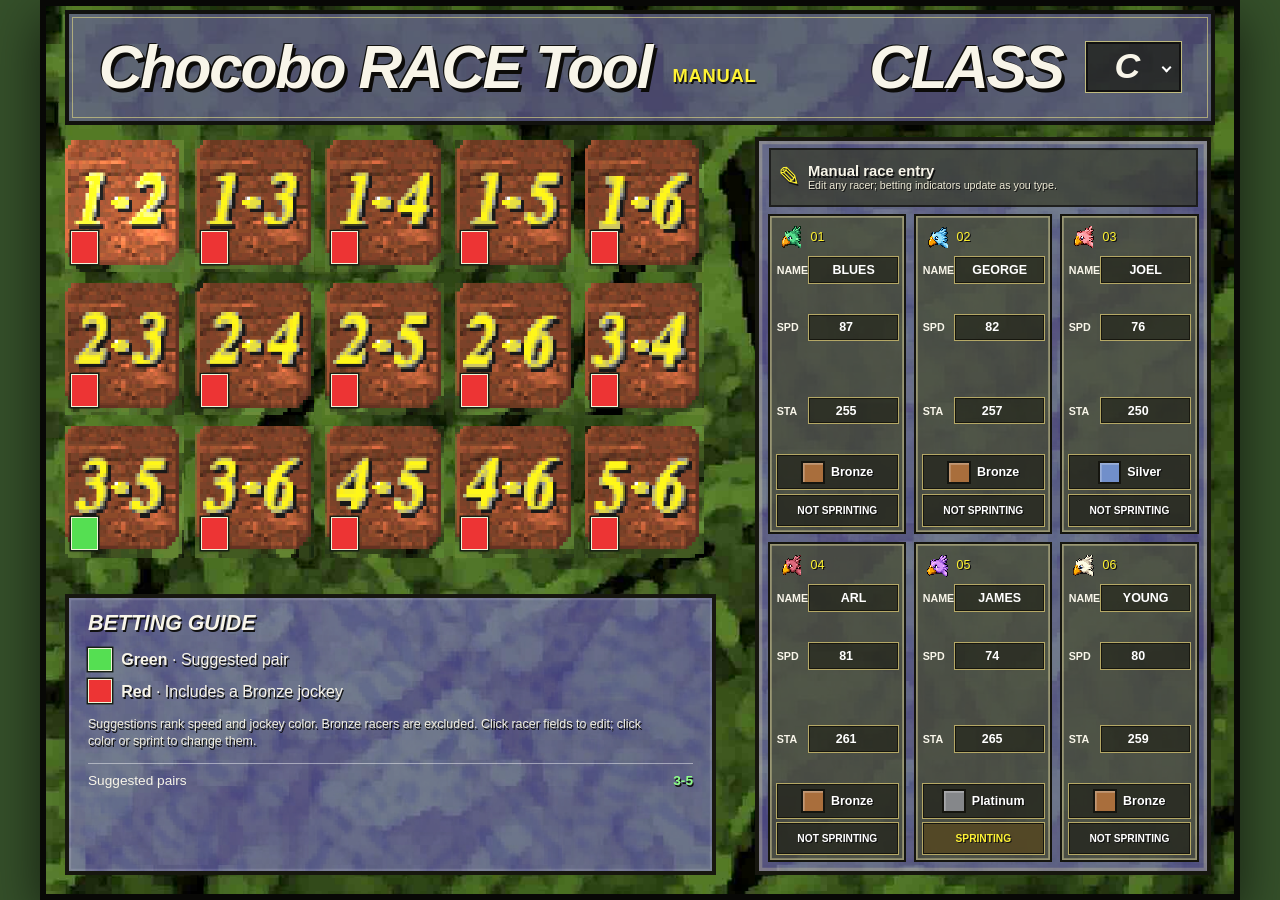
<file: manual/index.html>
<!doctype html>
<html lang="en">
  <head>
    <meta charset="utf-8" />
    <meta name="viewport" content="width=device-width, initial-scale=1" />
    <meta name="theme-color" content="#101512" />
    <title>Chocobo RACE Manual</title>
    <link rel="stylesheet" href="styles.css" />
  </head>
  <body data-rank="C">
    <main class="game-screen" id="top">
      <header class="game-title">
        <span>Chocobo RACE Tool <small>MANUAL</small></span>
        <label class="class-title">CLASS
          <span class="class-select-wrap">
            <select id="class-select" aria-label="Race class">
              <option value="C" selected>C</option><option value="B">B</option><option value="A">A</option><option value="S">S</option>
            </select><span aria-hidden="true"></span>
          </span>
        </label>
      </header>

      <section class="bet-board" aria-label="Betting pair grid">
        <div id="bet-grid" class="bet-grid"></div>
      </section>

      <section class="bet-guide" aria-live="polite">
        <h2>BETTING GUIDE</h2>
        <div class="guide-line"><span class="guide-square guide-square--green"></span><span><b>Green</b> · Suggested pair</span></div>
        <div class="guide-line"><span class="guide-square guide-square--red"></span><span><b>Red</b> · Includes a Bronze jockey</span></div>
        <p>Suggestions rank speed and jockey color. Bronze racers are excluded. Click racer fields to edit; click color or sprint to change them.</p>
        <div class="suggestion-line"><span>Suggested pairs</span><strong id="suggested-pairs">—</strong></div>
      </section>

      <section class="field-window" aria-label="Manual racer details">
        <div class="result-banner"><span class="banner-mark">✎</span><div><strong>Manual race entry</strong><span id="entry-status">Edit any racer; betting indicators update as you type.</span></div></div>
        <div class="race-list" id="race-list"></div>
      </section>
    </main>
    <script src="app.js"></script>
  </body>
</html>
</file>
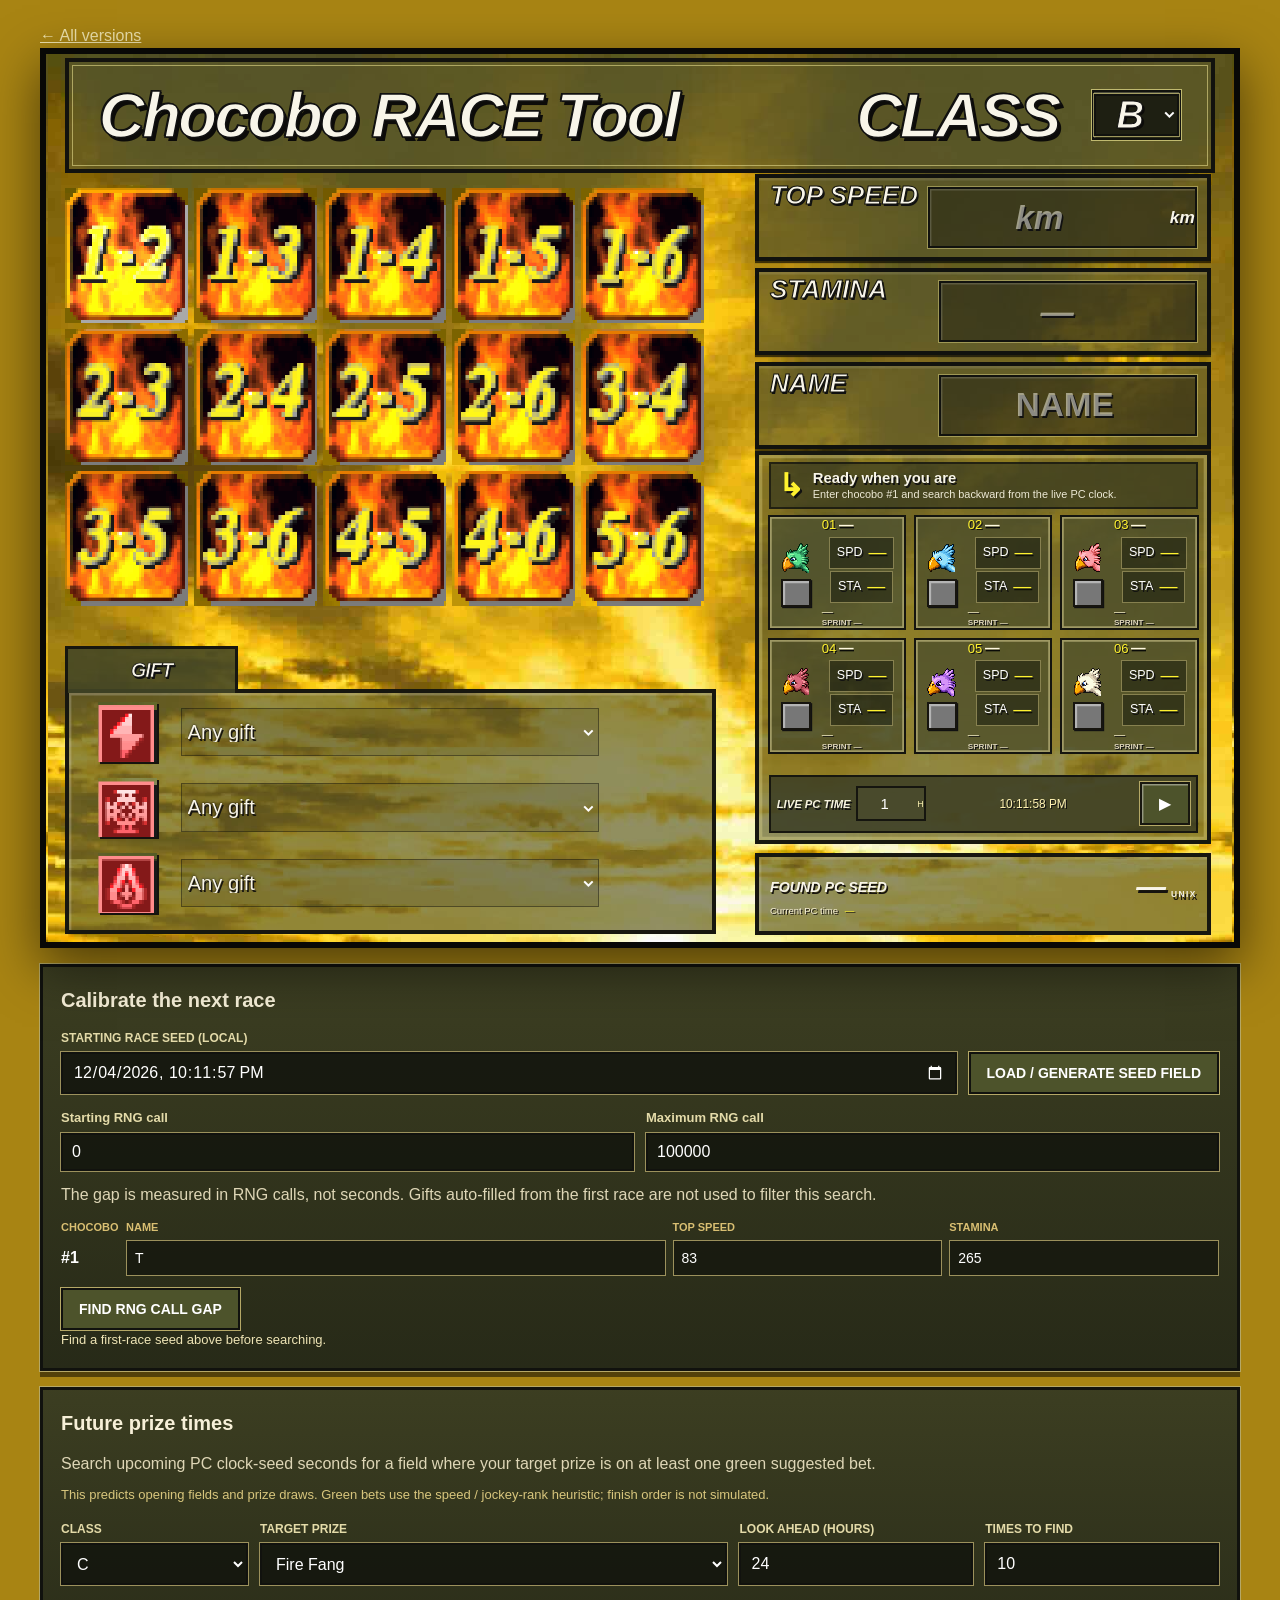
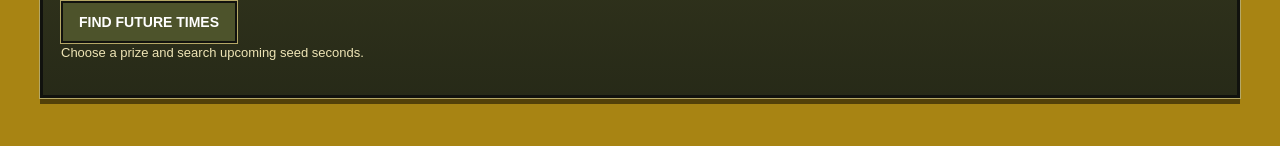
<file: pc/index.html>
<!doctype html>
<html lang="en">
  <head>
    <meta charset="utf-8" />
    <meta name="viewport" content="width=device-width, initial-scale=1" />
    <meta name="theme-color" content="#252b1b" />
    <title>Chocobo Race · PC Predictor</title>
    <link rel="stylesheet" href="psx-theme.css" />
    <link rel="stylesheet" href="styles.css" />
  </head>
  <body data-rank="B">
    <div class="app-shell">
      <main id="top" class="pc-app">
        <a class="back-link" href="../">← All versions</a>

        <section class="game-screen pc-game-screen" aria-label="PC Chocobo race seed finder">
          <header class="game-title">
            <span>Chocobo RACE Tool</span>
            <label class="class-title">Class <span class="class-select-wrap"><select id="rank" name="rank" aria-label="Race class"><option value="C">C</option><option value="B" selected>B</option><option value="A">A</option><option value="S">S</option></select><span aria-hidden="true">⌄</span></span></label>
          </header>

          <section class="bet-board" aria-label="Bet pairs with prediction markers and prize badges">
            <div id="pc-main-bet-grid" class="bet-grid"></div>
          </section>

          <section class="stats-board pc-observed-stats" aria-label="First chocobo data to find">
            <label class="stat-line"><span>Top Speed</span><span class="select-wrap"><input id="pc-seed-racer-speed" type="number" min="0" max="255" placeholder="km" aria-label="First chocobo top speed" /><span class="speed-unit">km</span></span></label>
            <label class="stat-line"><span>Stamina</span><span class="select-wrap"><input id="pc-seed-racer-stamina" type="number" min="0" max="999" placeholder="—" aria-label="First chocobo stamina" /></span></label>
            <label class="stat-line name-line"><span>Name</span><span class="select-wrap"><input id="pc-seed-racer-name" type="text" maxlength="8" placeholder="Name" aria-label="First chocobo name" /></span></label>
          </section>

          <section class="gift-board pc-gift-board" aria-label="Observed prizes to verify the seed">
            <h2 class="gift-tab">GIFT</h2>
            <div class="gift-fields">
              <label class="gift-field"><img src="assets/class-b/item-icons/one.png" alt="" /><span class="sr-only">Observed gift one</span><span class="select-wrap"><select data-observed-gift="1"><option value="">Any gift</option></select><span class="select-arrow">⌄</span></span><span class="gift-gp" data-predicted-gift="1"></span></label>
              <label class="gift-field"><img src="assets/class-b/item-icons/two.png" alt="" /><span class="sr-only">Observed gift two</span><span class="select-wrap"><select data-observed-gift="2"><option value="">Any gift</option></select><span class="select-arrow">⌄</span></span><span class="gift-gp" data-predicted-gift="2"></span></label>
              <label class="gift-field"><img src="assets/class-b/item-icons/three.png" alt="" /><span class="sr-only">Observed gift three</span><span class="select-wrap"><select data-observed-gift="3"><option value="">Any gift</option></select><span class="select-arrow">⌄</span></span><span class="gift-gp" data-predicted-gift="3"></span></label>
            </div>
            <div id="pc-predict-prizes" class="sr-only" aria-label="Predicted gifts"></div>
          </section>

          <section class="field-window" aria-label="Predicted race field">
            <div class="result-banner" id="pc-result-banner" aria-live="polite">
              <span class="banner-mark" id="pc-banner-mark">↳</span>
              <div><strong id="pc-seed-search-status">Ready when you are</strong><span id="pc-seed-search-detail">Enter chocobo #1 and search backward from the live PC clock.</span></div>
              <button id="pc-seed-search-cancel" class="keep-searching-button" type="button" hidden>STOP</button>
            </div>
            <div class="race-list" id="pc-race-list" aria-live="polite">
              <div class="empty-state"><strong>Six in the field</strong><span>Names · speed · stamina · jockey color</span></div>
            </div>
            <div class="time-fields pc-live-search-controls">
              <span class="time-caption">LIVE PC TIME</span>
              <label class="pc-lookback-label"><input id="pc-seed-lookback" type="number" min="1" max="1" value="1" aria-label="Search backward one hour" /><span>H</span></label>
              <span class="pc-live-clock" id="pc-live-clock"></span>
              <button id="pc-seed-search" class="search-button" type="button" aria-label="Search for the seed from current PC time">▶</button>
            </div>
          </section>

          <section class="frame-card pc-seed-card" aria-label="Found PC seed">
            <span class="frame-label">FOUND PC SEED</span>
            <span class="frame-value" id="pc-found-seed">—<small>UNIX</small></span>
            <span class="frame-time" id="pc-found-seed-time">Current PC time <span>—</span></span>
          </section>
        </section>

        <details id="pc-seed-search-list" class="seed-candidate-list" hidden>
          <summary>Other seed matches</summary>
          <div id="pc-seed-search-results" class="seed-results"></div>
        </details>

        <section class="panel calibration" aria-labelledby="calibration-title">
          <h2 id="calibration-title">Calibrate the next race</h2>
          <div class="calibration-seed-row">
            <label>Starting race seed (local)<input id="pc-seed-time" type="datetime-local" step="1" /></label>
            <button id="pc-predict-button" type="button">LOAD / GENERATE SEED FIELD</button>
          </div>
          <div class="gap-limit-row">
            <label for="pc-gap-start">Starting RNG call<input id="pc-gap-start" type="number" min="0" max="1000000" step="1" value="0" /></label>
            <label for="pc-gap-limit">Maximum RNG call<input id="pc-gap-limit" type="number" min="0" max="1000000" step="1000" value="100000" /></label>
          </div>
          <p class="help-text">The gap is measured in RNG calls, not seconds. Gifts auto-filled from the first race are not used to filter this search.</p>
          <div class="observed-race-table" role="group" aria-label="Observed next race first chocobo">
            <div class="observed-race-heading"><span>Chocobo</span><span>Name</span><span>Top speed</span><span>Stamina</span></div>
            <div class="observed-race-row"><strong>#1</strong><input data-racer="1" data-key="name" aria-label="Next race chocobo 1 name" value="T" placeholder="Name" /><input data-racer="1" data-key="speed" aria-label="Next race chocobo 1 top speed" type="number" value="83" placeholder="km" /><input data-racer="1" data-key="stamina" aria-label="Next race chocobo 1 stamina" type="number" value="265" placeholder="Stamina" /></div>
          </div>
          <div class="calibration-actions"><button id="pc-gap-search" type="button">FIND RNG CALL GAP</button><button id="pc-gap-cancel" type="button" hidden>STOP SEARCH</button></div>
          <div id="pc-gap-status" class="status" aria-live="polite">Find a first-race seed above before searching.</div>
          <div id="pc-gap-result" class="gap-result" hidden>
            <h3>Next race match</h3>
            <div id="pc-gap-result-details" class="status"></div>
            <label class="candidate-picker" for="pc-gap-candidate" hidden>Candidate gap<select id="pc-gap-candidate"></select></label>
            <ol id="pc-gap-field" class="gap-field pc-racer-strip"></ol>
            <div id="pc-gap-prizes" class="prize-list"></div>
            <button id="pc-gap-populate" type="button">POPULATE ABOVE</button>
          </div>
        </section>

        <section class="panel future-prize" aria-labelledby="future-prize-title">
          <h2 id="future-prize-title">Future prize times</h2>
          <p>Search upcoming PC clock-seed seconds for a field where your target prize is on at least one green suggested bet.</p>
          <p class="calibration-note">This predicts opening fields and prize draws. Green bets use the speed / jockey-rank heuristic; finish order is not simulated.</p>
          <div class="future-prize-controls">
            <label>Class<select id="pc-future-rank"><option>C</option><option>B</option><option>A</option><option>S</option></select></label>
            <label>Target prize<select id="pc-future-prize"></select></label>
            <label>Look ahead (hours)<input id="pc-future-hours" type="number" min="1" max="168" value="24" /></label>
            <label>Times to find<input id="pc-future-count" type="number" min="1" max="50" value="10" /></label>
          </div>
          <div class="calibration-actions"><button id="pc-future-search" type="button">FIND FUTURE TIMES</button><button id="pc-future-cancel" type="button" hidden>STOP SEARCH</button></div>
          <div id="pc-future-status" class="status" aria-live="polite">Choose a prize and search upcoming seed seconds.</div>
          <div id="pc-future-results" class="future-results"></div>
        </section>
      </main>
    </div>
    <script src="pc-race-model.js?v=pc-prize-sort-1"></script>
    <script src="pc-predictor-ui.js"></script>
  </body>
</html>
</file>
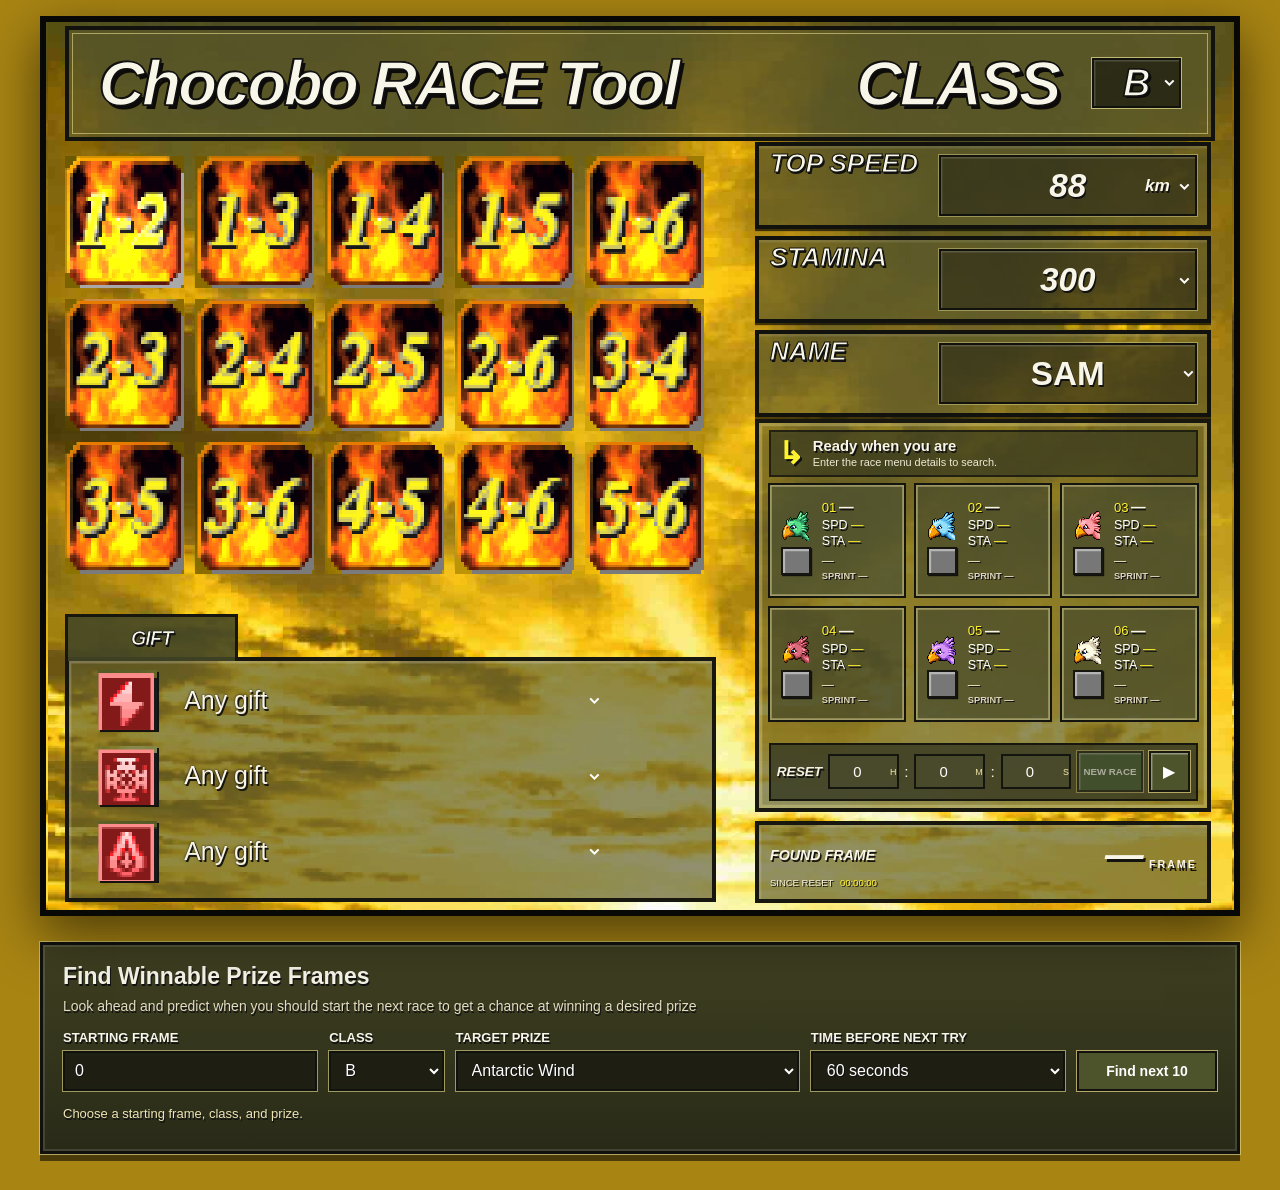
<file: psx/index.html>
<!doctype html>
<html lang="en">
  <head>
    <meta charset="utf-8" />
    <meta name="viewport" content="width=device-width, initial-scale=1" />
    <meta name="theme-color" content="#101512" />
    <title>Chocobo Race Finder</title>
    <link rel="stylesheet" href="styles.css" />
  </head>
  <body>
    <div class="app-shell">
      <main id="top">
        <form id="search-form" class="game-screen">
          <header class="game-title">
            <span>Chocobo RACE Tool</span>
            <label class="class-title">Class <span class="class-select-wrap"><select id="rank" name="rank" aria-label="Race class"><option value="C">C</option><option value="B" selected>B</option><option value="A">A</option><option value="S">S</option></select><span aria-hidden="true">⌄</span></span></label>
          </header>

          <section class="bet-board" aria-label="All fifteen chocobo pair tiles">
            <div id="bet-grid" class="bet-grid"></div>
          </section>

          <section class="stats-board" aria-label="First chocobo details">
            <label class="stat-line speed-line"><span>Top Speed</span><span class="speed-control"><span class="select-wrap"><select id="speed" name="speed" aria-label="Top speed"></select><span class="speed-unit" aria-hidden="true">km</span><span class="select-arrow">⌄</span></span></span></label>
            <label class="stat-line"><span>Stamina</span><span class="select-wrap"><select id="stamina" name="stamina" aria-label="Stamina"></select><span class="select-arrow">⌄</span></span></label>
            <label class="stat-line name-line"><span>Name</span><span class="select-wrap"><select id="name" name="name" aria-label="First chocobo name"></select><span class="select-arrow">⌄</span></span></label>
          </section>

          <section class="gift-board" aria-label="Race prizes">
            <h2 class="gift-tab">GIFT</h2>
            <div class="gift-fields">
              <label class="gift-field"><img src="assets/class-b/item-icons/one.png" alt="" /><span class="sr-only">Prize one</span><span class="select-wrap"><select id="prize-0"></select><span class="select-arrow">⌄</span></span><span class="gift-gp" aria-live="polite"></span></label>
              <label class="gift-field"><img src="assets/class-b/item-icons/two.png" alt="" /><span class="sr-only">Prize two</span><span class="select-wrap"><select id="prize-1"></select><span class="select-arrow">⌄</span></span><span class="gift-gp" aria-live="polite"></span></label>
              <label class="gift-field"><img src="assets/class-b/item-icons/three.png" alt="" /><span class="sr-only">Prize three</span><span class="select-wrap"><select id="prize-2"></select><span class="select-arrow">⌄</span></span><span class="gift-gp" aria-live="polite"></span></label>
            </div>
          </section>

          <section class="field-window" aria-label="Six generated chocobos">
            <div class="result-banner" id="result-banner" aria-live="polite">
              <span class="banner-mark" id="banner-mark">↳</span>
              <div><strong id="result-status">Ready when you are</strong><span id="result-detail">Enter the race menu details to search.</span></div>
              <button class="keep-searching-button" id="keep-searching-button" type="button" hidden>KEEP SEARCHING</button>
            </div>
            <div class="race-list" id="race-list" aria-live="polite">
              <div class="empty-state"><strong>Six in the field</strong><span>Names · speed · stamina · AI</span></div>
            </div>
            <div class="time-fields">
              <span class="time-caption">RESET</span>
              <label><input id="hours" type="number" min="0" max="999999" value="0" inputmode="numeric" aria-label="Hours since power reset" /><span>H</span></label>
              <i>:</i>
              <label><input id="minutes" type="number" min="0" max="59" value="0" inputmode="numeric" aria-label="Minutes since power reset" /><span>M</span></label>
              <i>:</i>
              <label><input id="seconds" type="number" min="0" max="59" step="any" value="0" inputmode="numeric" aria-label="Seconds since power reset" /><span>S</span></label>
              <button class="new-race-button" id="new-race-button" type="button" disabled>NEW RACE</button>
              <button class="search-button" id="search-button" type="submit" aria-label="Find matching frame">▶</button>
              <button class="cancel-button" id="cancel-button" type="button" hidden>STOP</button>
            </div>
          </section>

          <section class="frame-card" id="frame-card" aria-label="Found frame">
            <span class="frame-label">FOUND FRAME</span>
            <span class="frame-value" id="frame-value">—<small>FRAME</small></span>
            <span class="frame-time" id="frame-time">Time since reset <span>00:00:00</span></span>
          </section>
        </form>

        <section class="prize-hunt" aria-labelledby="prize-hunt-title">
          <h2 id="prize-hunt-title">Find Winnable Prize Frames</h2>
          <p>Look ahead and predict when you should start the next race to get a chance at winning a desired prize</p>
          <div class="prize-hunt-controls">
            <label>Starting frame<input id="hunt-frame" type="number" min="0" max="4194303" step="1" value="0" /></label>
            <label>Class<select id="hunt-rank"><option value="C">C</option><option value="B" selected>B</option><option value="A">A</option><option value="S">S</option></select></label>
            <label>Target prize<select id="hunt-prize"></select></label>
            <label>Time before next try<select id="hunt-step"><option value="30">30 seconds</option><option value="45">45 seconds</option><option value="60" selected>60 seconds</option><option value="90">90 seconds</option><option value="120">120 seconds</option></select></label>
            <button id="hunt-button" type="button">Find next 10</button>
          </div>
          <div id="hunt-status" class="hunt-status" aria-live="polite">Choose a starting frame, class, and prize.</div>
          <ol id="hunt-results" class="hunt-results" aria-live="polite"></ol>
        </section>
      </main>
    </div>
    <script src="app.js"></script>
  </body>
</html>
</file>
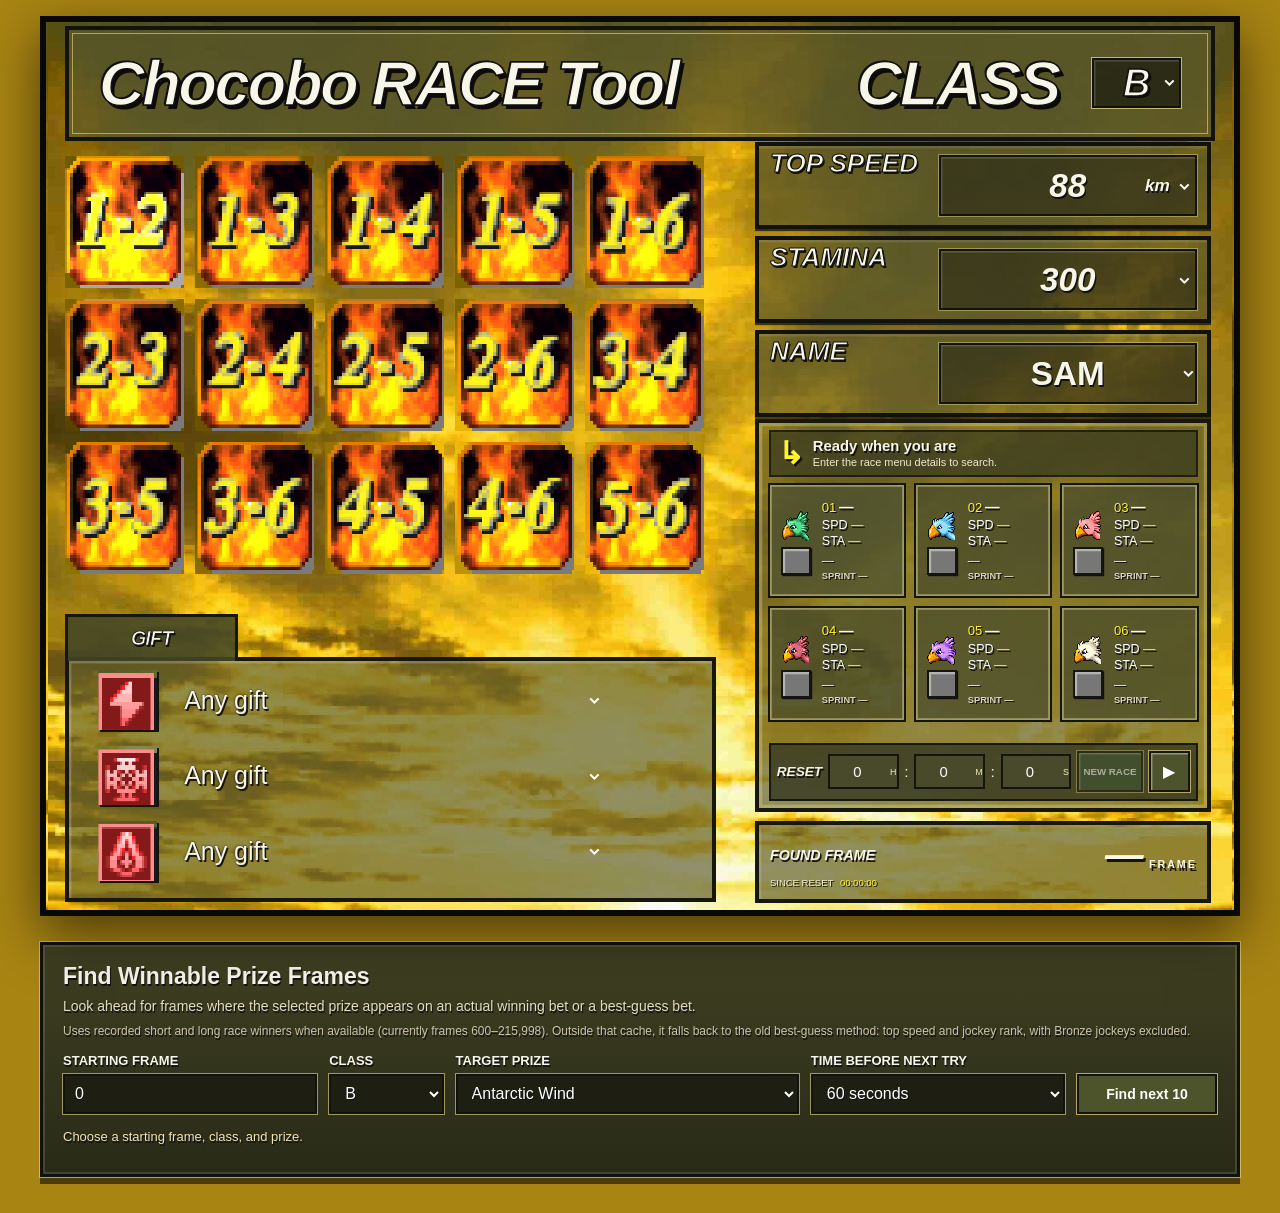
<file: psxcomputed/index.html>
<!doctype html>
<html lang="en">
  <head>
    <meta charset="utf-8" />
    <meta http-equiv="refresh" content="0; url=webapp/" />
    <meta name="viewport" content="width=device-width, initial-scale=1" />
    <title>PSX Computed Winner Lookup</title>
  </head>
  <body>
    <p><a href="webapp/">Open the PSX Computed Winner Lookup</a></p>
  </body>
</html>
</file>
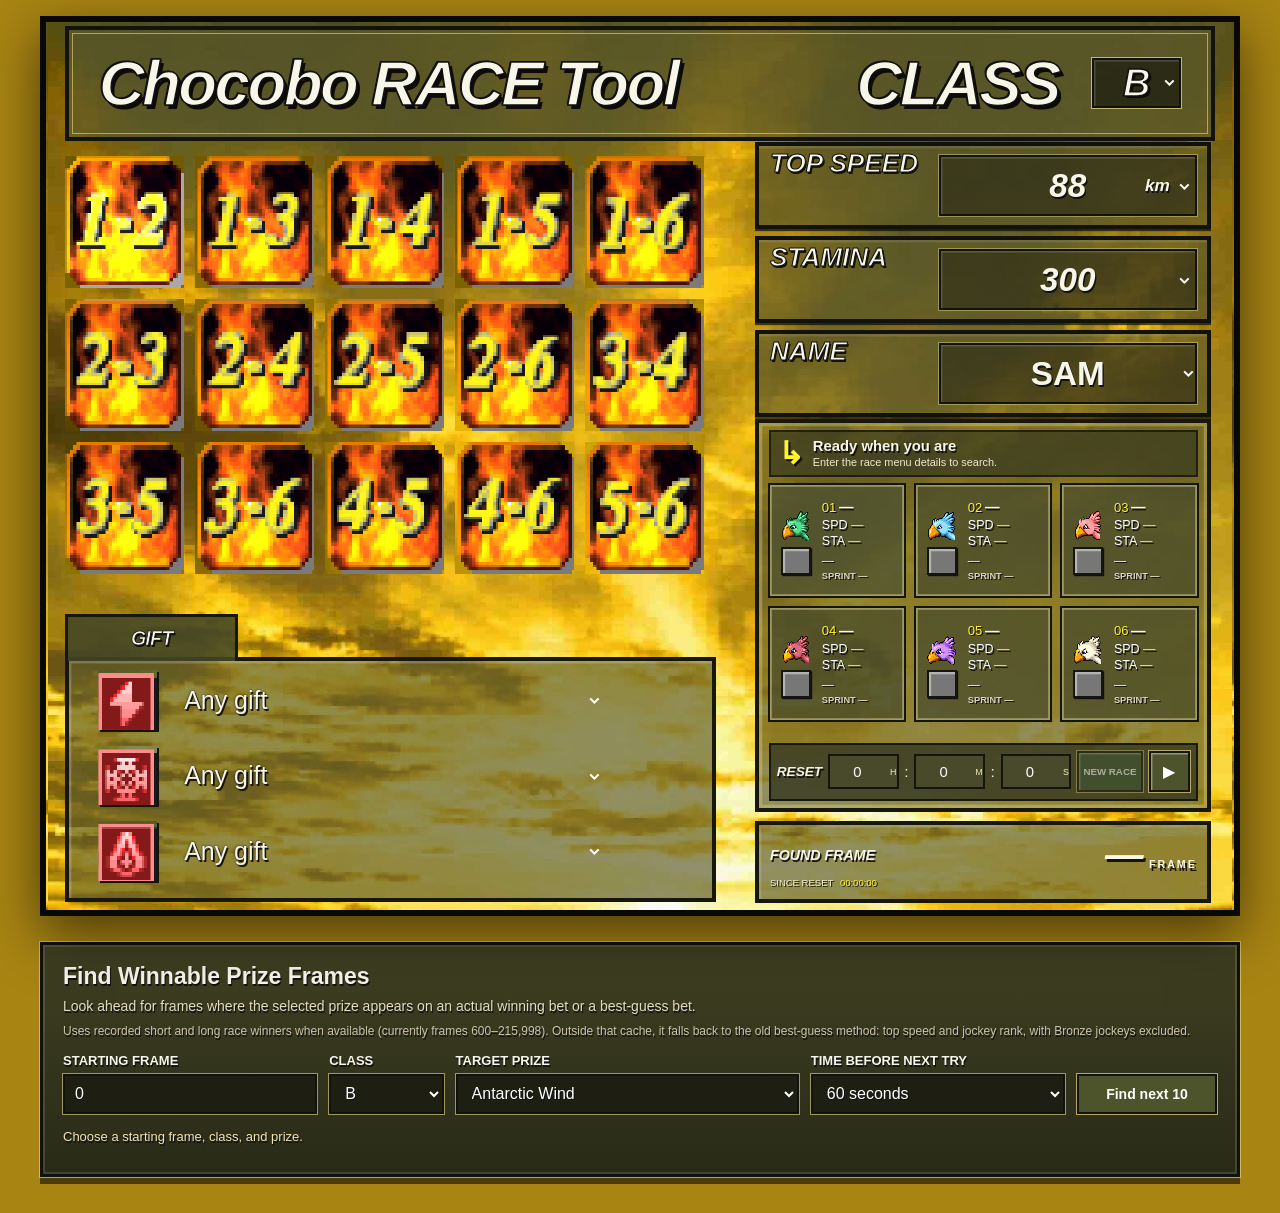
<file: psxcomputed/webapp/index.html>
<!doctype html>
<html lang="en">
  <head>
    <meta charset="utf-8" />
    <meta name="viewport" content="width=device-width, initial-scale=1" />
    <meta name="theme-color" content="#101512" />
    <title>Chocobo Race Finder</title>
    <link rel="stylesheet" href="styles.css" />
  </head>
  <body>
    <div class="app-shell">
      <main id="top">
        <form id="search-form" class="game-screen">
          <header class="game-title">
            <span>Chocobo RACE Tool</span>
            <label class="class-title">Class <span class="class-select-wrap"><select id="rank" name="rank" aria-label="Race class"><option value="C">C</option><option value="B" selected>B</option><option value="A">A</option><option value="S">S</option></select><span aria-hidden="true">⌄</span></span></label>
          </header>

          <section class="bet-board" aria-label="All fifteen chocobo pair tiles">
            <div id="bet-grid" class="bet-grid"></div>
          </section>

          <section class="stats-board" aria-label="First chocobo details">
            <label class="stat-line speed-line"><span>Top Speed</span><span class="speed-control"><span class="select-wrap"><select id="speed" name="speed" aria-label="Top speed"></select><span class="speed-unit" aria-hidden="true">km</span><span class="select-arrow">⌄</span></span></span></label>
            <label class="stat-line"><span>Stamina</span><span class="select-wrap"><select id="stamina" name="stamina" aria-label="Stamina"></select><span class="select-arrow">⌄</span></span></label>
            <label class="stat-line name-line"><span>Name</span><span class="select-wrap"><select id="name" name="name" aria-label="First chocobo name"></select><span class="select-arrow">⌄</span></span></label>
          </section>

          <section class="gift-board" aria-label="Race prizes">
            <h2 class="gift-tab">GIFT</h2>
            <div class="gift-fields">
              <label class="gift-field"><img src="assets/class-b/item-icons/one.png" alt="" /><span class="sr-only">Prize one</span><span class="select-wrap"><select id="prize-0"></select><span class="select-arrow">⌄</span></span><span class="gift-gp" aria-live="polite"></span></label>
              <label class="gift-field"><img src="assets/class-b/item-icons/two.png" alt="" /><span class="sr-only">Prize two</span><span class="select-wrap"><select id="prize-1"></select><span class="select-arrow">⌄</span></span><span class="gift-gp" aria-live="polite"></span></label>
              <label class="gift-field"><img src="assets/class-b/item-icons/three.png" alt="" /><span class="sr-only">Prize three</span><span class="select-wrap"><select id="prize-2"></select><span class="select-arrow">⌄</span></span><span class="gift-gp" aria-live="polite"></span></label>
            </div>
          </section>

          <section class="field-window" aria-label="Six generated chocobos">
            <div class="result-banner" id="result-banner" aria-live="polite">
              <span class="banner-mark" id="banner-mark">↳</span>
              <div><strong id="result-status">Ready when you are</strong><span id="result-detail">Enter the race menu details to search.</span></div>
              <button class="keep-searching-button" id="keep-searching-button" type="button" hidden>KEEP SEARCHING</button>
            </div>
            <div class="race-list" id="race-list" aria-live="polite">
              <div class="empty-state"><strong>Six in the field</strong><span>Names · speed · stamina · AI</span></div>
            </div>
            <div class="time-fields">
              <span class="time-caption">RESET</span>
              <label><input id="hours" type="number" min="0" max="999999" value="0" inputmode="numeric" aria-label="Hours since power reset" /><span>H</span></label>
              <i>:</i>
              <label><input id="minutes" type="number" min="0" max="59" value="0" inputmode="numeric" aria-label="Minutes since power reset" /><span>M</span></label>
              <i>:</i>
              <label><input id="seconds" type="number" min="0" max="59" step="any" value="0" inputmode="numeric" aria-label="Seconds since power reset" /><span>S</span></label>
              <button class="new-race-button" id="new-race-button" type="button" disabled>NEW RACE</button>
              <button class="search-button" id="search-button" type="submit" aria-label="Find matching frame">▶</button>
              <button class="cancel-button" id="cancel-button" type="button" hidden>STOP</button>
            </div>
          </section>

          <section class="frame-card" id="frame-card" aria-label="Found frame">
            <span class="frame-label">FOUND FRAME</span>
            <span class="frame-value" id="frame-value">—<small>FRAME</small></span>
            <span class="frame-time" id="frame-time">Time since reset <span>00:00:00</span></span>
          </section>
        </form>

        <section class="prize-hunt" aria-labelledby="prize-hunt-title">
          <h2 id="prize-hunt-title">Find Winnable Prize Frames</h2>
          <p>Look ahead for frames where the selected prize appears on an actual winning bet or a best-guess bet.</p>
          <p class="database-coverage">Uses recorded short and long race winners when available (currently frames 600–215,998). Outside that cache, it falls back to the old best-guess method: top speed and jockey rank, with Bronze jockeys excluded.</p>
          <div class="prize-hunt-controls">
            <label>Starting frame<input id="hunt-frame" type="number" min="0" max="4294967295" step="1" value="0" /></label>
            <label>Class<select id="hunt-rank"><option value="C">C</option><option value="B" selected>B</option><option value="A">A</option><option value="S">S</option></select></label>
            <label>Target prize<select id="hunt-prize"></select></label>
            <label>Time before next try<select id="hunt-step"><option value="30">30 seconds</option><option value="45">45 seconds</option><option value="60" selected>60 seconds</option><option value="90">90 seconds</option><option value="120">120 seconds</option></select></label>
            <button id="hunt-button" type="button">Find next 10</button>
          </div>
          <div id="hunt-status" class="hunt-status" aria-live="polite">Choose a starting frame, class, and prize.</div>
          <ol id="hunt-results" class="hunt-results" aria-live="polite"></ol>
        </section>
      </main>
    </div>
    <script src="vendor/jszip.min.js"></script>
    <script src="app.js"></script>
  </body>
</html>
</file>
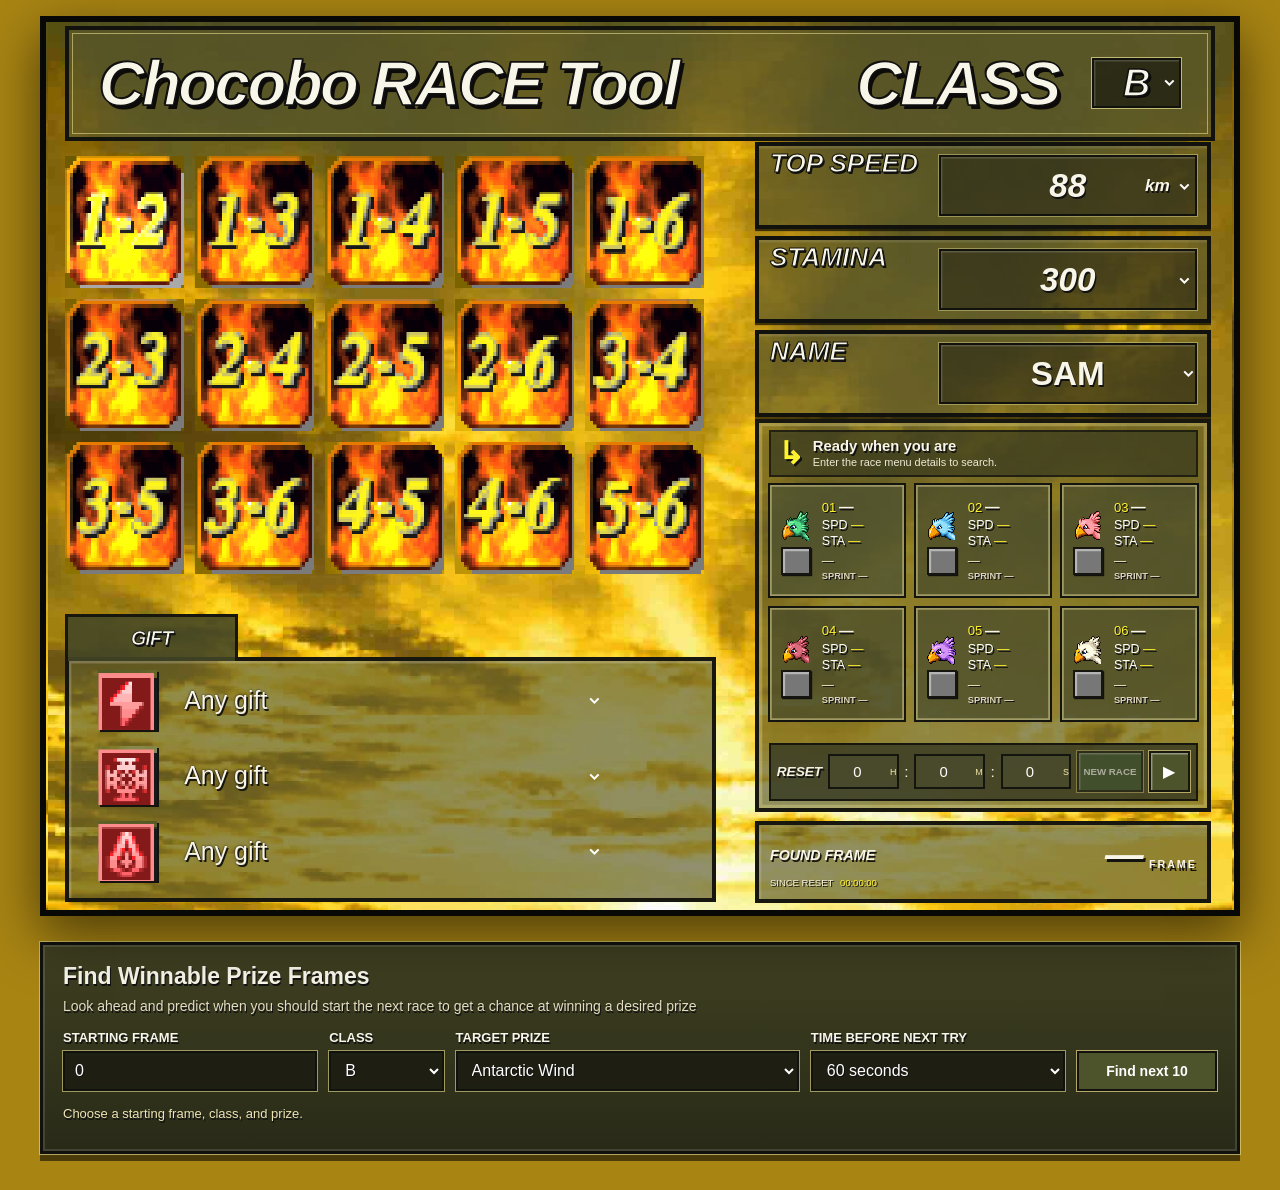
<file: psxracer/webapp/index.html>
<!doctype html>
<html lang="en">
  <head>
    <meta charset="utf-8" />
    <meta name="viewport" content="width=device-width, initial-scale=1" />
    <meta name="theme-color" content="#101512" />
    <title>Chocobo Race Finder</title>
    <link rel="stylesheet" href="styles.css" />
  </head>
  <body>
    <div class="app-shell">
      <main id="top">
        <form id="search-form" class="game-screen">
          <header class="game-title">
            <span>Chocobo RACE Tool</span>
            <label class="class-title">Class <span class="class-select-wrap"><select id="rank" name="rank" aria-label="Race class"><option value="C">C</option><option value="B" selected>B</option><option value="A">A</option><option value="S">S</option></select><span aria-hidden="true">⌄</span></span></label>
          </header>

          <section class="bet-board" aria-label="All fifteen chocobo pair tiles">
            <div id="bet-grid" class="bet-grid"></div>
          </section>

          <section class="stats-board" aria-label="First chocobo details">
            <label class="stat-line speed-line"><span>Top Speed</span><span class="speed-control"><span class="select-wrap"><select id="speed" name="speed" aria-label="Top speed"></select><span class="speed-unit" aria-hidden="true">km</span><span class="select-arrow">⌄</span></span></span></label>
            <label class="stat-line"><span>Stamina</span><span class="select-wrap"><select id="stamina" name="stamina" aria-label="Stamina"></select><span class="select-arrow">⌄</span></span></label>
            <label class="stat-line name-line"><span>Name</span><span class="select-wrap"><select id="name" name="name" aria-label="First chocobo name"></select><span class="select-arrow">⌄</span></span></label>
          </section>

          <section class="gift-board" aria-label="Race prizes">
            <h2 class="gift-tab">GIFT</h2>
            <div class="gift-fields">
              <label class="gift-field"><img src="assets/class-b/item-icons/one.png" alt="" /><span class="sr-only">Prize one</span><span class="select-wrap"><select id="prize-0"></select><span class="select-arrow">⌄</span></span><span class="gift-gp" aria-live="polite"></span></label>
              <label class="gift-field"><img src="assets/class-b/item-icons/two.png" alt="" /><span class="sr-only">Prize two</span><span class="select-wrap"><select id="prize-1"></select><span class="select-arrow">⌄</span></span><span class="gift-gp" aria-live="polite"></span></label>
              <label class="gift-field"><img src="assets/class-b/item-icons/three.png" alt="" /><span class="sr-only">Prize three</span><span class="select-wrap"><select id="prize-2"></select><span class="select-arrow">⌄</span></span><span class="gift-gp" aria-live="polite"></span></label>
            </div>
          </section>

          <section class="field-window" aria-label="Six generated chocobos">
            <div class="result-banner" id="result-banner" aria-live="polite">
              <span class="banner-mark" id="banner-mark">↳</span>
              <div><strong id="result-status">Ready when you are</strong><span id="result-detail">Enter the race menu details to search.</span></div>
              <button class="keep-searching-button" id="keep-searching-button" type="button" hidden>KEEP SEARCHING</button>
            </div>
            <div class="race-list" id="race-list" aria-live="polite">
              <div class="empty-state"><strong>Six in the field</strong><span>Names · speed · stamina · AI</span></div>
            </div>
            <div class="time-fields">
              <span class="time-caption">RESET</span>
              <label><input id="hours" type="number" min="0" max="999999" value="0" inputmode="numeric" aria-label="Hours since power reset" /><span>H</span></label>
              <i>:</i>
              <label><input id="minutes" type="number" min="0" max="59" value="0" inputmode="numeric" aria-label="Minutes since power reset" /><span>M</span></label>
              <i>:</i>
              <label><input id="seconds" type="number" min="0" max="59" step="any" value="0" inputmode="numeric" aria-label="Seconds since power reset" /><span>S</span></label>
              <button class="new-race-button" id="new-race-button" type="button" disabled>NEW RACE</button>
              <button class="search-button" id="search-button" type="submit" aria-label="Find matching frame">▶</button>
              <button class="cancel-button" id="cancel-button" type="button" hidden>STOP</button>
            </div>
          </section>

          <section class="frame-card" id="frame-card" aria-label="Found frame">
            <span class="frame-label">FOUND FRAME</span>
            <span class="frame-value" id="frame-value">—<small>FRAME</small></span>
            <span class="frame-time" id="frame-time">Time since reset <span>00:00:00</span></span>
          </section>
        </form>

        <section class="prize-hunt" aria-labelledby="prize-hunt-title">
          <h2 id="prize-hunt-title">Find Winnable Prize Frames</h2>
          <p>Look ahead and predict when you should start the next race to get a chance at winning a desired prize</p>
          <div class="prize-hunt-controls">
            <label>Starting frame<input id="hunt-frame" type="number" min="0" max="4294967295" step="1" value="0" /></label>
            <label>Class<select id="hunt-rank"><option value="C">C</option><option value="B" selected>B</option><option value="A">A</option><option value="S">S</option></select></label>
            <label>Target prize<select id="hunt-prize"></select></label>
            <label>Time before next try<select id="hunt-step"><option value="30">30 seconds</option><option value="45">45 seconds</option><option value="60" selected>60 seconds</option><option value="90">90 seconds</option><option value="120">120 seconds</option></select></label>
            <button id="hunt-button" type="button">Find next 10</button>
          </div>
          <div id="hunt-status" class="hunt-status" aria-live="polite">Choose a starting frame, class, and prize.</div>
          <ol id="hunt-results" class="hunt-results" aria-live="polite"></ol>
        </section>
      </main>
    </div>
    <script src="app.js"></script>
  </body>
</html>
</file>
<file: manual/styles.css>
:root {
  color-scheme: dark;
  --letter: #f8f5e9;
  --gold: #fff22f;
  --game: sans-serif;
  --stage-texture: url("assets/class-c/backdrop.jpg");
  --menu-overlay-image: url("assets/class-c/menu-overlay.jpg");
  --choco-texture: url("assets/class-c/choco-panel.png");
  --title-bg: rgba(101,97,148,.72);
}
* { box-sizing: border-box; }
body { min-height: 100vh; margin: 0; color: var(--letter); background: #35502a; font-family: sans-serif; }
.game-screen {
  position: relative; width: min(100vw,1200px); min-width: 760px; aspect-ratio: 4 / 3; margin: auto;
  overflow: hidden; container-type: inline-size; border: max(3px,.48cqw) solid #080806;
  background: #314327 var(--stage-texture) center / cover no-repeat; box-shadow: 0 18px 50px #0009;
}
.game-title {
  position: absolute; inset: .45% 1.6% auto; height: 12.9%; display: flex; align-items: center; justify-content: space-between;
  padding: 0 2.5%; border: .4cqw solid #12120e; outline: 1px solid #dad283a6; outline-offset: -.7cqw;
  background: var(--title-bg); color: var(--letter); font: italic 900 5.1cqw/1 var(--game); letter-spacing: -.04em;
  text-transform: uppercase; text-shadow: .27cqw .33cqw #0c0b09,-.1cqw -.1cqw #10100e,.1cqw .12cqw #111;
}
.game-title > span { white-space: nowrap; text-transform: none; }
.game-title > span small { margin-left: .6cqw; color: #fff334; font: 900 1.55cqw/1 sans-serif; letter-spacing: .04em; vertical-align: .35em; text-shadow: .12cqw .16cqw #111; }
.class-title { display: flex; align-items: center; gap: 2cqw; white-space: nowrap; }
.class-select-wrap { position: relative; display: inline-flex; align-items: center; width: 8cqw; height: 4.2cqw; border: .2cqw solid #111; outline: .1cqw solid #dad283cc; background: #191b11b3; }
.class-select-wrap select { width: 100%; height: 100%; padding: 0 1.4cqw 0 .3cqw; color: var(--letter); border: 0; background: transparent; font: italic 900 3cqw/1 var(--game); text-align: center; appearance: none; }
.class-select-wrap > span { position: absolute; right: .75cqw; top: 42%; width: .6cqw; height: .6cqw; border-right: .17cqw solid white; border-bottom: .17cqw solid white; transform: rotate(45deg); pointer-events: none; }
.bet-board { position: absolute; left: 1.6%; top: 15.1%; width: 53.8%; height: 47.1%; }
.bet-grid { display: grid; width: 100%; height: 100%; grid-template: repeat(3,1fr)/repeat(5,1fr); gap: .9cqw; }
.bet-cell { position: relative; min-width: 0; min-height: 0; overflow: hidden; }
.tile-image { display: block; width: 100%; height: 100%; object-fit: fill; image-rendering: pixelated; }
.bet-cell.has-bronze::before,.bet-cell.is-predicted::after { position: absolute; bottom: 6%; z-index: 3; width: 21%; height: 24%; border: .14cqw solid #f0f4d8; box-shadow: 0 0 0 .12cqw #172014,0 .1cqw .2cqw #000a; content: ""; pointer-events: none; }
.bet-cell.has-bronze::before { left: 5%; background: #ed3434; }
.bet-cell.is-predicted::after { left: 5%; background: #55df52; }
.bet-cell.has-bronze.is-predicted::after { left: auto; right: 5%; }
.bet-guide {
  position: absolute; left: 1.6%; top: 66.2%; width: 54.8%; height: 31.7%; padding: 1.3cqw 1.6cqw;
  border: .35cqw solid #17170f; background: rgba(117,111,186,.58); color: var(--letter);
  box-shadow: inset 0 0 0 .18cqw #ffffff26;
}
.bet-guide::before { position: absolute; inset: 0; z-index: 0; background: var(--menu-overlay-image) center/cover; content: ""; opacity: .22; pointer-events: none; }
.bet-guide > * { position: relative; z-index: 1; }
.bet-guide h2 { margin: 0 0 1.1cqw; font: italic 900 1.8cqw/1 sans-serif; text-shadow: .12cqw .17cqw #111; }
.guide-line { display: flex; align-items: center; gap: .8cqw; margin: .65cqw 0; font-size: 1.35cqw; text-shadow: .1cqw .14cqw #111; }
.guide-square { display: inline-block; flex: 0 0 2cqw; width: 2cqw; height: 2cqw; border: .14cqw solid #f0f4d8; box-shadow: 0 0 0 .12cqw #172014; }
.guide-square--green { background: #55df52; }.guide-square--red { background: #ed3434; }
.bet-guide p { max-width: 95%; margin: 1.1cqw 0; font-size: 1.05cqw; line-height: 1.35; color: #f0eedf; text-shadow: .1cqw .14cqw #111; }
.suggestion-line { display: flex; justify-content: space-between; gap: .6cqw; padding-top: .8cqw; border-top: .15cqw solid #ffffff70; font-size: 1.15cqw; }
.suggestion-line strong { color: #8dff87; text-shadow: .1cqw .14cqw #111; text-align: right; }
.field-window {
  position: absolute; left: 59.7%; top: 14.7%; width: 38.4%; height: 83.2%; padding: .8cqw;
  border: .4cqw solid #17170f; background: rgba(117,111,186,.58); box-shadow: inset 0 0 0 .28cqw #f1e7974d;
}
.field-window::before { position: absolute; inset: 0; z-index: 0; background: var(--menu-overlay-image) center/cover; content: ""; opacity: .2; pointer-events: none; }
.result-banner { position: absolute; z-index: 1; top: .65cqw; left: .8cqw; right: .8cqw; height: 8%; display: flex; align-items: center; gap: .6cqw; padding: .3cqw .6cqw; border: .25cqw solid #111b; background: #33361fa8; }
.banner-mark { color: var(--gold); font-size: 2.3cqw; text-shadow: .12cqw .2cqw #111; }
.result-banner strong { display: block; font-size: 1.25cqw; text-shadow: .12cqw .15cqw #111; }
.result-banner div span { display: block; color: #ede9d5; font-size: .9cqw; text-shadow: .08cqw .12cqw #111; }
.race-list { position: absolute; z-index: 1; left: .75cqw; right: .75cqw; top: 10%; bottom: .75cqw; display: grid; grid-template: repeat(2,minmax(0,1fr))/repeat(3,minmax(0,1fr)); gap: .65cqw; }
.racer-card { min-width: 0; min-height: 0; display: grid; grid-template-rows: auto auto 1fr auto auto; align-content: start; gap: .45cqw; padding: .55cqw; border: .23cqw solid #15150f; background: #44482cb3; box-shadow: inset 0 0 0 .15cqw #f5eaaa73; }
.racer-heading { display: flex; align-items: center; gap: .35cqw; min-width: 0; }
.racer-avatar { width: 2.5cqw; height: 2.5cqw; object-fit: contain; image-rendering: pixelated; }
.racer-avatar--2 { transform: scale(1.35); }
.racer-number { font-size: 1.05cqw; color: var(--gold); text-shadow: .1cqw .12cqw #111; }
.racer-input-row,.racer-stat { min-width: 0; display: grid; grid-template-columns: 24% minmax(0,1fr); align-items: center; gap: .3cqw; font-size: .9cqw; font-weight: 900; }
.racer-name { width: 100%; min-width: 0; height: 2.15cqw; padding: 0 .3cqw; border: .14cqw solid #17170f; outline: .07cqw solid #b5a866; background: #191b1190; color: white; font: 800 1.05cqw sans-serif; text-align: center; text-transform: uppercase; }
.racer-stats { display: grid; grid-template-columns: 1fr; gap: .35cqw; }
.racer-stat input { width: 100%; min-width: 0; height: 2.15cqw; padding: 0 .25cqw; border: .13cqw solid #17170f; outline: .07cqw solid #b5a866; background: #191b1190; color: white; font: 800 1.05cqw sans-serif; text-align: center; }
.color-button,.sprint-button { width: 100%; min-width: 0; display: flex; align-items: center; justify-content: center; gap: .5cqw; padding: .35cqw; border: .15cqw solid #15150f; outline: .07cqw solid #b5a866; background: #22241bbd; color: white; cursor: pointer; }
.color-button { align-self: end; }
.jockey-swatch { flex: 0 0 2cqw; width: 2cqw; height: 2cqw; border: .18cqw solid #15150f; box-shadow: inset .14cqw .14cqw #ffffff4a; }
.jockey-name { font-size: 1.05cqw; font-weight: 900; text-shadow: .1cqw .12cqw #111; }
.sprint-button { min-height: 2.6cqw; font-size: .86cqw; font-weight: 900; text-shadow: .1cqw .12cqw #111; }
.sprint-button.is-sprinting { color: #fff334; background: #554722d9; }
input:focus-visible,button:focus-visible,select:focus-visible { outline: .16cqw solid #fff334; outline-offset: .1cqw; }

body[data-rank="C"] { background: #35502a; --stage-texture:url("assets/class-c/backdrop.jpg"); --menu-overlay-image:url("assets/class-c/menu-overlay.jpg"); --title-bg:rgba(101,97,148,.72); }
body[data-rank="B"] { background: #a88413; --stage-texture:url("assets/class-b/backdrop.jpg"); --menu-overlay-image:none; --title-bg:rgba(91,88,42,.78); }
body[data-rank="A"] { background: #f16f9a; --stage-texture:url("assets/class-a/backdrop.png"); --menu-overlay-image:url("assets/class-a/menu-overlay.jpg"); --title-bg:rgba(244,113,153,.75); }
body[data-rank="S"] { background: #d7ae50; --stage-texture:url("assets/class-s/backdrop.jpg"); --menu-overlay-image:url("assets/class-s/menu-overlay.jpg"); --title-bg:rgba(132,105,57,.76); }
body[data-rank="A"] .game-screen { background-color:#f5d771; }
body[data-rank="B"] .bet-guide,body[data-rank="B"] .field-window { background-color:rgba(91,88,42,.7); }
body[data-rank="A"] .bet-guide,body[data-rank="A"] .field-window { background-color:rgba(244,113,153,.58); }
body[data-rank="S"] .bet-guide,body[data-rank="S"] .field-window { background-color:rgba(132,105,57,.64); }
@media(max-width:760px){.game-screen{width:100vw}.racer-card{gap:.4cqw}}
</file>
<file: pc/psx-theme.css>
:root {
  color-scheme: dark;
  --black: #10100d;
  --menu-bg: #444922;
  --menu-line: #777b3d;
  --stage-texture: url("assets/class-b/backdrop.jpg");
  --gift-texture: url("assets/class-b/gift-panel.png");
  --choco-texture: url("assets/class-b/choco-panel.png");
  --frame-texture: url("assets/class-b/frame-panel.png");
  --tile-folder: "class-b";
  --badge-folder: "class-b";
  --title-bg: #3a411f;
  --letter: #f8f5e9;
  --gold: #fff22f;
  --mono: sans-serif;
  --game: sans-serif;
}
* { box-sizing: border-box; }
body {
  min-height: 100vh;
  margin: 0;
  color: var(--letter);
  background: #10140d;
  font-family: var(--mono);
}
.app-shell { max-width: 1260px; margin: auto; padding: 16px 0; }
main { width: 100%; }
.game-screen {
  position: relative;
  width: 100%;
  max-width: 1200px;
  aspect-ratio: 4 / 3;
  margin: auto;
  overflow: hidden;
  container-type: inline-size;
  border: max(3px, .48cqw) solid #080806;
  outline: none;
  background: #6b631c var(--stage-texture) repeat-x center / auto 100%;
  box-shadow: 0 18px 50px rgba(0,0,0,.55);
  image-rendering: pixelated;
}
.game-title {
  position: absolute;
  inset: .45% 1.6% auto 1.6%;
  height: 12.9%;
  display: flex;
  align-items: center;
  justify-content: space-between;
  padding: 0 2.5%;
  border: .4cqw solid #12120e;
  outline: 1px solid rgba(218,210,131,.65);
  outline-offset: -0.7cqw;
  background: var(--title-bg);
  color: var(--letter);
  font: italic 900 5.35cqw/1 var(--game);
  letter-spacing: -.04em;
  text-transform: uppercase;
  -webkit-text-stroke: .13cqw #111;
  text-shadow: .27cqw .33cqw #0c0b09, -.1cqw -.1cqw #10100e, .1cqw .12cqw #111;
}
.game-title > span { flex: 0 0 auto; white-space: nowrap; text-transform: none; font-family: sans-serif; }
.class-title { display: flex; align-items: center; gap: 2.8cqw; white-space: nowrap; }
.class-select-wrap { position: relative; display: inline-flex; align-items: center; width: 7.5cqw; min-width: 42px; height: 4.2cqw; border: .2cqw solid #11120e; outline: .1cqw solid rgba(218,210,131,.8); background: rgba(25,27,17,.7); box-shadow: inset .12cqw .12cqw rgba(255,255,255,.16); }
.class-title select {
  width: 7.5cqw; min-width: 42px; padding: 0 1.5cqw 0 .4cqw;
  color: var(--letter); border: .2cqw solid #11120e; outline: .1cqw solid rgba(218,210,131,.65);
  background: rgba(25,27,17,.7); font: italic 900 clamp(18px, 3.4cqw, 38px)/1 var(--game);
  text-align: center; appearance: none; cursor: pointer;
  -webkit-text-stroke: .08cqw #111; text-shadow: .18cqw .2cqw #0c0b09;
}
.class-select-wrap > span { position: absolute; top: 45%; right: .55cqw; z-index: 2; width: .58cqw; height: .58cqw; border-right: .17cqw solid #fff; border-bottom: .17cqw solid #fff; font-size: 0; line-height: 0; transform: translateY(-50%) rotate(45deg); pointer-events: none; filter: drop-shadow(.08cqw .08cqw #111); }

.bet-board { position: absolute; left: 1.6%; top: 15.1%; width: 53.8%; height: 47.1%; }
.bet-grid { display: grid; grid-template-columns: repeat(5, 1fr); grid-template-rows: repeat(3, 1fr); gap: .9cqw; width: 100%; height: 100%; }
.bet-cell { position: relative; min-width: 0; min-height: 0; padding: 0; border: 0; background: transparent; overflow: hidden; }
.bet-cell img.tile-image { display: block; width: 100%; height: 100%; object-fit: fill; image-rendering: pixelated; }
.bet-badge { position: absolute; right: 5%; bottom: 6%; width: 27%; height: 30%; object-fit: contain; image-rendering: pixelated; filter: drop-shadow(1px 2px 0 #15141a); }

.stats-board {
  position: absolute;
  left: 59.7%; top: 13.5%; width: 38.4%; height: 31%;
  display: grid; grid-template-rows: repeat(3, 1fr); gap: .55cqw;
}
.stat-line {
  display: grid;
  grid-template-columns: 37% 63%;
  align-items: center;
  min-width: 0;
  padding: 0 .9cqw;
  border: .35cqw solid #11120e;
  background: var(--choco-texture) center / 100% 100% no-repeat;
  box-shadow: inset 0 .2cqw rgba(255,255,255,.1), 0 .18cqw rgba(0,0,0,.65);
}
.stats-board > .stat-line:first-child { grid-template-columns: 37% 63%; }
.stats-board > .stat-line:first-child > span:first-child { white-space: nowrap; }
.stats-board > .stat-line:first-child .speed-control {
  width: 100%; height: 100%; min-width: 0; display: flex; align-items: center; justify-content: flex-end; gap: .35cqw;
}
.stats-board > .stat-line:first-child .speed-control .select-wrap { width: 96%; flex: 0 0 96%; }
.stats-board > .stat-line:nth-child(2) .select-wrap,
.stats-board > .stat-line:nth-child(3) .select-wrap { width: 96%; justify-self: end; }
.speed-line select,
.stats-board > .stat-line:nth-child(2) select { padding: 0 .85cqw 0 .3cqw; }
.speed-line .select-arrow,
.stats-board > .stat-line:nth-child(2) .select-arrow { right: .55cqw; left: auto; }
.speed-line select { padding: 0; text-align: center; text-align-last: center; }
.stats-board > .stat-line:nth-child(2) select { padding: 0; text-align: center; text-align-last: center; }
.speed-line .speed-unit { position: absolute; top: 50%; right: 2.1cqw; z-index: 2; transform: translateY(-50%); pointer-events: none; }
.speed-unit { align-self: center; color: var(--letter); font: italic 900 1.45cqw/1 var(--game); text-shadow: .1cqw .14cqw #111; }
.stat-line > span:first-child {
  align-self: start;
  margin-top: .35cqw;
  color: var(--letter);
  font: italic 900 2.2cqw/1 var(--game);
  text-transform: uppercase;
  -webkit-text-stroke: .09cqw #13130e;
  text-shadow: .12cqw .17cqw #111;
}
.stat-line .select-wrap {
  min-width: 0; width: 100%; height: 76%; position: relative; display: flex; align-items: center;
  border: .17cqw solid #11120e; outline: .08cqw solid rgba(218,210,131,.5); background: rgba(25,27,17,.48);
  box-shadow: inset .12cqw .12cqw rgba(255,255,255,.16);
}
.stat-line select {
  width: 100%; height: 100%; min-width: 0; padding: 0 1.8cqw 0 .3cqw;
  color: var(--letter); border: 0; outline: 0; background: transparent;
  font: italic 900 clamp(18px, 2.8cqw, 34px)/1 var(--game); text-align: right;
  appearance: none; cursor: pointer; text-shadow: .12cqw .16cqw #111;
}
.name-line select { text-align: center; font-style: normal; }
.select-arrow {
  position: absolute; right: .25cqw; top: 50%; z-index: 2; display: block;
  width: .58cqw; height: .58cqw; border-right: .17cqw solid #fff; border-bottom: .17cqw solid #fff;
  font-size: 0; line-height: 0; transform: translateY(-65%) rotate(45deg); filter: drop-shadow(.08cqw .08cqw #111); pointer-events: none;
}
select option { background: #403f28; color: #fff; font: 10px/1 var(--mono) !important; }
.custom-select-source { position: absolute !important; inset: 0; z-index: 0; width: 100% !important; height: 100% !important; opacity: 0; pointer-events: none; }
.custom-select-trigger {
  position: absolute; inset: 0; z-index: 1; display: flex; align-items: center;
  width: 100%; height: 100%; overflow: hidden; padding: 0 .3cqw;
  border: 0; outline: 0; background: transparent; white-space: nowrap; text-overflow: ellipsis; cursor: pointer;
}
.custom-select-trigger:focus-visible { outline: .12cqw solid #f4e994; outline-offset: -.2cqw; }
.custom-select-menu {
  position: fixed; z-index: 99999; overflow-y: auto; overscroll-behavior: contain; padding: 3px;
  border: 1px solid #d7c87a; background: #34351f; color: #fff;
  box-shadow: 0 4px 14px rgba(0,0,0,.8); font: 15px/1.2 sans-serif;
}
.custom-select-option {
  display: block; width: 100%; min-height: 24px; padding: 4px 8px;
  border: 0; background: transparent; color: inherit; font: inherit; text-align: left; cursor: pointer;
}
.custom-select-divider { height: 1px; margin: 4px 5px; background: rgba(215,200,122,.8); }
.custom-select-option[aria-selected="true"] { background: #777b3d; color: #fff7bd; }
.custom-select-option:hover, .custom-select-option:focus-visible { background: #8a8746; color: #fff; outline: 0; }

.gift-board {
  position: absolute; left: 1.6%; top: 71.5%; width: 54.8%; height: 27.6%;
  padding: .8% 2.4% 1.5%;
  border: .35cqw solid #17170f;
  background: var(--gift-texture) center / 100% 100% no-repeat;
  box-shadow: inset .2cqw .2cqw rgba(255,255,255,.2);
}
body[data-rank="B"] .gift-board {
  background: rgba(105,107,53,.72);
}
.gift-tab {
  position: absolute; left: -.35cqw; top: -20%; z-index: 2; width: 27%; height: 20%;
  display: flex; align-items: center; justify-content: center; margin: 0; padding: 0 .7cqw;
  border: .3cqw solid #17170f; border-bottom: 0;
  background: var(--gift-texture) center / 100% 100% no-repeat;
  color: var(--letter); font: italic 900 1.65cqw/1 var(--game); letter-spacing: -.04em;
  text-transform: uppercase; -webkit-text-stroke: .06cqw #111;
  text-shadow: .12cqw .17cqw #111;
}
.gift-fields { position: relative; z-index: 1; display: grid; grid-template-rows: repeat(3, 1fr); gap: 1.4cqw; height: 100%; }
.gift-field { display: grid; grid-template-columns: 5.5cqw minmax(0, 1fr) auto; align-items: center; gap: 1.5cqw; min-height: 0; }
.gift-field img { width: 5cqw; height: 5cqw; object-fit: contain; image-rendering: pixelated; filter: drop-shadow(.2cqw .2cqw #15130e); }
.gift-field .select-wrap {
  height: 82%; display: block; position: relative; align-self: center;
}
.gift-field select {
  width: 100%; height: 100%; padding: 0 2cqw 0 .5cqw;
  color: var(--letter); border: 0; outline: 0; background: transparent;
  font: clamp(18px, 2.1cqw, 26px)/1 var(--mono); appearance: none; cursor: pointer;
  text-shadow: .13cqw .18cqw #16140f, 0 0 .2cqw #16140f;
}
.gift-field .select-arrow { right: .55cqw; }
.gift-gp { min-width: 5.2cqw; color: var(--letter); font: 600 clamp(12px, 1.45cqw, 18px)/1 sans-serif; text-align: right; white-space: nowrap; text-shadow: .1cqw .14cqw #16140f; }

.bet-cell.has-bronze::before {
  position: absolute; bottom: 6%; left: 5%; z-index: 3;
  width: 21%; height: 24%; border: .14cqw solid #f0f4d8; border-radius: 0;
  background: #ed3434; box-shadow: 0 0 0 .12cqw #172014, 0 .1cqw .2cqw rgba(0,0,0,.65);
  content: ""; pointer-events: none;
}
.bet-cell.has-bronze.is-predicted::after { left: auto; right: 5%; }

.bet-cell.is-predicted::after {
  position: absolute; bottom: 6%; left: 5%; z-index: 2;
  width: 21%; height: 24%; border: .14cqw solid #f0f4d8; border-radius: 0;
  background: #55df52; box-shadow: 0 0 0 .12cqw #172014, 0 .1cqw .2cqw rgba(0,0,0,.65);
  content: ""; pointer-events: none;
}

.field-window {
  position: absolute; left: 59.7%; top: 44.7%; width: 38.4%; height: 44.3%;
  padding: .8cqw;
  border: .4cqw solid #17170f;
  background: var(--choco-texture) center / 100% 100% no-repeat;
  box-shadow: inset 0 0 0 .28cqw rgba(241,231,151,.3);
}
.result-banner {
  position: absolute; left: .8cqw; right: .8cqw; top: .6cqw; height: 12.2%;
  display: flex; align-items: center; gap: .7cqw; overflow: hidden;
  padding: .2cqw .65cqw; border: .25cqw solid rgba(17,17,12,.7);
  background: rgba(51,54,31,.67); color: var(--letter);
}
.banner-mark { color: var(--gold); font: 900 2.6cqw var(--game); text-shadow: .12cqw .2cqw #111; }
.result-banner strong { display: block; overflow: hidden; font: 800 1.25cqw/1.2 var(--game); white-space: nowrap; text-shadow: .12cqw .15cqw #111; }
.result-banner div span { display: block; overflow: hidden; color: #ede9d5; font: .92cqw/1.2 var(--mono); text-overflow: ellipsis; white-space: nowrap; }
.result-banner > div { min-width: 0; flex: 1; padding-right: 7.5cqw; }
.keep-searching-button {
  position: absolute; right: .35cqw; top: 50%; transform: translateY(-50%);
  padding: .22cqw .45cqw; color: #fff; border: .15cqw solid #17170f; outline: .08cqw solid #b5a866;
  background: #4d532b; font: 700 .72cqw/1 var(--mono); cursor: pointer;
}
.keep-searching-button:hover { background: #687039; }
.result-banner.is-searching .banner-mark { animation: blink .8s infinite; }
.result-banner.is-success strong,.result-banner.is-success .banner-mark { color: #fff63e; }
.result-banner.is-error strong,.result-banner.is-error .banner-mark { color: #ffbc86; }
@keyframes blink { 50% { opacity: .35; } }
.race-list {
  position: absolute; left: .75cqw; right: .75cqw; top: 15.5%; bottom: 22.5%;
  display: grid; grid-template-columns: repeat(3, 1fr); grid-template-rows: repeat(2, 1fr); gap: .65cqw;
}
.racer-card {
  position: relative; min-width: 0; min-height: 0; overflow: hidden;
  display: flex; align-items: center; gap: .3cqw;
  padding: .25cqw; border: .23cqw solid #15150f;
  background: rgba(68,72,44,.7); box-shadow: inset 0 0 0 .15cqw rgba(245,234,170,.45);
}
.racer-card:first-child { background: rgba(79,83,48,.8); }
.racer-markers {
  flex: 0 0 3.8cqw; display: flex; flex-direction: column; align-items: center;
  justify-content: center; gap: .1cqw;
}
.racer-avatar {
  display: block; flex: 0 0 3.3cqw; width: 3.5cqw; height: 3.3cqw;
  object-fit: contain; image-rendering: pixelated;
}
.racer-avatar--2 { transform: scale(1.4); }
.jockey-swatch {
  display: block; flex: 0 0 2.35cqw; width: 2.5cqw; height: 2.35cqw;
  border: .2cqw solid #17150f; background: var(--jockey-color, #777);
  box-shadow: inset .18cqw .18cqw rgba(255,255,255,.45), .1cqw .1cqw #111;
}
.racer-copy { min-width: 0; flex: 1; }
.racer-top { display: flex; align-items: center; gap: .2cqw; min-width: 0; }
.racer-number { color: var(--gold); font: 1.1cqw var(--mono); text-shadow: .1cqw .1cqw #111; }
.racer-name { display: block; min-width: 0; overflow: hidden; color: var(--letter); font: 800 1.25cqw/1.1 var(--game); text-overflow: ellipsis; text-shadow: .12cqw .15cqw #111; }
.ai-tag { display: block; margin-top: .45cqw; color: #f4edc8; font: 1.02cqw/1.2 var(--mono); white-space: nowrap; text-shadow: .1cqw .12cqw #111; }
.sprint-tag { display: block; margin-top: .2cqw; color: #ddd5bb; font: 700 .78cqw/1.1 var(--mono); white-space: nowrap; text-shadow: .1cqw .12cqw #111; }
.sprint-tag.is-sprinting { color: #fff64b; }
.racer-stats { display: flex; flex-direction: column; gap: .2cqw; margin-top: .3cqw; color: #fff; font: 1.05cqw/1.1 var(--mono); text-shadow: .12cqw .14cqw #111; }
.racer-stats b { color: var(--gold); font-weight: 500; }
.empty-state { grid-column: 1 / -1; display: flex; flex-direction: column; align-items: center; justify-content: center; gap: .75cqw; border: .28cqw solid rgba(19,19,13,.75); background: rgba(54,58,34,.65); color: #fff; text-align: center; text-shadow: .15cqw .15cqw #111; }
.empty-state strong { font: italic 900 2cqw var(--game); text-transform: uppercase; }
.empty-state span { font: 1.25cqw var(--mono); }
.time-fields {
  position: absolute; left: .8cqw; right: .8cqw; bottom: .65cqw; height: 15%;
  display: flex; align-items: center; gap: .48cqw; padding: .3cqw .5cqw;
  border: .25cqw solid #17170f; background: rgba(55,58,35,.82);
}
.time-caption { color: #f5f1df; font: italic 900 1.15cqw var(--game); text-shadow: .12cqw .13cqw #111; }
.time-fields label { position: relative; display: block; flex: 1; min-width: 0; height: 75%; }
.time-fields input { width: 100%; height: 100%; padding: 0 1.2cqw 0 .2cqw; appearance: textfield; color: #fff; border: .17cqw solid #15150f; background: rgba(74,75,46,.75); outline: none; font: 1.25cqw var(--mono); text-align: center; }
.time-fields input::-webkit-inner-spin-button,.time-fields input::-webkit-outer-spin-button { appearance: none; margin: 0; }
.time-fields label span { position: absolute; right: .18cqw; top: 50%; transform: translateY(-50%); color: #f5ecac; font: .75cqw var(--mono); pointer-events: none; }
.time-fields > i { color: var(--letter); font: 1.3cqw var(--mono); font-style: normal; }
.new-race-button {
  flex: 0 0 16%; height: 88%; padding: 0 .2cqw; color: #fff; border: .25cqw solid #18170f; outline: .1cqw solid #b5a866;
  background: #3f5634; box-shadow: inset .12cqw .12cqw rgba(255,255,255,.35); font: 700 .82cqw/1 sans-serif; cursor: pointer;
}
.new-race-button:hover { background: #587749; }
.new-race-button:disabled { opacity: .55; cursor: not-allowed; }
.search-button,.cancel-button {
  flex: 0 0 10%; height: 88%; padding: 0; color: #fff; border: .25cqw solid #18170f; outline: .1cqw solid #b5a866;
  background: #4d532b; box-shadow: inset .12cqw .12cqw rgba(255,255,255,.4); font: 1.35cqw var(--mono); cursor: pointer;
}
.search-button:hover { background: #687039; }
.search-button:disabled { opacity: .65; cursor: wait; }
.cancel-button { flex-basis: 19%; color: #fff4bd; }
.frame-card {
  position: absolute; left: 59.7%; top: 90%; width: 38.4%; height: 9.2%;
  display: grid; grid-template-columns: 1fr auto; align-content: center; align-items: center; gap: .2cqw .5cqw;
  padding: .25cqw .9cqw; border: .4cqw solid #17170f;
  background: var(--frame-texture) center / 100% 100% no-repeat;
  box-shadow: inset .2cqw .2cqw rgba(255,255,255,.15);
}
.frame-label { color: var(--letter); font: italic 900 1.2cqw var(--game); text-shadow: .12cqw .15cqw #17130d; }
.frame-value { color: var(--letter); font: italic 900 3.25cqw/1 var(--game); letter-spacing: .05em; text-shadow: .17cqw .22cqw #15130e; white-space: nowrap; }
.frame-value small { margin-left: .3cqw; color: var(--letter); font: 900 .9cqw var(--game); }
.frame-time { grid-column: 1/-1; color: #f6f0d7; font: .8cqw var(--mono); text-shadow: .1cqw .1cqw #16140e; }
.frame-time span { margin-left: .35cqw; color: var(--gold); }
.page-footer { display: flex; max-width: 1200px; height: 34px; align-items: center; justify-content: space-between; margin: auto; color: #ddd8c2; font: 9px var(--mono); text-shadow: 1px 1px #15170e; }
.prize-hunt {
  max-width: 1200px; margin: 26px auto 20px; padding: 18px 20px;
  border: 3px solid #11120e; outline: 1px solid rgba(218,210,131,.7);
  background: linear-gradient(rgba(54,58,34,.92),rgba(35,39,24,.96));
  box-shadow: inset 0 0 0 2px rgba(255,255,255,.12), 0 7px 0 rgba(0,0,0,.55);
  color: #f8f5e9; text-shadow: 1px 2px #111;
}
.prize-hunt h2 { margin: 0 0 6px; font: 800 23px/1.2 sans-serif; }
.prize-hunt > p { margin: 0 0 14px; color: #e3ddc1; font: 14px/1.4 sans-serif; }
.prize-hunt-controls { display: grid; grid-template-columns: 1fr .45fr 1.35fr 1fr auto; align-items: end; gap: 12px; }
.prize-hunt-controls label { display: grid; gap: 5px; font: 700 13px/1.2 sans-serif; text-transform: uppercase; }
.prize-hunt-controls input, .prize-hunt-controls select {
  width: 100%; height: 40px; padding: 0 10px; border: 2px solid #11120e;
  outline: 1px solid rgba(218,210,131,.65); background: rgba(25,27,17,.8); color: #fff;
  font: 16px sans-serif; text-shadow: 1px 1px #111;
}
.prize-hunt-controls button {
  min-width: 140px; height: 40px; padding: 0 14px; border: 2px solid #11120e;
  outline: 1px solid #b5a866; background: #4d532b; color: #fff; font: 700 14px sans-serif; cursor: pointer;
}
.prize-hunt-controls button:hover { background: #687039; }
.prize-hunt-controls button:disabled { opacity: .7; cursor: wait; }
.hunt-status { min-height: 20px; margin-top: 14px; color: #eee4b5; font: 13px/1.4 sans-serif; }
.hunt-results { display: grid; grid-template-columns: minmax(0,1fr); gap: 6px; margin: 8px 0 0; padding-left: 27px; }
.hunt-results li { padding: 8px 10px; border: 1px solid rgba(230,216,143,.65); background: rgba(10,12,8,.34); font: 14px/1.4 sans-serif; }
.hunt-results strong { color: #fff; }
.hunt-results .hunt-bet { display: inline-block; margin-left: 6px; padding: 1px 5px; border: 1px solid #f0f4d8; background: #55df52; color: #12210f; font-weight: 800; text-shadow: none; }

.sr-only { position: absolute; width: 1px; height: 1px; padding: 0; margin: -1px; overflow: hidden; clip: rect(0,0,0,0); white-space: nowrap; border: 0; }
[hidden] { display: none !important; }

body[data-rank="C"] { --stage-texture: url("assets/class-c/backdrop.jpg"); --menu-overlay-image: url("assets/class-c/menu-overlay.jpg"); --gift-texture: url("assets/class-c/gift-panel.png"); --choco-texture: url("assets/class-c/choco-panel.png"); --frame-texture: url("assets/class-c/frame-panel.png"); --title-bg: #656194; --menu-bg: #7972aa; --menu-line: #ada8da; --gold: #ffec3d; }
body[data-rank="A"] { --stage-texture: url("assets/class-a/menu-overlay.jpg"); --menu-overlay-image: url("assets/class-a/menu-overlay.jpg"); --gift-texture: url("assets/class-a/gift-panel.png"); --choco-texture: url("assets/class-a/choco-panel.png"); --frame-texture: url("assets/class-a/frame-panel.png"); --title-bg: #f17b9e; --menu-bg: #e9779c; --menu-line: #f5b6ca; --gold: #fff052; }
body[data-rank="S"] { --stage-texture: url("assets/class-s/backdrop.jpg"); --menu-overlay-image: url("assets/class-s/menu-overlay.jpg"); --gift-texture: url("assets/class-s/gift-panel.png"); --choco-texture: url("assets/class-s/choco-panel.png"); --frame-texture: url("assets/class-s/frame-panel.png"); --title-bg: #a78643; --menu-bg: #725a30; --menu-line: #e0bf6c; --gold: #fff052; }
body[data-rank="B"] { background-color: #a88413; }
body[data-rank="B"] .game-title,
body[data-rank="B"] .stat-line,
body[data-rank="B"] .gift-board,
body[data-rank="B"] .gift-tab,
body[data-rank="B"] .field-window,
body[data-rank="B"] .frame-card {
  background-color: rgba(91,88,42,.66);
  background-image: none;
}
body[data-rank="B"] .gift-tab { background-color: rgba(67,70,38,.88); }
body[data-rank="B"] .stat-line,
body[data-rank="C"] .stat-line,
body[data-rank="A"] .stat-line,
body[data-rank="S"] .stat-line { position: relative; }
body[data-rank="A"] .game-title,
body[data-rank="A"] .stat-line,
body[data-rank="A"] .gift-board,
body[data-rank="A"] .gift-tab,
body[data-rank="A"] .field-window,
body[data-rank="A"] .frame-card {
  background-color: rgba(244,113,153,.58);
  background-image: none;
}
body[data-rank="A"] .gift-tab { background-color: rgba(228,91,137,.78); }
body[data-rank="S"] .game-title,
body[data-rank="S"] .stat-line,
body[data-rank="S"] .gift-board,
body[data-rank="S"] .gift-tab,
body[data-rank="S"] .field-window,
body[data-rank="S"] .frame-card {
  background-color: rgba(132,105,57,.64);
  background-image: none;
}
body[data-rank="S"] .gift-tab { background-color: rgba(101,77,39,.82); }
body[data-rank="C"] .game-title,
body[data-rank="C"] .stat-line,
body[data-rank="C"] .gift-board,
body[data-rank="C"] .gift-tab,
body[data-rank="C"] .field-window,
body[data-rank="C"] .frame-card {
  background-color: rgba(117,111,186,.58);
  background-image: none;
}
body[data-rank="B"] .game-title > *,
body[data-rank="B"] .stat-line > *,
body[data-rank="B"] .field-window > *,
body[data-rank="B"] .frame-card > *,
body[data-rank="C"] .game-title > *,
body[data-rank="C"] .stat-line > *,
body[data-rank="C"] .field-window > *,
body[data-rank="C"] .frame-card > * { z-index: 1; }
body[data-rank="A"] .game-title > *,
body[data-rank="A"] .stat-line > *,
body[data-rank="A"] .field-window > *,
body[data-rank="A"] .frame-card > * { z-index: 1; }
body[data-rank="S"] .game-title > *,
body[data-rank="S"] .stat-line > *,
body[data-rank="S"] .field-window > *,
body[data-rank="S"] .frame-card > * { z-index: 1; }
body[data-rank="C"] .game-title::before,
body[data-rank="C"] .stat-line::before,
body[data-rank="C"] .gift-board::before,
body[data-rank="C"] .field-window::before,
body[data-rank="C"] .frame-card::before {
  position: absolute; inset: 0; z-index: 0;
  background: var(--menu-overlay-image) center / cover no-repeat;
  content: ""; opacity: .26; pointer-events: none;
}
body[data-rank="A"] .game-title::before,
body[data-rank="A"] .stat-line::before,
body[data-rank="A"] .gift-board::before,
body[data-rank="A"] .field-window::before,
body[data-rank="A"] .frame-card::before {
  position: absolute; inset: 0; z-index: 0;
  background: var(--menu-overlay-image) center / cover no-repeat;
  content: ""; opacity: .22; pointer-events: none;
}
body[data-rank="S"] .game-title::before,
body[data-rank="S"] .stat-line::before,
body[data-rank="S"] .gift-board::before,
body[data-rank="S"] .field-window::before,
body[data-rank="S"] .frame-card::before {
  position: absolute; inset: 0; z-index: 0;
  background: var(--menu-overlay-image) center / cover no-repeat;
  content: ""; opacity: .22; pointer-events: none;
}
body[data-rank="S"] { background-color: #d7ae50; }
body[data-rank="S"] .game-screen { background-color: #f5d771; }
body[data-rank="S"] .stats-board .stat-line { border-color: #d6b66c; }
body[data-rank="A"] { background-color: #f16f9a; }
body[data-rank="A"] .game-screen { background-color: #f16f9a; }
body[data-rank="A"] .stats-board .stat-line { border-color: #f4b0c2; }
body[data-rank="C"] { background-color: #35502a; }
body[data-rank="C"] .game-screen { background-color: #314327; }
body[data-rank="C"] .stats-board .stat-line { border-color: #17151f; }
body[data-rank="C"] .game-title { background-color: rgba(101,97,148,.62); }
body[data-rank="C"] .gift-board,body[data-rank="C"] .frame-card { color: #fff; }

@media (max-width: 760px) {
  .app-shell { padding: 8px; }
  .game-screen { width: 100%; }
  .prize-hunt { margin: 18px 0; padding: 14px; }
  .prize-hunt-controls { grid-template-columns: repeat(2,minmax(0,1fr)); }
  .prize-hunt-controls button { width: 100%; }
  .page-footer { height: 24px; font-size: 7px; }
}
</file>
<file: pc/styles.css>
* { box-sizing: border-box; }
body { margin: 0; min-height: 100vh; background: #252b1b; color: #f7f0d8; font: 16px/1.5 sans-serif; }
.pc-app { width: min(920px, calc(100vw - 28px)); margin: 28px auto 40px; }
.back-link { color: #eee2ac; }
header { padding: 18px 0 10px; }
.eyebrow { color: #d9bf72; font-size: 12px; font-weight: 800; letter-spacing: .12em; }
h1 { margin: 4px 0 6px; font-size: clamp(28px, 5vw, 44px); line-height: 1.1; }
header p { max-width: 720px; margin: 0; color: #ded6b6; }
.panel { margin: 16px 0; padding: 18px; border: 3px solid #11120e; outline: 1px solid #b5a866; background: linear-gradient(rgba(54,58,34,.95),rgba(35,39,24,.97)); box-shadow: 0 6px 0 rgba(0,0,0,.5); }
.pc-tabs { display: flex; gap: 8px; margin: 14px 0; border-bottom: 1px solid #8d8452; }
.pc-tab { min-height: 38px; border-bottom: 0; opacity: .75; }
.pc-tab.is-active { background: #777b3d; opacity: 1; }
.tab-panel[hidden] { display: none; }
h2 { margin: 0 0 14px; font-size: 20px; }
.controls { display: grid; grid-template-columns: minmax(250px,2fr) minmax(90px,.7fr); gap: 12px; }
.controls label { display: grid; gap: 5px; color: #e4dba9; font-size: 12px; font-weight: 800; text-transform: uppercase; }
.controls input, .controls select { width: 100%; min-height: 42px; padding: 7px 10px; border: 2px solid #11120e; outline: 1px solid #9c915c; border-radius: 0; background: rgba(18,20,13,.85); color: #fff; font: 16px sans-serif; }
fieldset { margin: 16px 0; padding: 12px; border: 1px solid #8d8452; }
legend { padding: 0 5px; color: #e4dba9; font-size: 12px; font-weight: 800; text-transform: uppercase; }
.checkline { display: flex; align-items: center; gap: 8px; margin-bottom: 10px; }
.checkline input { width: 18px; height: 18px; accent-color: #6dc95b; }
.player-fields { grid-template-columns: repeat(3,minmax(0,1fr)); }
.player-fields[aria-disabled="true"] { opacity: .52; }
.seed-search { background: rgba(10,12,8,.22); }
.seed-search > p { margin: 0 0 10px; color: #ded6b6; font-size: 13px; }
.seed-search-controls { grid-template-columns: repeat(4,minmax(0,1fr)); margin-bottom: 10px; }
button { min-height: 42px; padding: 0 16px; border: 2px solid #11120e; outline: 1px solid #b5a866; background: #4d532b; color: #fff; font-size: 14px; font-weight: 800; cursor: pointer; }
button:hover { background: #687039; }
.status { color: #eee4b5; font-size: 13px; }
#pc-predict-field { display: grid; grid-template-columns: repeat(2,minmax(0,1fr)); gap: 7px; margin: 12px 0 0; padding-left: 26px; }
#pc-predict-field li { display: flex; align-items: center; justify-content: space-between; gap: 8px; padding: 9px 11px; border: 1px solid rgba(230,216,143,.65); background: rgba(10,12,8,.34); }
#pc-predict-field li strong { color: #fff; }
#pc-predict-field li span { color: #eee4b5; text-align: right; }
.racer-type { padding: 2px 7px; border: 1px solid var(--type-color,#bbb); background: color-mix(in srgb,var(--type-color,#bbb) 35%,transparent); color: #fff !important; font-size: 12px; font-weight: 800; letter-spacing: .04em; text-shadow: 1px 1px #111; white-space: nowrap; }
.racer-type.is-player { border-color: #ddd; background: rgba(255,255,255,.12); }
.prize-prediction { margin-top: 18px; padding-top: 14px; border-top: 1px solid rgba(230,216,143,.55); }
.prize-prediction h3 { margin: 0 0 9px; font-size: 16px; }
.prize-prediction .bet-grid-title { display: flex; justify-content: space-between; margin-top: 16px; }
.bet-grid-title span { color: #ded6b6; font-size: 12px; font-weight: 400; }
.prize-list { display: flex; flex-wrap: wrap; align-items: center; gap: 8px; }
.prize-chip { padding: 6px 10px; border: 1px solid #b5a866; background: rgba(10,12,8,.38); color: #fff2a8; font-weight: 700; }
.prize-list small { flex-basis: 100%; color: #ded6b6; }
.bet-grid { display: grid; grid-template-columns: repeat(5,minmax(0,1fr)); gap: 7px; }
.bet-grid-tile { display: grid; place-items: center; min-height: 54px; padding: 5px; border: 2px solid #b5a866; background: linear-gradient(145deg,rgba(202,119,26,.92),rgba(88,48,20,.94)); box-shadow: inset 1px 1px rgba(255,225,132,.42), 2px 2px 0 rgba(0,0,0,.5); color: #fff4d0; font-size: clamp(9px,1.4vw,13px); font-weight: 700; line-height: 1.1; text-align: center; overflow-wrap: anywhere; text-shadow: 1px 1px #23170c; }
.bet-recommendations { margin-top: 18px; padding-top: 14px; border-top: 1px solid rgba(230,216,143,.55); }
.bet-recommendations h3 { margin: 0 0 7px; font-size: 16px; }
.bet-recommendations p { margin: 0 0 9px; color: #ded6b6; font-size: 13px; }
.pair-grid { display: grid; grid-template-columns: repeat(5,minmax(0,1fr)); gap: 7px; margin-top: 10px; }
.pair-tile { position: relative; display: grid; place-items: center; min-height: 58px; border: 2px solid #b5a866; background: rgba(10,12,8,.42); box-shadow: inset 1px 1px rgba(255,255,255,.15), 2px 2px 0 rgba(0,0,0,.45); }
.pair-tile strong { color: #fff4d0; font-size: 19px; text-shadow: 1px 1px #111; }
.pair-marker { position: absolute; bottom: 4px; width: 13px; height: 13px; border: 1px solid #f0f4d8; box-shadow: 0 0 0 1px #172014, 0 1px 3px rgba(0,0,0,.65); }
.avoid-marker { left: 5px; background: #ed3434; }
.suggested-marker { left: 5px; background: #55df52; }
.pair-tile.is-avoid.is-suggested .suggested-marker { left: auto; right: 5px; }
.pair-tile.is-suggested { outline: 1px solid rgba(85,223,82,.55); }
.note p { margin: 5px 0; color: #ded6b6; }
.note a { color: #fff1a8; }
.calibration > p { margin: 0 0 9px; color: #ded6b6; }
.calibration-note { color: #d8c67d !important; font-size: 13px; }
.gap-limit-row { display: grid; grid-template-columns: repeat(2,minmax(0,1fr)); gap: 12px; margin: 12px 0; color: #e4dba9; font-size: 13px; font-weight: 700; }
.gap-limit-row label { display: grid; gap: 5px; }
.gap-limit-row input { width: 100%; min-height: 38px; padding: 6px 9px; border: 2px solid #11120e; outline: 1px solid #9c915c; background: rgba(18,20,13,.85); color: #fff; font: 16px sans-serif; }
.observed-race-table { display: grid; gap: 5px; margin: 12px 0; }
.observed-race-heading, .observed-race-row { display: grid; grid-template-columns: 58px minmax(130px,2fr) minmax(90px,1fr) minmax(90px,1fr); align-items: center; gap: 7px; }
.observed-race-heading { color: #d9bf72; font-size: 11px; font-weight: 800; text-transform: uppercase; }
.observed-race-row strong { color: #fff; }
.observed-race-row input, .observed-gifts select { width: 100%; min-width: 0; min-height: 36px; padding: 6px 8px; border: 1px solid #9c915c; background: rgba(18,20,13,.72); color: #fff; font: 14px sans-serif; }
.observed-gifts { margin: 14px 0; padding: 10px; border: 1px solid #8d8452; }
.observed-gifts .controls { grid-template-columns: repeat(3,minmax(0,1fr)); }
.calibration-actions { display: flex; gap: 10px; }
.gap-result { margin-top: 16px; padding-top: 14px; border-top: 1px solid rgba(230,216,143,.55); }
.gap-result h3 { margin: 0 0 8px; }
.gap-field { display: grid; gap: 6px; margin: 10px 0; padding-left: 25px; }
.gap-field li { display: flex; align-items: center; justify-content: space-between; gap: 8px; padding: 7px 10px; border: 1px solid rgba(230,216,143,.55); background: rgba(10,12,8,.34); }
.gap-field li strong { color: #fff; }
.gap-field li > span:last-child { color: #eee4b5; text-align: right; }
.gap-result .pair-grid { margin-bottom: 8px; }
.candidate-picker { display: flex; align-items: center; gap: 10px; margin: 10px 0; color: #e4dba9; font-size: 12px; font-weight: 800; text-transform: uppercase; }
.candidate-picker select { min-width: 180px; min-height: 36px; padding: 5px 28px 5px 9px; border: 1px solid #9c915c; background: #252b1b; color: #fff; font: 14px sans-serif; }
.seed-results { display: grid; gap: 12px; margin-top: 12px; }
.seed-candidate { padding: 12px; border: 1px solid #8d8452; background: rgba(10,12,8,.3); }
.seed-candidate h4 { margin: 0 0 8px; color: #fff2a8; }
.seed-candidate ol { display: grid; gap: 6px; margin: 8px 0 12px; padding-left: 25px; }
.seed-candidate ol li { display: flex; align-items: center; justify-content: space-between; gap: 8px; padding: 7px 10px; border: 1px solid rgba(230,216,143,.55); background: rgba(10,12,8,.34); }
.seed-candidate ol li > span:last-child { color: #eee4b5; text-align: right; }
.future-prize > p { margin: 0 0 9px; color: #ded6b6; }
.future-prize-controls { display: grid; grid-template-columns: minmax(100px,.8fr) minmax(220px,2fr) repeat(2,minmax(120px,1fr)); gap: 12px; margin: 16px 0; }
.future-prize-controls label { display: grid; gap: 5px; color: #e4dba9; font-size: 12px; font-weight: 800; text-transform: uppercase; }
.future-prize-controls input, .future-prize-controls select { width: 100%; min-height: 42px; padding: 7px 10px; border: 2px solid #11120e; outline: 1px solid #9c915c; border-radius: 0; background: rgba(18,20,13,.85); color: #fff; font: 16px sans-serif; }
.future-results { display: grid; gap: 12px; margin-top: 14px; }
.future-match { padding: 12px; border: 1px solid #8d8452; background: rgba(10,12,8,.3); }
.future-match h3 { margin: 0; color: #fff2a8; font-size: 18px; }
.future-match p { margin: 4px 0; }
.future-seed { color: #ded6b6; font-size: 12px; }
.future-winning-pairs { color: #c5ffb5; }
.future-match ol { display: grid; gap: 6px; margin: 10px 0 0; padding-left: 25px; }
.future-match ol li { display: flex; align-items: center; justify-content: space-between; gap: 8px; padding: 7px 10px; border: 1px solid rgba(230,216,143,.55); background: rgba(10,12,8,.34); }
.future-match ol li > span:last-child { color: #eee4b5; text-align: right; }

/* Make the predicted PC field read like a Chocobo Square game screen. */
.results[data-rank] {
  --race-accent: #d3b95f;
  position: relative;
  overflow: hidden;
  border: 4px double #0c100a;
  outline: 2px solid var(--race-accent);
  background-color: #292b19;
  background-image: linear-gradient(rgba(31,35,20,.88),rgba(31,35,20,.93)), url('assets/class-b/backdrop.jpg');
  background-position: center;
  background-size: cover;
  box-shadow: 0 0 0 3px rgba(0,0,0,.55), inset 0 0 0 2px rgba(255,235,147,.22), 0 8px 0 rgba(0,0,0,.48);
}
.results[data-rank="c"] { --race-accent: #7fa24c; background-image: linear-gradient(rgba(20,33,17,.86),rgba(20,31,17,.93)),url('assets/class-c/backdrop.jpg'); }
.results[data-rank="b"] { --race-accent: #d3b95f; background-image: linear-gradient(rgba(38,35,12,.86),rgba(31,32,16,.93)),url('assets/class-b/backdrop.jpg'); }
.results[data-rank="a"] { --race-accent: #f1789d; background-image: linear-gradient(rgba(70,22,45,.84),rgba(56,21,37,.93)),url('assets/class-a/menu-overlay.jpg'); }
.results[data-rank="s"] { --race-accent: #f4d66d; background-image: linear-gradient(rgba(67,47,14,.84),rgba(48,35,14,.93)),url('assets/class-s/backdrop.jpg'); }
.results > h2 {
  margin: -18px -18px 14px;
  padding: 9px 16px 10px;
  border-bottom: 3px solid #0b0d08;
  background: linear-gradient(90deg,rgba(8,11,7,.85),rgba(13,15,9,.54));
  box-shadow: 0 2px 0 rgba(255,239,165,.34);
  color: #fff8db;
  font-size: clamp(21px,3vw,28px);
  letter-spacing: .055em;
  text-shadow: 2px 2px #111, -1px -1px rgba(0,0,0,.7);
  text-transform: uppercase;
}
.results > .status { padding: 7px 10px; border-left: 3px solid var(--race-accent); background: rgba(8,11,7,.52); }
#pc-predict-field {
  grid-template-columns: 1fr;
  gap: 5px;
  margin: 12px 0 0;
  padding: 0;
  list-style: none;
}
#pc-predict-field li {
  display: grid;
  grid-template-columns: 44px minmax(100px,1fr) minmax(90px,130px) minmax(220px,1.05fr);
  gap: 10px;
  min-height: 46px;
  padding: 4px 10px 4px 5px;
  border: 1px solid color-mix(in srgb,var(--race-accent) 70%,transparent);
  background: linear-gradient(90deg,rgba(8,11,7,.78),rgba(18,21,13,.65));
  box-shadow: inset 0 1px rgba(255,244,183,.14),0 2px 0 rgba(0,0,0,.32);
}
.racer-lane {
  display: grid;
  place-items: center;
  align-self: stretch;
  border: 1px solid var(--race-accent);
  background: linear-gradient(145deg,color-mix(in srgb,var(--race-accent) 55%,#242318),#272719);
  color: #fff4b0;
  font-size: 20px;
  font-weight: 900;
  line-height: 1;
  text-shadow: 1px 2px #17170e;
}
.racer-name { align-self: center; color: #fff9df !important; font-size: 17px; letter-spacing: .035em; text-shadow: 1px 2px #090a07; }
.racer-type { justify-self: start; align-self: center; padding: 4px 9px; border: 2px solid var(--type-color,#bbb); background: color-mix(in srgb,var(--type-color,#bbb) 40%,#171911); box-shadow: 1px 2px #080a06; font-size: 12px; text-transform: uppercase; }
.racer-stats { display: grid; grid-template-columns: 1fr 1fr; gap: 6px; align-items: center; }
.racer-stats > span { display: flex; align-items: center; justify-content: space-between; gap: 6px; min-height: 32px; padding: 2px 7px; border: 1px solid rgba(230,216,143,.46); background: rgba(7,10,6,.42); }
.racer-stats small { color: #e7d99f; font-size: 9px; font-weight: 900; letter-spacing: .04em; }
.racer-stats b { color: #fff7df; font-size: 18px; font-weight: 900; font-variant-numeric: tabular-nums; text-shadow: 1px 2px #0b0c08; white-space: nowrap; }
.racer-stats i { margin-left: 3px; font-size: 10px; font-style: normal; }
.prize-prediction, .bet-recommendations { border-top: 2px solid rgba(0,0,0,.72); box-shadow: 0 -1px rgba(255,239,165,.28); }
.prize-prediction h3, .bet-recommendations h3 { color: #fff4c9; font-size: 19px; letter-spacing: .045em; text-shadow: 2px 2px #15170d; text-transform: uppercase; }
.prize-chip { border: 2px solid #d6b967; background: linear-gradient(145deg,rgba(172,100,28,.94),rgba(75,45,21,.94)); box-shadow: inset 1px 1px rgba(255,236,170,.48),2px 2px 0 rgba(0,0,0,.48); color: #fff3ca; text-shadow: 1px 1px #351d0d; }
.bet-grid { gap: 6px; }
.bet-grid-tile { position: relative; min-height: 70px; border: 2px solid #a88742; background: linear-gradient(145deg,rgba(186,114,30,.94),rgba(74,43,18,.97)); box-shadow: inset 1px 1px rgba(255,235,157,.5),2px 2px 0 rgba(0,0,0,.55); color: #fff5d6; font-size: clamp(11px,1.6vw,15px); text-shadow: 1px 1px #29170b; }
.bet-grid-tile::before { position: absolute; inset: 3px; border: 1px solid rgba(255,231,147,.32); content: ''; pointer-events: none; }
.bet-recommendations > p, #pc-bet-summary { color: #f4e8b9; text-shadow: 1px 1px #10110b; }
.pair-grid { grid-template-columns: repeat(5,minmax(0,1fr)); gap: 8px; }
.pair-tile {
  aspect-ratio: 78 / 88;
  min-height: 0;
  border: 0;
  background: transparent var(--pair-tile-art) center / 100% 100% no-repeat;
  box-shadow: 2px 3px 0 rgba(0,0,0,.62),inset 0 0 0 1px rgba(255,246,196,.2);
  transition: transform .12s ease,filter .12s ease;
}
.pair-tile:hover { transform: translateY(-2px); filter: brightness(1.08); }
.pair-tile strong { display: none; }
.pair-tile.is-suggested { outline: 2px solid #5ded50; outline-offset: -2px; }
.pair-tile.is-avoid { outline: 2px solid #f13b35; outline-offset: -2px; }
.pair-marker { bottom: 7%; width: 11%; height: 11%; border-width: 1px; }
.avoid-marker, .suggested-marker { left: 8%; }
.pair-tile.is-avoid.is-suggested .suggested-marker { right: 8%; }
@media (max-width: 700px) {
  .results > h2 { margin: -14px -14px 12px; }
  #pc-predict-field li { grid-template-columns: 36px minmax(75px,1fr) 95px; gap: 6px; }
  #pc-predict-field .racer-stats { grid-column: 2 / 4; }
  .racer-name { font-size: 14px; }
  .racer-stats small { font-size: 8px; }
  .racer-stats b { font-size: 16px; }
  .pair-grid { gap: 4px; }
}

/* Compact single-screen PC race board: bet number, prize, and advice together. */
.pc-race-screen { display: grid; grid-template-columns: minmax(0,1.12fr) minmax(0,.88fr); gap: 14px; align-items: start; margin-top: 10px; }
.pc-race-bets, .pc-race-entrants { min-width: 0; padding: 9px; border: 2px solid rgba(9,11,7,.9); outline: 1px solid var(--race-accent); background: rgba(12,15,9,.38); box-shadow: inset 1px 1px rgba(255,241,175,.2),2px 2px rgba(0,0,0,.4); }
.screen-section-heading { display: flex; align-items: baseline; justify-content: space-between; gap: 8px; min-height: 27px; margin-bottom: 6px; }
.screen-section-heading h3 { margin: 0; color: #fff4c9; font-size: 16px; letter-spacing: .05em; text-shadow: 1px 2px #111; text-transform: uppercase; }
.screen-section-heading > span { color: #e5dba9; font-size: 10px; text-align: right; }
.outcome-grid { grid-template-columns: repeat(5,minmax(0,1fr)); gap: 5px; margin: 0; }
.outcome-grid .pair-tile { aspect-ratio: 78 / 88; min-height: 0; overflow: hidden; image-rendering: pixelated; }
.outcome-grid .pair-tile::after { position: absolute; right: 0; bottom: 0; left: 0; height: 34%; background: linear-gradient(transparent,rgba(8,9,6,.88) 18%); content: ''; pointer-events: none; }
.outcome-gift { position: absolute; z-index: 1; right: 3px; bottom: 5%; left: 23%; display: flex; align-items: center; justify-content: center; min-height: 23%; padding: 1px 2px; border: 1px solid rgba(247,221,147,.65); background: rgba(25,22,13,.82); color: #fff4d0; font-size: clamp(7px,.82vw,10px); font-weight: 800; line-height: 1.05; text-align: center; text-shadow: 1px 1px #100d08; overflow-wrap: anywhere; }
.outcome-grid .pair-marker { z-index: 2; bottom: 7%; width: 12%; height: 12%; }
.outcome-grid .avoid-marker, .outcome-grid .suggested-marker { left: 6%; }
.outcome-grid .pair-tile.is-avoid.is-suggested .suggested-marker { left: auto; right: 6%; }
.prize-prediction { margin-top: 10px; padding-top: 8px; }
.prize-prediction h3 { margin-bottom: 6px; font-size: 14px; }
.prize-list { gap: 5px; }
.prize-chip { padding: 4px 7px; font-size: 12px; }
.prize-list small { font-size: 9px; }
#pc-predict-field { grid-template-columns: repeat(2,minmax(0,1fr)); gap: 5px; margin: 0; padding: 0; list-style: none; }
#pc-predict-field li { display: grid; grid-template-columns: 30px minmax(0,1fr) auto; grid-template-rows: 24px 34px; gap: 3px 5px; min-height: 64px; padding: 4px; border: 1px solid color-mix(in srgb,var(--race-accent) 72%,transparent); background: linear-gradient(125deg,rgba(5,8,5,.76),rgba(31,32,19,.82)); box-shadow: inset 1px 1px rgba(255,247,197,.13),1px 2px rgba(0,0,0,.35); }
#pc-predict-field .racer-lane { grid-row: 1 / 3; grid-column: 1; font-size: 16px; }
#pc-predict-field .racer-name { grid-row: 1; grid-column: 2; align-self: center; min-width: 0; font-size: 13px; letter-spacing: 0; overflow: hidden; text-overflow: ellipsis; white-space: nowrap; }
#pc-predict-field .racer-type { grid-row: 1; grid-column: 3; justify-self: end; align-self: center; padding: 2px 4px; border-width: 1px; font-size: 8px; letter-spacing: 0; }
#pc-predict-field .racer-stats { grid-row: 2; grid-column: 2 / 4; grid-template-columns: 1fr 1fr; gap: 3px; }
#pc-predict-field .racer-stats > span { min-height: 30px; padding: 2px 4px; gap: 3px; }
#pc-predict-field .racer-stats small { font-size: 7px; }
#pc-predict-field .racer-stats b { font-size: 14px; }
#pc-predict-field .racer-stats i { font-size: 8px; }
.pc-race-entrants .bet-recommendations { margin-top: 8px; padding-top: 7px; }
.pc-race-entrants .bet-recommendations > p { margin-bottom: 4px; font-size: 10px; line-height: 1.3; }
#pc-bet-summary { padding: 4px 6px; border-left: 2px solid #7cd765; background: rgba(5,8,5,.5); font-size: 10px; line-height: 1.35; }
@media (max-width: 820px) {
  .pc-race-screen { grid-template-columns: 1fr; }
  .outcome-gift { font-size: clamp(8px,1.35vw,11px); }
}
@media (max-width: 520px) {
  #pc-predict-field { grid-template-columns: 1fr; }
  .outcome-grid { gap: 3px; }
  .outcome-gift { right: 1px; left: 24%; font-size: clamp(6px,2vw,9px); }
  .results > h2 { font-size: 17px; letter-spacing: .02em; }
}

/* The PC seed screen reuses the PSX game's exact 4:3 menu frame. */
.pc-app { width: min(1200px, calc(100vw - 28px)); margin: 8px auto 32px; }
.pc-game-screen .game-title { padding: 0 2.5%; }
.pc-game-screen .stat-line { grid-template-columns: 37% 63%; }
.pc-game-screen .stat-line input {
  width: 100%; height: 100%; min-width: 0; padding: 0 .8cqw 0 .3cqw;
  border: 0; outline: 0; background: transparent; color: var(--letter);
  font: italic 900 clamp(18px,2.8cqw,34px)/1 var(--game); text-align: center;
  text-shadow: .12cqw .16cqw #111;
}
.pc-game-screen .name-line input { font-style: normal; text-align: center; text-transform: uppercase; }
.pc-game-screen .stat-line input::placeholder { color: rgba(248,245,233,.53); }
.pc-game-screen .pc-observed-stats .select-wrap { position: relative; }
.pc-game-screen .speed-line .select-wrap { width: 96%; justify-self: end; }
.pc-game-screen .speed-line input { padding-right: 2.8cqw; }
.pc-game-screen .speed-line .speed-unit { right: 1.7cqw; font-size: 1.35cqw; }
.pc-game-screen .pc-gift-board .gift-fields { height: 100%; }
.pc-game-screen .gift-field { grid-template-columns: 5.5cqw minmax(0,1fr) minmax(5.6cqw,auto); }
.pc-game-screen .gift-field select {
  position: relative; z-index: 1; width: 100%; height: 100%; padding: 0 2cqw 0 .5cqw;
  border: 0; outline: 0; appearance: none; background: transparent; color: var(--letter);
  font: clamp(14px,1.7cqw,22px)/1 var(--mono); cursor: pointer;
  text-shadow: .13cqw .18cqw #16140f,0 0 .2cqw #16140f;
}
.pc-game-screen .gift-field .select-wrap { height: 82%; border: .14cqw solid rgba(18,18,13,.45); background: rgba(31,31,20,.15); }
.pc-game-screen .gift-field .select-arrow { right: .55cqw; }
.pc-game-screen .gift-field .gift-gp { color: #fff5cb; font: 700 .9cqw/1.1 var(--mono); white-space: nowrap; }
.pc-game-screen .field-window { padding: .8cqw; }
.pc-game-screen .result-banner > div { padding-right: 1cqw; }
.pc-game-screen .result-banner strong { font-size: 1.25cqw; }
.pc-game-screen .result-banner div span { font-size: .92cqw; }
.pc-game-screen .race-list { grid-template-columns: repeat(3,minmax(0,1fr)); grid-template-rows: repeat(2,minmax(0,1fr)); }
.pc-game-screen .racer-card { gap: .3cqw; }
.pc-game-screen .racer-name { font: 800 1.25cqw/1.1 var(--game); }
.pc-game-screen .racer-stats { display: flex; flex-direction: column; gap: .2cqw; margin-top: .3cqw; color: #fff; font: 1.05cqw/1.1 var(--mono); }
.pc-game-screen .racer-stats b { color: var(--gold); font-weight: 500; }
.pc-game-screen .ai-tag { margin-top: .16cqw; font-size: .94cqw; }
.pc-game-screen .sprint-tag { margin-top: .1cqw; font-size: .68cqw; }
.pc-game-screen .pc-live-search-controls { gap: .42cqw; }
.pc-game-screen .pc-live-search-controls .time-caption { font-size: .95cqw; white-space: nowrap; }
.pc-game-screen .pc-lookback-label { flex: 0 0 17%; height: 75%; }
.pc-game-screen .pc-lookback-label input { padding-right: 1.2cqw; }
.pc-live-clock { flex: 1; overflow: hidden; color: #fff2b4; font: 1cqw var(--mono); text-align: center; text-overflow: ellipsis; white-space: nowrap; text-shadow: .1cqw .1cqw #111; }
.pc-game-screen .pc-live-search-controls .search-button { flex: 0 0 12%; height: 92%; }
.pc-game-screen .pc-seed-card { color: var(--letter); }
.pc-game-screen .pc-seed-card .frame-value { font-size: 2.5cqw; }
.pc-game-screen .pc-seed-card .frame-value small { font-size: .7cqw; }
.pc-game-screen .pc-seed-card .frame-time { overflow: hidden; text-overflow: ellipsis; white-space: nowrap; }
.pc-game-screen .keep-searching-button { min-width: 4.5cqw; padding: .28cqw .45cqw; font-size: .7cqw; }
.calibration-seed-row { display: grid; grid-template-columns: minmax(240px,1fr) auto; align-items: end; gap: 12px; margin: 14px 0; }
.calibration-seed-row label { display: grid; gap: 5px; color: #e4dba9; font-size: 12px; font-weight: 800; text-transform: uppercase; }
.calibration-seed-row input { width: 100%; min-height: 42px; padding: 7px 10px; border: 2px solid #11120e; outline: 1px solid #9c915c; background: rgba(18,20,13,.85); color: #fff; font: 16px sans-serif; }
body[data-rank="B"] { background-color: #a88413; }
body[data-rank="C"] { background-color: #35502a; }
body[data-rank="A"] { background-color: #f16f9a; }
body[data-rank="S"] { background-color: #d7ae50; }
@media (max-width: 760px) {
  .pc-app { width: 100%; margin: 0 auto 24px; }
  .pc-game-screen .pc-live-search-controls .time-caption { font-size: 1.2cqw; }
}
@media (max-width: 600px) {
  .controls, .player-fields, .seed-search-controls, .future-prize-controls, #pc-predict-field { grid-template-columns: 1fr; }
  .observed-race-heading, .observed-race-row { grid-template-columns: 32px minmax(80px,1.4fr) minmax(64px,1fr) minmax(64px,1fr); gap: 4px; }
  .observed-race-row input { padding: 5px 4px; font-size: 12px; }
  .observed-gifts .controls { grid-template-columns: 1fr; }
  .gap-limit-row { grid-template-columns: 1fr; }
  .panel { padding: 14px; }
}

.seed-candidate-list {
  margin: 10px 0 18px;
  padding: 8px 12px;
  border: 1px solid var(--race-accent);
  background: rgba(18,20,13,.86);
  color: #fff4c9;
}
.seed-candidate-list summary { color: #fff2a8; cursor: pointer; font-weight: 800; line-height: 1.4; overflow-wrap: anywhere; }
.seed-candidate-list .seed-candidate { margin-top: 10px; padding: 10px; border: 1px solid rgba(230,216,143,.55); background: rgba(45,47,30,.9); }
.seed-candidate-list .seed-candidate h4 { margin: 0 0 6px; }
.seed-candidate-list .seed-candidate p { margin: 4px 0; }
.seed-candidate-list .seed-results { display: grid; gap: 8px; }

/* Show generated six-chocobo fields as two rows of three. */
.future-match ol.pc-racer-strip,
.seed-candidate ol.pc-racer-strip,
.gap-result ol.pc-racer-strip {
  display: grid;
  grid-template-columns: repeat(3,minmax(0,1fr));
  gap: 6px;
  margin: 10px 0;
  padding: 0;
  list-style: none;
}
.future-match ol.pc-racer-strip > li,
.seed-candidate ol.pc-racer-strip > li,
.gap-result ol.pc-racer-strip > li {
  display: block;
  min-width: 0;
  padding: 0;
  border: 0;
  background: transparent;
}
.pc-racer-strip .racer-card { height: 100%; min-height: 82px; }
.pc-racer-strip .racer-copy { min-width: 0; }
.pc-racer-strip .racer-name { font-size: 12px; }
.pc-racer-strip .racer-stats { gap: 2px; font-size: 11px; }
.pc-racer-strip .ai-tag { font-size: 9px; }
.pc-racer-strip .sprint-tag { font-size: 8px; }
</file>
<file: psx/styles.css>
:root {
  color-scheme: dark;
  --black: #10100d;
  --menu-bg: #444922;
  --menu-line: #777b3d;
  --stage-texture: url("assets/class-b/backdrop.jpg");
  --gift-texture: url("assets/class-b/gift-panel.png");
  --choco-texture: url("assets/class-b/choco-panel.png");
  --frame-texture: url("assets/class-b/frame-panel.png");
  --tile-folder: "class-b";
  --badge-folder: "class-b";
  --title-bg: #3a411f;
  --letter: #f8f5e9;
  --gold: #fff22f;
  --mono: sans-serif;
  --game: sans-serif;
}
* { box-sizing: border-box; }
body {
  min-height: 100vh;
  margin: 0;
  color: var(--letter);
  background: #10140d;
  font-family: var(--mono);
}
.app-shell { max-width: 1260px; margin: auto; padding: 16px 0; }
main { width: 100%; }
.game-screen {
  position: relative;
  width: 100%;
  max-width: 1200px;
  aspect-ratio: 4 / 3;
  margin: auto;
  overflow: hidden;
  container-type: inline-size;
  border: max(3px, .48cqw) solid #080806;
  outline: none;
  background: #6b631c var(--stage-texture) repeat-x center / auto 100%;
  box-shadow: 0 18px 50px rgba(0,0,0,.55);
  image-rendering: pixelated;
}
.game-title {
  position: absolute;
  inset: .45% 1.6% auto 1.6%;
  height: 12.9%;
  display: flex;
  align-items: center;
  justify-content: space-between;
  padding: 0 2.5%;
  border: .4cqw solid #12120e;
  outline: 1px solid rgba(218,210,131,.65);
  outline-offset: -0.7cqw;
  background: var(--title-bg);
  color: var(--letter);
  font: italic 900 5.35cqw/1 var(--game);
  letter-spacing: -.04em;
  text-transform: uppercase;
  -webkit-text-stroke: .13cqw #111;
  text-shadow: .27cqw .33cqw #0c0b09, -.1cqw -.1cqw #10100e, .1cqw .12cqw #111;
}
.game-title > span { flex: 0 0 auto; white-space: nowrap; text-transform: none; font-family: sans-serif; }
.class-title { display: flex; align-items: center; gap: 2.8cqw; white-space: nowrap; }
.class-select-wrap { position: relative; display: inline-flex; align-items: center; width: 7.5cqw; min-width: 42px; height: 4.2cqw; border: .2cqw solid #11120e; outline: .1cqw solid rgba(218,210,131,.8); background: rgba(25,27,17,.7); box-shadow: inset .12cqw .12cqw rgba(255,255,255,.16); }
.class-title select {
  width: 7.5cqw; min-width: 42px; padding: 0 1.5cqw 0 .4cqw;
  color: var(--letter); border: .2cqw solid #11120e; outline: .1cqw solid rgba(218,210,131,.65);
  background: rgba(25,27,17,.7); font: italic 900 clamp(18px, 3.4cqw, 38px)/1 var(--game);
  text-align: center; appearance: none; cursor: pointer;
  -webkit-text-stroke: .08cqw #111; text-shadow: .18cqw .2cqw #0c0b09;
}
.class-select-wrap > span { position: absolute; top: 45%; right: .55cqw; z-index: 2; width: .58cqw; height: .58cqw; border-right: .17cqw solid #fff; border-bottom: .17cqw solid #fff; font-size: 0; line-height: 0; transform: translateY(-50%) rotate(45deg); pointer-events: none; filter: drop-shadow(.08cqw .08cqw #111); }

.bet-board { position: absolute; left: 1.6%; top: 15.1%; width: 53.8%; height: 47.1%; }
.bet-grid { display: grid; grid-template-columns: repeat(5, 1fr); grid-template-rows: repeat(3, 1fr); gap: .9cqw; width: 100%; height: 100%; }
.bet-cell { position: relative; min-width: 0; min-height: 0; padding: 0; border: 0; background: transparent; overflow: hidden; }
.bet-cell img.tile-image { display: block; width: 100%; height: 100%; object-fit: fill; image-rendering: pixelated; }
.bet-badge { position: absolute; right: 5%; bottom: 6%; width: 27%; height: 30%; object-fit: contain; image-rendering: pixelated; filter: drop-shadow(1px 2px 0 #15141a); }

.stats-board {
  position: absolute;
  left: 59.7%; top: 13.5%; width: 38.4%; height: 31%;
  display: grid; grid-template-rows: repeat(3, 1fr); gap: .55cqw;
}
.stat-line {
  display: grid;
  grid-template-columns: 37% 63%;
  align-items: center;
  min-width: 0;
  padding: 0 .9cqw;
  border: .35cqw solid #11120e;
  background: var(--choco-texture) center / 100% 100% no-repeat;
  box-shadow: inset 0 .2cqw rgba(255,255,255,.1), 0 .18cqw rgba(0,0,0,.65);
}
.stats-board > .stat-line:first-child { grid-template-columns: 37% 63%; }
.stats-board > .stat-line:first-child > span:first-child { white-space: nowrap; }
.stats-board > .stat-line:first-child .speed-control {
  width: 100%; height: 100%; min-width: 0; display: flex; align-items: center; justify-content: flex-end; gap: .35cqw;
}
.stats-board > .stat-line:first-child .speed-control .select-wrap { width: 96%; flex: 0 0 96%; }
.stats-board > .stat-line:nth-child(2) .select-wrap,
.stats-board > .stat-line:nth-child(3) .select-wrap { width: 96%; justify-self: end; }
.speed-line select,
.stats-board > .stat-line:nth-child(2) select { padding: 0 .85cqw 0 .3cqw; }
.speed-line .select-arrow,
.stats-board > .stat-line:nth-child(2) .select-arrow { right: .55cqw; left: auto; }
.speed-line select { padding: 0; text-align: center; text-align-last: center; }
.stats-board > .stat-line:nth-child(2) select { padding: 0; text-align: center; text-align-last: center; }
.speed-line .speed-unit { position: absolute; top: 50%; right: 2.1cqw; z-index: 2; transform: translateY(-50%); pointer-events: none; }
.speed-unit { align-self: center; color: var(--letter); font: italic 900 1.45cqw/1 var(--game); text-shadow: .1cqw .14cqw #111; }
.stat-line > span:first-child {
  align-self: start;
  margin-top: .35cqw;
  color: var(--letter);
  font: italic 900 2.2cqw/1 var(--game);
  text-transform: uppercase;
  -webkit-text-stroke: .09cqw #13130e;
  text-shadow: .12cqw .17cqw #111;
}
.stat-line .select-wrap {
  min-width: 0; width: 100%; height: 76%; position: relative; display: flex; align-items: center;
  border: .17cqw solid #11120e; outline: .08cqw solid rgba(218,210,131,.5); background: rgba(25,27,17,.48);
  box-shadow: inset .12cqw .12cqw rgba(255,255,255,.16);
}
.stat-line select {
  width: 100%; height: 100%; min-width: 0; padding: 0 1.8cqw 0 .3cqw;
  color: var(--letter); border: 0; outline: 0; background: transparent;
  font: italic 900 clamp(18px, 2.8cqw, 34px)/1 var(--game); text-align: right;
  appearance: none; cursor: pointer; text-shadow: .12cqw .16cqw #111;
}
.name-line select { text-align: center; font-style: normal; }
.select-arrow {
  position: absolute; right: .25cqw; top: 50%; z-index: 2; display: block;
  width: .58cqw; height: .58cqw; border-right: .17cqw solid #fff; border-bottom: .17cqw solid #fff;
  font-size: 0; line-height: 0; transform: translateY(-65%) rotate(45deg); filter: drop-shadow(.08cqw .08cqw #111); pointer-events: none;
}
select option { background: #403f28; color: #fff; font: 10px/1 var(--mono) !important; }
.custom-select-source { position: absolute !important; inset: 0; z-index: 0; width: 100% !important; height: 100% !important; opacity: 0; pointer-events: none; }
.custom-select-trigger {
  position: absolute; inset: 0; z-index: 1; display: flex; align-items: center;
  width: 100%; height: 100%; overflow: hidden; padding: 0 .3cqw;
  border: 0; outline: 0; background: transparent; white-space: nowrap; text-overflow: ellipsis; cursor: pointer;
}
.custom-select-trigger:focus-visible { outline: .12cqw solid #f4e994; outline-offset: -.2cqw; }
.custom-select-menu {
  position: fixed; z-index: 99999; overflow-y: auto; overscroll-behavior: contain; padding: 3px;
  border: 1px solid #d7c87a; background: #34351f; color: #fff;
  box-shadow: 0 4px 14px rgba(0,0,0,.8); font: 15px/1.2 sans-serif;
}
.custom-select-option {
  display: block; width: 100%; min-height: 24px; padding: 4px 8px;
  border: 0; background: transparent; color: inherit; font: inherit; text-align: left; cursor: pointer;
}
.custom-select-divider { height: 1px; margin: 4px 5px; background: rgba(215,200,122,.8); }
.custom-select-option[aria-selected="true"] { background: #777b3d; color: #fff7bd; }
.custom-select-option:hover, .custom-select-option:focus-visible { background: #8a8746; color: #fff; outline: 0; }

.gift-board {
  position: absolute; left: 1.6%; top: 71.5%; width: 54.8%; height: 27.6%;
  padding: .8% 2.4% 1.5%;
  border: .35cqw solid #17170f;
  background: var(--gift-texture) center / 100% 100% no-repeat;
  box-shadow: inset .2cqw .2cqw rgba(255,255,255,.2);
}
body[data-rank="B"] .gift-board {
  background: rgba(105,107,53,.72);
}
.gift-tab {
  position: absolute; left: -.35cqw; top: -20%; z-index: 2; width: 27%; height: 20%;
  display: flex; align-items: center; justify-content: center; margin: 0; padding: 0 .7cqw;
  border: .3cqw solid #17170f; border-bottom: 0;
  background: var(--gift-texture) center / 100% 100% no-repeat;
  color: var(--letter); font: italic 900 1.65cqw/1 var(--game); letter-spacing: -.04em;
  text-transform: uppercase; -webkit-text-stroke: .06cqw #111;
  text-shadow: .12cqw .17cqw #111;
}
.gift-fields { position: relative; z-index: 1; display: grid; grid-template-rows: repeat(3, 1fr); gap: 1.4cqw; height: 100%; }
.gift-field { display: grid; grid-template-columns: 5.5cqw minmax(0, 1fr) auto; align-items: center; gap: 1.5cqw; min-height: 0; }
.gift-field img { width: 5cqw; height: 5cqw; object-fit: contain; image-rendering: pixelated; filter: drop-shadow(.2cqw .2cqw #15130e); }
.gift-field .select-wrap {
  height: 82%; display: block; position: relative; align-self: center;
}
.gift-field select {
  width: 100%; height: 100%; padding: 0 2cqw 0 .5cqw;
  color: var(--letter); border: 0; outline: 0; background: transparent;
  font: clamp(18px, 2.1cqw, 26px)/1 var(--mono); appearance: none; cursor: pointer;
  text-shadow: .13cqw .18cqw #16140f, 0 0 .2cqw #16140f;
}
.gift-field .select-arrow { right: .55cqw; }
.gift-gp { min-width: 5.2cqw; color: var(--letter); font: 600 clamp(12px, 1.45cqw, 18px)/1 sans-serif; text-align: right; white-space: nowrap; text-shadow: .1cqw .14cqw #16140f; }

.bet-cell.has-bronze::before {
  position: absolute; bottom: 6%; left: 5%; z-index: 3;
  width: 21%; height: 24%; border: .14cqw solid #f0f4d8; border-radius: 0;
  background: #ed3434; box-shadow: 0 0 0 .12cqw #172014, 0 .1cqw .2cqw rgba(0,0,0,.65);
  content: ""; pointer-events: none;
}
.bet-cell.has-bronze.is-predicted::after { left: auto; right: 5%; }

.bet-cell.is-predicted::after {
  position: absolute; bottom: 6%; left: 5%; z-index: 2;
  width: 21%; height: 24%; border: .14cqw solid #f0f4d8; border-radius: 0;
  background: #55df52; box-shadow: 0 0 0 .12cqw #172014, 0 .1cqw .2cqw rgba(0,0,0,.65);
  content: ""; pointer-events: none;
}

.field-window {
  position: absolute; left: 59.7%; top: 44.7%; width: 38.4%; height: 44.3%;
  padding: .8cqw;
  border: .4cqw solid #17170f;
  background: var(--choco-texture) center / 100% 100% no-repeat;
  box-shadow: inset 0 0 0 .28cqw rgba(241,231,151,.3);
}
.result-banner {
  position: absolute; left: .8cqw; right: .8cqw; top: .6cqw; height: 12.2%;
  display: flex; align-items: center; gap: .7cqw; overflow: hidden;
  padding: .2cqw .65cqw; border: .25cqw solid rgba(17,17,12,.7);
  background: rgba(51,54,31,.67); color: var(--letter);
}
.banner-mark { color: var(--gold); font: 900 2.6cqw var(--game); text-shadow: .12cqw .2cqw #111; }
.result-banner strong { display: block; overflow: hidden; font: 800 1.25cqw/1.2 var(--game); white-space: nowrap; text-shadow: .12cqw .15cqw #111; }
.result-banner div span { display: block; overflow: hidden; color: #ede9d5; font: .92cqw/1.2 var(--mono); text-overflow: ellipsis; white-space: nowrap; }
.result-banner > div { min-width: 0; flex: 1; padding-right: 7.5cqw; }
.keep-searching-button {
  position: absolute; right: .35cqw; top: 50%; transform: translateY(-50%);
  padding: .22cqw .45cqw; color: #fff; border: .15cqw solid #17170f; outline: .08cqw solid #b5a866;
  background: #4d532b; font: 700 .72cqw/1 var(--mono); cursor: pointer;
}
.keep-searching-button:hover { background: #687039; }
.result-banner.is-searching .banner-mark { animation: blink .8s infinite; }
.result-banner.is-success strong,.result-banner.is-success .banner-mark { color: #fff63e; }
.result-banner.is-error strong,.result-banner.is-error .banner-mark { color: #ffbc86; }
@keyframes blink { 50% { opacity: .35; } }
.race-list {
  position: absolute; left: .75cqw; right: .75cqw; top: 15.5%; bottom: 22.5%;
  display: grid; grid-template-columns: repeat(3, 1fr); grid-template-rows: repeat(2, 1fr); gap: .65cqw;
}
.racer-card {
  position: relative; min-width: 0; min-height: 0; overflow: hidden;
  display: flex; align-items: center; gap: .3cqw;
  padding: .25cqw; border: .23cqw solid #15150f;
  background: rgba(68,72,44,.7); box-shadow: inset 0 0 0 .15cqw rgba(245,234,170,.45);
}
.racer-card:first-child { background: rgba(79,83,48,.8); }
.racer-markers {
  flex: 0 0 3.8cqw; display: flex; flex-direction: column; align-items: center;
  justify-content: center; gap: .1cqw;
}
.racer-avatar {
  display: block; flex: 0 0 3.3cqw; width: 3.5cqw; height: 3.3cqw;
  object-fit: contain; image-rendering: pixelated;
}
.racer-avatar--2 { transform: scale(1.4); }
.jockey-swatch {
  display: block; flex: 0 0 2.35cqw; width: 2.5cqw; height: 2.35cqw;
  border: .2cqw solid #17150f; background: var(--jockey-color, #777);
  box-shadow: inset .18cqw .18cqw rgba(255,255,255,.45), .1cqw .1cqw #111;
}
.racer-copy { min-width: 0; flex: 1; }
.racer-top { display: flex; align-items: center; gap: .2cqw; min-width: 0; }
.racer-number { color: var(--gold); font: 1.1cqw var(--mono); text-shadow: .1cqw .1cqw #111; }
.racer-name { display: block; min-width: 0; overflow: hidden; color: var(--letter); font: 800 1.25cqw/1.1 var(--game); text-overflow: ellipsis; text-shadow: .12cqw .15cqw #111; }
.ai-tag { display: block; margin-top: .45cqw; color: #f4edc8; font: 1.02cqw/1.2 var(--mono); white-space: nowrap; text-shadow: .1cqw .12cqw #111; }
.sprint-tag { display: block; margin-top: .2cqw; color: #ddd5bb; font: 700 .78cqw/1.1 var(--mono); white-space: nowrap; text-shadow: .1cqw .12cqw #111; }
.sprint-tag.is-sprinting { color: #fff64b; }
.racer-stats { display: flex; flex-direction: column; gap: .2cqw; margin-top: .3cqw; color: #fff; font: 1.05cqw/1.1 var(--mono); text-shadow: .12cqw .14cqw #111; }
.racer-stats b { color: var(--gold); font-weight: 500; }
.empty-state { grid-column: 1 / -1; display: flex; flex-direction: column; align-items: center; justify-content: center; gap: .75cqw; border: .28cqw solid rgba(19,19,13,.75); background: rgba(54,58,34,.65); color: #fff; text-align: center; text-shadow: .15cqw .15cqw #111; }
.empty-state strong { font: italic 900 2cqw var(--game); text-transform: uppercase; }
.empty-state span { font: 1.25cqw var(--mono); }
.time-fields {
  position: absolute; left: .8cqw; right: .8cqw; bottom: .65cqw; height: 15%;
  display: flex; align-items: center; gap: .48cqw; padding: .3cqw .5cqw;
  border: .25cqw solid #17170f; background: rgba(55,58,35,.82);
}
.time-caption { color: #f5f1df; font: italic 900 1.15cqw var(--game); text-shadow: .12cqw .13cqw #111; }
.time-fields label { position: relative; display: block; flex: 1; min-width: 0; height: 75%; }
.time-fields input { width: 100%; height: 100%; padding: 0 1.2cqw 0 .2cqw; appearance: textfield; color: #fff; border: .17cqw solid #15150f; background: rgba(74,75,46,.75); outline: none; font: 1.25cqw var(--mono); text-align: center; }
.time-fields input::-webkit-inner-spin-button,.time-fields input::-webkit-outer-spin-button { appearance: none; margin: 0; }
.time-fields label span { position: absolute; right: .18cqw; top: 50%; transform: translateY(-50%); color: #f5ecac; font: .75cqw var(--mono); pointer-events: none; }
.time-fields > i { color: var(--letter); font: 1.3cqw var(--mono); font-style: normal; }
.new-race-button {
  flex: 0 0 16%; height: 88%; padding: 0 .2cqw; color: #fff; border: .25cqw solid #18170f; outline: .1cqw solid #b5a866;
  background: #3f5634; box-shadow: inset .12cqw .12cqw rgba(255,255,255,.35); font: 700 .82cqw/1 sans-serif; cursor: pointer;
}
.new-race-button:hover { background: #587749; }
.new-race-button:disabled { opacity: .55; cursor: not-allowed; }
.search-button,.cancel-button {
  flex: 0 0 10%; height: 88%; padding: 0; color: #fff; border: .25cqw solid #18170f; outline: .1cqw solid #b5a866;
  background: #4d532b; box-shadow: inset .12cqw .12cqw rgba(255,255,255,.4); font: 1.35cqw var(--mono); cursor: pointer;
}
.search-button:hover { background: #687039; }
.search-button:disabled { opacity: .65; cursor: wait; }
.cancel-button { flex-basis: 19%; color: #fff4bd; }
.frame-card {
  position: absolute; left: 59.7%; top: 90%; width: 38.4%; height: 9.2%;
  display: grid; grid-template-columns: 1fr auto; align-content: center; align-items: center; gap: .2cqw .5cqw;
  padding: .25cqw .9cqw; border: .4cqw solid #17170f;
  background: var(--frame-texture) center / 100% 100% no-repeat;
  box-shadow: inset .2cqw .2cqw rgba(255,255,255,.15);
}
.frame-label { color: var(--letter); font: italic 900 1.2cqw var(--game); text-shadow: .12cqw .15cqw #17130d; }
.frame-value { color: var(--letter); font: italic 900 3.25cqw/1 var(--game); letter-spacing: .05em; text-shadow: .17cqw .22cqw #15130e; white-space: nowrap; }
.frame-value small { margin-left: .3cqw; color: var(--letter); font: 900 .9cqw var(--game); }
.frame-time { grid-column: 1/-1; color: #f6f0d7; font: .8cqw var(--mono); text-shadow: .1cqw .1cqw #16140e; }
.frame-time span { margin-left: .35cqw; color: var(--gold); }
.page-footer { display: flex; max-width: 1200px; height: 34px; align-items: center; justify-content: space-between; margin: auto; color: #ddd8c2; font: 9px var(--mono); text-shadow: 1px 1px #15170e; }
.prize-hunt {
  max-width: 1200px; margin: 26px auto 20px; padding: 18px 20px;
  border: 3px solid #11120e; outline: 1px solid rgba(218,210,131,.7);
  background: linear-gradient(rgba(54,58,34,.92),rgba(35,39,24,.96));
  box-shadow: inset 0 0 0 2px rgba(255,255,255,.12), 0 7px 0 rgba(0,0,0,.55);
  color: #f8f5e9; text-shadow: 1px 2px #111;
}
.prize-hunt h2 { margin: 0 0 6px; font: 800 23px/1.2 sans-serif; }
.prize-hunt > p { margin: 0 0 14px; color: #e3ddc1; font: 14px/1.4 sans-serif; }
.prize-hunt-controls { display: grid; grid-template-columns: 1fr .45fr 1.35fr 1fr auto; align-items: end; gap: 12px; }
.prize-hunt-controls label { display: grid; gap: 5px; font: 700 13px/1.2 sans-serif; text-transform: uppercase; }
.prize-hunt-controls input, .prize-hunt-controls select {
  width: 100%; height: 40px; padding: 0 10px; border: 2px solid #11120e;
  outline: 1px solid rgba(218,210,131,.65); background: rgba(25,27,17,.8); color: #fff;
  font: 16px sans-serif; text-shadow: 1px 1px #111;
}
.prize-hunt-controls button {
  min-width: 140px; height: 40px; padding: 0 14px; border: 2px solid #11120e;
  outline: 1px solid #b5a866; background: #4d532b; color: #fff; font: 700 14px sans-serif; cursor: pointer;
}
.prize-hunt-controls button:hover { background: #687039; }
.prize-hunt-controls button:disabled { opacity: .7; cursor: wait; }
.hunt-status { min-height: 20px; margin-top: 14px; color: #eee4b5; font: 13px/1.4 sans-serif; }
.hunt-results { display: grid; grid-template-columns: minmax(0,1fr); gap: 6px; margin: 8px 0 0; padding-left: 27px; }
.hunt-results li { padding: 8px 10px; border: 1px solid rgba(230,216,143,.65); background: rgba(10,12,8,.34); font: 14px/1.4 sans-serif; }
.hunt-results strong { color: #fff; }
.hunt-results .hunt-bet { display: inline-block; margin-left: 6px; padding: 1px 5px; border: 1px solid #f0f4d8; background: #55df52; color: #12210f; font-weight: 800; text-shadow: none; }

.sr-only { position: absolute; width: 1px; height: 1px; padding: 0; margin: -1px; overflow: hidden; clip: rect(0,0,0,0); white-space: nowrap; border: 0; }
[hidden] { display: none !important; }

body[data-rank="C"] { --stage-texture: url("assets/class-c/backdrop.jpg"); --menu-overlay-image: url("assets/class-c/menu-overlay.jpg"); --gift-texture: url("assets/class-c/gift-panel.png"); --choco-texture: url("assets/class-c/choco-panel.png"); --frame-texture: url("assets/class-c/frame-panel.png"); --title-bg: #656194; --menu-bg: #7972aa; --menu-line: #ada8da; --gold: #ffec3d; }
body[data-rank="A"] { --stage-texture: url("assets/class-a/menu-overlay.jpg"); --menu-overlay-image: url("assets/class-a/menu-overlay.jpg"); --gift-texture: url("assets/class-a/gift-panel.png"); --choco-texture: url("assets/class-a/choco-panel.png"); --frame-texture: url("assets/class-a/frame-panel.png"); --title-bg: #f17b9e; --menu-bg: #e9779c; --menu-line: #f5b6ca; --gold: #fff052; }
body[data-rank="S"] { --stage-texture: url("assets/class-s/backdrop.jpg"); --menu-overlay-image: url("assets/class-s/menu-overlay.jpg"); --gift-texture: url("assets/class-s/gift-panel.png"); --choco-texture: url("assets/class-s/choco-panel.png"); --frame-texture: url("assets/class-s/frame-panel.png"); --title-bg: #a78643; --menu-bg: #725a30; --menu-line: #e0bf6c; --gold: #fff052; }
body[data-rank="B"] { background-color: #a88413; }
body[data-rank="B"] .game-title,
body[data-rank="B"] .stat-line,
body[data-rank="B"] .gift-board,
body[data-rank="B"] .gift-tab,
body[data-rank="B"] .field-window,
body[data-rank="B"] .frame-card {
  background-color: rgba(91,88,42,.66);
  background-image: none;
}
body[data-rank="B"] .gift-tab { background-color: rgba(67,70,38,.88); }
body[data-rank="B"] .stat-line,
body[data-rank="C"] .stat-line,
body[data-rank="A"] .stat-line,
body[data-rank="S"] .stat-line { position: relative; }
body[data-rank="A"] .game-title,
body[data-rank="A"] .stat-line,
body[data-rank="A"] .gift-board,
body[data-rank="A"] .gift-tab,
body[data-rank="A"] .field-window,
body[data-rank="A"] .frame-card {
  background-color: rgba(244,113,153,.58);
  background-image: none;
}
body[data-rank="A"] .gift-tab { background-color: rgba(228,91,137,.78); }
body[data-rank="S"] .game-title,
body[data-rank="S"] .stat-line,
body[data-rank="S"] .gift-board,
body[data-rank="S"] .gift-tab,
body[data-rank="S"] .field-window,
body[data-rank="S"] .frame-card {
  background-color: rgba(132,105,57,.64);
  background-image: none;
}
body[data-rank="S"] .gift-tab { background-color: rgba(101,77,39,.82); }
body[data-rank="C"] .game-title,
body[data-rank="C"] .stat-line,
body[data-rank="C"] .gift-board,
body[data-rank="C"] .gift-tab,
body[data-rank="C"] .field-window,
body[data-rank="C"] .frame-card {
  background-color: rgba(117,111,186,.58);
  background-image: none;
}
body[data-rank="B"] .game-title > *,
body[data-rank="B"] .stat-line > *,
body[data-rank="B"] .field-window > *,
body[data-rank="B"] .frame-card > *,
body[data-rank="C"] .game-title > *,
body[data-rank="C"] .stat-line > *,
body[data-rank="C"] .field-window > *,
body[data-rank="C"] .frame-card > * { z-index: 1; }
body[data-rank="A"] .game-title > *,
body[data-rank="A"] .stat-line > *,
body[data-rank="A"] .field-window > *,
body[data-rank="A"] .frame-card > * { z-index: 1; }
body[data-rank="S"] .game-title > *,
body[data-rank="S"] .stat-line > *,
body[data-rank="S"] .field-window > *,
body[data-rank="S"] .frame-card > * { z-index: 1; }
body[data-rank="C"] .game-title::before,
body[data-rank="C"] .stat-line::before,
body[data-rank="C"] .gift-board::before,
body[data-rank="C"] .field-window::before,
body[data-rank="C"] .frame-card::before {
  position: absolute; inset: 0; z-index: 0;
  background: var(--menu-overlay-image) center / cover no-repeat;
  content: ""; opacity: .26; pointer-events: none;
}
body[data-rank="A"] .game-title::before,
body[data-rank="A"] .stat-line::before,
body[data-rank="A"] .gift-board::before,
body[data-rank="A"] .field-window::before,
body[data-rank="A"] .frame-card::before {
  position: absolute; inset: 0; z-index: 0;
  background: var(--menu-overlay-image) center / cover no-repeat;
  content: ""; opacity: .22; pointer-events: none;
}
body[data-rank="S"] .game-title::before,
body[data-rank="S"] .stat-line::before,
body[data-rank="S"] .gift-board::before,
body[data-rank="S"] .field-window::before,
body[data-rank="S"] .frame-card::before {
  position: absolute; inset: 0; z-index: 0;
  background: var(--menu-overlay-image) center / cover no-repeat;
  content: ""; opacity: .22; pointer-events: none;
}
body[data-rank="S"] { background-color: #d7ae50; }
body[data-rank="S"] .game-screen { background-color: #f5d771; }
body[data-rank="S"] .stats-board .stat-line { border-color: #d6b66c; }
body[data-rank="A"] { background-color: #f16f9a; }
body[data-rank="A"] .game-screen { background-color: #f16f9a; }
body[data-rank="A"] .stats-board .stat-line { border-color: #f4b0c2; }
body[data-rank="C"] { background-color: #35502a; }
body[data-rank="C"] .game-screen { background-color: #314327; }
body[data-rank="C"] .stats-board .stat-line { border-color: #17151f; }
body[data-rank="C"] .game-title { background-color: rgba(101,97,148,.62); }
body[data-rank="C"] .gift-board,body[data-rank="C"] .frame-card { color: #fff; }

@media (max-width: 760px) {
  .app-shell { padding: 8px; }
  .game-screen { width: 100%; }
  .prize-hunt { margin: 18px 0; padding: 14px; }
  .prize-hunt-controls { grid-template-columns: repeat(2,minmax(0,1fr)); }
  .prize-hunt-controls button { width: 100%; }
  .page-footer { height: 24px; font-size: 7px; }
}
</file>
<file: psxcomputed/webapp/styles.css>
:root {
  color-scheme: dark;
  --black: #10100d;
  --menu-bg: #444922;
  --menu-line: #777b3d;
  --stage-texture: url("assets/class-b/backdrop.jpg");
  --gift-texture: url("assets/class-b/gift-panel.png");
  --choco-texture: url("assets/class-b/choco-panel.png");
  --frame-texture: url("assets/class-b/frame-panel.png");
  --tile-folder: "class-b";
  --badge-folder: "class-b";
  --title-bg: #3a411f;
  --letter: #f8f5e9;
  --gold: #fff22f;
  --mono: sans-serif;
  --game: sans-serif;
}
* { box-sizing: border-box; }
body {
  min-height: 100vh;
  margin: 0;
  color: var(--letter);
  background: #10140d;
  font-family: var(--mono);
}
.app-shell { max-width: 1260px; margin: auto; padding: 16px 0; }
main { width: 100%; }
.game-screen {
  position: relative;
  width: 100%;
  max-width: 1200px;
  aspect-ratio: 4 / 3;
  margin: auto;
  overflow: hidden;
  container-type: inline-size;
  border: max(3px, .48cqw) solid #080806;
  outline: none;
  background: #6b631c var(--stage-texture) repeat-x center / auto 100%;
  box-shadow: 0 18px 50px rgba(0,0,0,.55);
  image-rendering: pixelated;
}
.game-title {
  position: absolute;
  inset: .45% 1.6% auto 1.6%;
  height: 12.9%;
  display: flex;
  align-items: center;
  justify-content: space-between;
  padding: 0 2.5%;
  border: .4cqw solid #12120e;
  outline: 1px solid rgba(218,210,131,.65);
  outline-offset: -0.7cqw;
  background: var(--title-bg);
  color: var(--letter);
  font: italic 900 5.35cqw/1 var(--game);
  letter-spacing: -.04em;
  text-transform: uppercase;
  -webkit-text-stroke: .13cqw #111;
  text-shadow: .27cqw .33cqw #0c0b09, -.1cqw -.1cqw #10100e, .1cqw .12cqw #111;
}
.game-title > span { flex: 0 0 auto; white-space: nowrap; text-transform: none; font-family: sans-serif; }
.class-title { display: flex; align-items: center; gap: 2.8cqw; white-space: nowrap; }
.class-select-wrap { position: relative; display: inline-flex; align-items: center; width: 7.5cqw; min-width: 42px; height: 4.2cqw; border: .2cqw solid #11120e; outline: .1cqw solid rgba(218,210,131,.8); background: rgba(25,27,17,.7); box-shadow: inset .12cqw .12cqw rgba(255,255,255,.16); }
.class-title select {
  width: 7.5cqw; min-width: 42px; padding: 0 1.5cqw 0 .4cqw;
  color: var(--letter); border: .2cqw solid #11120e; outline: .1cqw solid rgba(218,210,131,.65);
  background: rgba(25,27,17,.7); font: italic 900 clamp(18px, 3.4cqw, 38px)/1 var(--game);
  text-align: center; appearance: none; cursor: pointer;
  -webkit-text-stroke: .08cqw #111; text-shadow: .18cqw .2cqw #0c0b09;
}
.class-select-wrap > span { position: absolute; top: 45%; right: .55cqw; z-index: 2; width: .58cqw; height: .58cqw; border-right: .17cqw solid #fff; border-bottom: .17cqw solid #fff; font-size: 0; line-height: 0; transform: translateY(-50%) rotate(45deg); pointer-events: none; filter: drop-shadow(.08cqw .08cqw #111); }

.bet-board { position: absolute; left: 1.6%; top: 15.1%; width: 53.8%; height: 47.1%; }
.bet-grid { display: grid; grid-template-columns: repeat(5, 1fr); grid-template-rows: repeat(3, 1fr); gap: .9cqw; width: 100%; height: 100%; }
.bet-cell { position: relative; min-width: 0; min-height: 0; padding: 0; border: 0; background: transparent; overflow: hidden; }
.bet-cell img.tile-image { display: block; width: 100%; height: 100%; object-fit: fill; image-rendering: pixelated; }
.bet-badge { position: absolute; right: 5%; bottom: 6%; width: 27%; height: 30%; object-fit: contain; image-rendering: pixelated; filter: drop-shadow(1px 2px 0 #15141a); }
.race-course-marks {
  position: absolute; left: 50%; bottom: 6%; z-index: 5; transform: translateX(-50%);
  display: flex; align-items: stretch; justify-content: center; gap: .15cqw;
  width: 21%; height: 24%;
}
.race-course-marks:has(.race-course-mark:nth-child(2)) { width: 42%; }
.race-course-mark {
  box-sizing: border-box; display: flex; flex: 1 1 0; align-items: center; justify-content: center;
  min-width: 0; height: 100%; padding: 0; border: .14cqw solid #e6edb8;
  background: rgba(10, 25, 10, .86); color: #67f06c;
  font: 900 1.2cqw/1 sans-serif; text-align: center;
  text-shadow: .08cqw .1cqw #111; box-shadow: 0 0 0 .08cqw #10120c;
}
.race-course-mark--long { color: #68f277; }
.race-course-mark--short { color: #68f277; }

.stats-board {
  position: absolute;
  left: 59.7%; top: 13.5%; width: 38.4%; height: 31%;
  display: grid; grid-template-rows: repeat(3, 1fr); gap: .55cqw;
}
.stat-line {
  display: grid;
  grid-template-columns: 37% 63%;
  align-items: center;
  min-width: 0;
  padding: 0 .9cqw;
  border: .35cqw solid #11120e;
  background: var(--choco-texture) center / 100% 100% no-repeat;
  box-shadow: inset 0 .2cqw rgba(255,255,255,.1), 0 .18cqw rgba(0,0,0,.65);
}
.stats-board > .stat-line:first-child { grid-template-columns: 37% 63%; }
.stats-board > .stat-line:first-child > span:first-child { white-space: nowrap; }
.stats-board > .stat-line:first-child .speed-control {
  width: 100%; height: 100%; min-width: 0; display: flex; align-items: center; justify-content: flex-end; gap: .35cqw;
}
.stats-board > .stat-line:first-child .speed-control .select-wrap { width: 96%; flex: 0 0 96%; }
.stats-board > .stat-line:nth-child(2) .select-wrap,
.stats-board > .stat-line:nth-child(3) .select-wrap { width: 96%; justify-self: end; }
.speed-line select,
.stats-board > .stat-line:nth-child(2) select { padding: 0 .85cqw 0 .3cqw; }
.speed-line .select-arrow,
.stats-board > .stat-line:nth-child(2) .select-arrow { right: .55cqw; left: auto; }
.speed-line select { padding: 0; text-align: center; text-align-last: center; }
.stats-board > .stat-line:nth-child(2) select { padding: 0; text-align: center; text-align-last: center; }
.speed-line .speed-unit { position: absolute; top: 50%; right: 2.1cqw; z-index: 2; transform: translateY(-50%); pointer-events: none; }
.speed-unit { align-self: center; color: var(--letter); font: italic 900 1.45cqw/1 var(--game); text-shadow: .1cqw .14cqw #111; }
.stat-line > span:first-child {
  align-self: start;
  margin-top: .35cqw;
  color: var(--letter);
  font: italic 900 2.2cqw/1 var(--game);
  text-transform: uppercase;
  -webkit-text-stroke: .09cqw #13130e;
  text-shadow: .12cqw .17cqw #111;
}
.stat-line .select-wrap {
  min-width: 0; width: 100%; height: 76%; position: relative; display: flex; align-items: center;
  border: .17cqw solid #11120e; outline: .08cqw solid rgba(218,210,131,.5); background: rgba(25,27,17,.48);
  box-shadow: inset .12cqw .12cqw rgba(255,255,255,.16);
}
.stat-line select {
  width: 100%; height: 100%; min-width: 0; padding: 0 1.8cqw 0 .3cqw;
  color: var(--letter); border: 0; outline: 0; background: transparent;
  font: italic 900 clamp(18px, 2.8cqw, 34px)/1 var(--game); text-align: right;
  appearance: none; cursor: pointer; text-shadow: .12cqw .16cqw #111;
}
.name-line select { text-align: center; font-style: normal; }
.select-arrow {
  position: absolute; right: .25cqw; top: 50%; z-index: 2; display: block;
  width: .58cqw; height: .58cqw; border-right: .17cqw solid #fff; border-bottom: .17cqw solid #fff;
  font-size: 0; line-height: 0; transform: translateY(-65%) rotate(45deg); filter: drop-shadow(.08cqw .08cqw #111); pointer-events: none;
}
select option { background: #403f28; color: #fff; font: 10px/1 var(--mono) !important; }
.custom-select-source { position: absolute !important; inset: 0; z-index: 0; width: 100% !important; height: 100% !important; opacity: 0; pointer-events: none; }
.custom-select-trigger {
  position: absolute; inset: 0; z-index: 1; display: flex; align-items: center;
  width: 100%; height: 100%; overflow: hidden; padding: 0 .3cqw;
  border: 0; outline: 0; background: transparent; white-space: nowrap; text-overflow: ellipsis; cursor: pointer;
}
.custom-select-trigger:focus-visible { outline: .12cqw solid #f4e994; outline-offset: -.2cqw; }
.custom-select-menu {
  position: fixed; z-index: 99999; overflow-y: auto; overscroll-behavior: contain; padding: 3px;
  border: 1px solid #d7c87a; background: #34351f; color: #fff;
  box-shadow: 0 4px 14px rgba(0,0,0,.8); font: 15px/1.2 sans-serif;
}
.custom-select-option {
  display: block; width: 100%; min-height: 24px; padding: 4px 8px;
  border: 0; background: transparent; color: inherit; font: inherit; text-align: left; cursor: pointer;
}
.custom-select-divider { height: 1px; margin: 4px 5px; background: rgba(215,200,122,.8); }
.custom-select-option[aria-selected="true"] { background: #777b3d; color: #fff7bd; }
.custom-select-option:hover, .custom-select-option:focus-visible { background: #8a8746; color: #fff; outline: 0; }

.gift-board {
  position: absolute; left: 1.6%; top: 71.5%; width: 54.8%; height: 27.6%;
  padding: .8% 2.4% 1.5%;
  border: .35cqw solid #17170f;
  background: var(--gift-texture) center / 100% 100% no-repeat;
  box-shadow: inset .2cqw .2cqw rgba(255,255,255,.2);
}
body[data-rank="B"] .gift-board {
  background: rgba(105,107,53,.72);
}
.gift-tab {
  position: absolute; left: -.35cqw; top: -20%; z-index: 2; width: 27%; height: 20%;
  display: flex; align-items: center; justify-content: center; margin: 0; padding: 0 .7cqw;
  border: .3cqw solid #17170f; border-bottom: 0;
  background: var(--gift-texture) center / 100% 100% no-repeat;
  color: var(--letter); font: italic 900 1.65cqw/1 var(--game); letter-spacing: -.04em;
  text-transform: uppercase; -webkit-text-stroke: .06cqw #111;
  text-shadow: .12cqw .17cqw #111;
}
.gift-fields { position: relative; z-index: 1; display: grid; grid-template-rows: repeat(3, 1fr); gap: 1.4cqw; height: 100%; }
.gift-field { display: grid; grid-template-columns: 5.5cqw minmax(0, 1fr) auto; align-items: center; gap: 1.5cqw; min-height: 0; }
.gift-field img { width: 5cqw; height: 5cqw; object-fit: contain; image-rendering: pixelated; filter: drop-shadow(.2cqw .2cqw #15130e); }
.gift-field .select-wrap {
  height: 82%; display: block; position: relative; align-self: center;
}
.gift-field select {
  width: 100%; height: 100%; padding: 0 2cqw 0 .5cqw;
  color: var(--letter); border: 0; outline: 0; background: transparent;
  font: clamp(18px, 2.1cqw, 26px)/1 var(--mono); appearance: none; cursor: pointer;
  text-shadow: .13cqw .18cqw #16140f, 0 0 .2cqw #16140f;
}
.gift-field .select-arrow { right: .55cqw; }
.gift-gp { min-width: 5.2cqw; color: var(--letter); font: 600 clamp(12px, 1.45cqw, 18px)/1 sans-serif; text-align: right; white-space: nowrap; text-shadow: .1cqw .14cqw #16140f; }

.bet-cell.has-bronze::before {
  position: absolute; bottom: 6%; left: 5%; z-index: 3;
  width: 21%; height: 24%; border: .14cqw solid #f0f4d8; border-radius: 0;
  background: #ed3434; box-shadow: 0 0 0 .12cqw #172014, 0 .1cqw .2cqw rgba(0,0,0,.65);
  content: ""; pointer-events: none;
}
.bet-cell.has-bronze.is-predicted::after { left: auto; right: 5%; }

.bet-cell.is-predicted::after {
  position: absolute; bottom: 6%; left: 5%; z-index: 2;
  width: 21%; height: 24%; border: .14cqw solid #f0f4d8; border-radius: 0;
  background: #55df52; box-shadow: 0 0 0 .12cqw #172014, 0 .1cqw .2cqw rgba(0,0,0,.65);
  content: ""; pointer-events: none;
}

.field-window {
  position: absolute; left: 59.7%; top: 44.7%; width: 38.4%; height: 44.3%;
  padding: .8cqw;
  border: .4cqw solid #17170f;
  background: var(--choco-texture) center / 100% 100% no-repeat;
  box-shadow: inset 0 0 0 .28cqw rgba(241,231,151,.3);
}
.result-banner {
  position: absolute; left: .8cqw; right: .8cqw; top: .6cqw; height: 12.2%;
  display: flex; align-items: center; gap: .7cqw; overflow: hidden;
  padding: .2cqw .65cqw; border: .25cqw solid rgba(17,17,12,.7);
  background: rgba(51,54,31,.67); color: var(--letter);
}
.banner-mark { color: var(--gold); font: 900 2.6cqw var(--game); text-shadow: .12cqw .2cqw #111; }
.result-banner strong { display: block; overflow: hidden; font: 800 1.25cqw/1.2 var(--game); white-space: nowrap; text-shadow: .12cqw .15cqw #111; }
.result-banner div span { display: block; overflow: hidden; color: #ede9d5; font: .92cqw/1.2 var(--mono); text-overflow: ellipsis; white-space: nowrap; }
.result-banner > div { min-width: 0; flex: 1; padding-right: 7.5cqw; }
.keep-searching-button {
  position: absolute; right: .35cqw; top: 50%; transform: translateY(-50%);
  padding: .22cqw .45cqw; color: #fff; border: .15cqw solid #17170f; outline: .08cqw solid #b5a866;
  background: #4d532b; font: 700 .72cqw/1 var(--mono); cursor: pointer;
}
.keep-searching-button:hover { background: #687039; }
.result-banner.is-searching .banner-mark { animation: blink .8s infinite; }
.result-banner.is-success strong,.result-banner.is-success .banner-mark { color: #fff63e; }
.result-banner.is-error strong,.result-banner.is-error .banner-mark { color: #ffbc86; }
@keyframes blink { 50% { opacity: .35; } }
.race-list {
  position: absolute; left: .75cqw; right: .75cqw; top: 15.5%; bottom: 22.5%;
  display: grid; grid-template-columns: repeat(3, 1fr); grid-template-rows: repeat(2, 1fr); gap: .65cqw;
}
.racer-card {
  position: relative; min-width: 0; min-height: 0; overflow: hidden;
  display: flex; align-items: center; gap: .3cqw;
  padding: .25cqw; border: .23cqw solid #15150f;
  background: rgba(68,72,44,.7); box-shadow: inset 0 0 0 .15cqw rgba(245,234,170,.45);
}
.racer-card:first-child { background: rgba(79,83,48,.8); }
.racer-markers {
  flex: 0 0 3.8cqw; display: flex; flex-direction: column; align-items: center;
  justify-content: center; gap: .1cqw;
}
.racer-avatar {
  display: block; flex: 0 0 3.3cqw; width: 3.5cqw; height: 3.3cqw;
  object-fit: contain; image-rendering: pixelated;
}
.racer-avatar--2 { transform: scale(1.4); }
.jockey-swatch {
  display: block; flex: 0 0 2.35cqw; width: 2.5cqw; height: 2.35cqw;
  border: .2cqw solid #17150f; background: var(--jockey-color, #777);
  box-shadow: inset .18cqw .18cqw rgba(255,255,255,.45), .1cqw .1cqw #111;
}
.racer-copy { min-width: 0; flex: 1; }
.racer-top { display: flex; align-items: center; gap: .2cqw; min-width: 0; }
.racer-number { color: var(--gold); font: 1.1cqw var(--mono); text-shadow: .1cqw .1cqw #111; }
.racer-name { display: block; min-width: 0; overflow: hidden; color: var(--letter); font: 800 1.25cqw/1.1 var(--game); text-overflow: ellipsis; text-shadow: .12cqw .15cqw #111; }
.ai-tag { display: block; margin-top: .45cqw; color: #f4edc8; font: 1.02cqw/1.2 var(--mono); white-space: nowrap; text-shadow: .1cqw .12cqw #111; }
.sprint-tag { display: block; margin-top: .2cqw; color: #ddd5bb; font: 700 .78cqw/1.1 var(--mono); white-space: nowrap; text-shadow: .1cqw .12cqw #111; }
.sprint-tag.is-sprinting { color: #fff64b; }
.racer-stats { display: flex; flex-direction: column; gap: .2cqw; margin-top: .3cqw; color: #fff; font: 1.05cqw/1.1 var(--mono); text-shadow: .12cqw .14cqw #111; }
.racer-stats b { color: var(--gold); font-weight: 500; }
.empty-state { grid-column: 1 / -1; display: flex; flex-direction: column; align-items: center; justify-content: center; gap: .75cqw; border: .28cqw solid rgba(19,19,13,.75); background: rgba(54,58,34,.65); color: #fff; text-align: center; text-shadow: .15cqw .15cqw #111; }
.empty-state strong { font: italic 900 2cqw var(--game); text-transform: uppercase; }
.empty-state span { font: 1.25cqw var(--mono); }
.time-fields {
  position: absolute; left: .8cqw; right: .8cqw; bottom: .65cqw; height: 15%;
  display: flex; align-items: center; gap: .48cqw; padding: .3cqw .5cqw;
  border: .25cqw solid #17170f; background: rgba(55,58,35,.82);
}
.time-caption { color: #f5f1df; font: italic 900 1.15cqw var(--game); text-shadow: .12cqw .13cqw #111; }
.time-fields label { position: relative; display: block; flex: 1; min-width: 0; height: 75%; }
.time-fields input { width: 100%; height: 100%; padding: 0 1.2cqw 0 .2cqw; appearance: textfield; color: #fff; border: .17cqw solid #15150f; background: rgba(74,75,46,.75); outline: none; font: 1.25cqw var(--mono); text-align: center; }
.time-fields input::-webkit-inner-spin-button,.time-fields input::-webkit-outer-spin-button { appearance: none; margin: 0; }
.time-fields label span { position: absolute; right: .18cqw; top: 50%; transform: translateY(-50%); color: #f5ecac; font: .75cqw var(--mono); pointer-events: none; }
.time-fields > i { color: var(--letter); font: 1.3cqw var(--mono); font-style: normal; }
.new-race-button {
  flex: 0 0 16%; height: 88%; padding: 0 .2cqw; color: #fff; border: .25cqw solid #18170f; outline: .1cqw solid #b5a866;
  background: #3f5634; box-shadow: inset .12cqw .12cqw rgba(255,255,255,.35); font: 700 .82cqw/1 sans-serif; cursor: pointer;
}
.new-race-button:hover { background: #587749; }
.new-race-button:disabled { opacity: .55; cursor: not-allowed; }
.search-button,.cancel-button {
  flex: 0 0 10%; height: 88%; padding: 0; color: #fff; border: .25cqw solid #18170f; outline: .1cqw solid #b5a866;
  background: #4d532b; box-shadow: inset .12cqw .12cqw rgba(255,255,255,.4); font: 1.35cqw var(--mono); cursor: pointer;
}
.search-button:hover { background: #687039; }
.search-button:disabled { opacity: .65; cursor: wait; }
.cancel-button { flex-basis: 19%; color: #fff4bd; }
.frame-card {
  position: absolute; left: 59.7%; top: 90%; width: 38.4%; height: 9.2%;
  display: grid; grid-template-columns: 1fr auto; align-content: center; align-items: center; gap: .2cqw .5cqw;
  padding: .25cqw .9cqw; border: .4cqw solid #17170f;
  background: var(--frame-texture) center / 100% 100% no-repeat;
  box-shadow: inset .2cqw .2cqw rgba(255,255,255,.15);
}
.frame-label { color: var(--letter); font: italic 900 1.2cqw var(--game); text-shadow: .12cqw .15cqw #17130d; }
.frame-value { color: var(--letter); font: italic 900 3.25cqw/1 var(--game); letter-spacing: .05em; text-shadow: .17cqw .22cqw #15130e; white-space: nowrap; }
.frame-value small { margin-left: .3cqw; color: var(--letter); font: 900 .9cqw var(--game); }
.frame-time { grid-column: 1/-1; color: #f6f0d7; font: .8cqw var(--mono); text-shadow: .1cqw .1cqw #16140e; }
.frame-time span { margin-left: .35cqw; color: var(--gold); }
.page-footer { display: flex; max-width: 1200px; height: 34px; align-items: center; justify-content: space-between; margin: auto; color: #ddd8c2; font: 9px var(--mono); text-shadow: 1px 1px #15170e; }
.prize-hunt {
  max-width: 1200px; margin: 26px auto 20px; padding: 18px 20px;
  border: 3px solid #11120e; outline: 1px solid rgba(218,210,131,.7);
  background: linear-gradient(rgba(54,58,34,.92),rgba(35,39,24,.96));
  box-shadow: inset 0 0 0 2px rgba(255,255,255,.12), 0 7px 0 rgba(0,0,0,.55);
  color: #f8f5e9; text-shadow: 1px 2px #111;
}
.prize-hunt h2 { margin: 0 0 6px; font: 800 23px/1.2 sans-serif; }
.prize-hunt > p { margin: 0 0 14px; color: #e3ddc1; font: 14px/1.4 sans-serif; }
.prize-hunt > .database-coverage { margin: -7px 0 14px; color: #cbc5a8; font: 12px/1.35 sans-serif; }
.prize-hunt-controls { display: grid; grid-template-columns: 1fr .45fr 1.35fr 1fr auto; align-items: end; gap: 12px; }
.prize-hunt-controls label { display: grid; gap: 5px; font: 700 13px/1.2 sans-serif; text-transform: uppercase; }
.prize-hunt-controls input, .prize-hunt-controls select {
  width: 100%; height: 40px; padding: 0 10px; border: 2px solid #11120e;
  outline: 1px solid rgba(218,210,131,.65); background: rgba(25,27,17,.8); color: #fff;
  font: 16px sans-serif; text-shadow: 1px 1px #111;
}
.prize-hunt-controls button {
  min-width: 140px; height: 40px; padding: 0 14px; border: 2px solid #11120e;
  outline: 1px solid #b5a866; background: #4d532b; color: #fff; font: 700 14px sans-serif; cursor: pointer;
}
.prize-hunt-controls button:hover { background: #687039; }
.prize-hunt-controls button:disabled { opacity: .7; cursor: wait; }
.hunt-status { min-height: 20px; margin-top: 14px; color: #eee4b5; font: 13px/1.4 sans-serif; }
.hunt-results { display: grid; grid-template-columns: minmax(0,1fr); gap: 6px; margin: 8px 0 0; padding-left: 27px; }
.hunt-results li { padding: 8px 10px; border: 1px solid rgba(230,216,143,.65); background: rgba(10,12,8,.34); font: 14px/1.4 sans-serif; }
.hunt-results strong { color: #fff; }
.hunt-results .hunt-bet { display: inline-block; margin-left: 6px; padding: 1px 5px; border: 1px solid #f0f4d8; background: #55df52; color: #12210f; font-weight: 800; text-shadow: none; }

.sr-only { position: absolute; width: 1px; height: 1px; padding: 0; margin: -1px; overflow: hidden; clip: rect(0,0,0,0); white-space: nowrap; border: 0; }
[hidden] { display: none !important; }

body[data-rank="C"] { --stage-texture: url("assets/class-c/backdrop.jpg"); --menu-overlay-image: url("assets/class-c/menu-overlay.jpg"); --gift-texture: url("assets/class-c/gift-panel.png"); --choco-texture: url("assets/class-c/choco-panel.png"); --frame-texture: url("assets/class-c/frame-panel.png"); --title-bg: #656194; --menu-bg: #7972aa; --menu-line: #ada8da; --gold: #ffec3d; }
body[data-rank="A"] { --stage-texture: url("assets/class-a/menu-overlay.jpg"); --menu-overlay-image: url("assets/class-a/menu-overlay.jpg"); --gift-texture: url("assets/class-a/gift-panel.png"); --choco-texture: url("assets/class-a/choco-panel.png"); --frame-texture: url("assets/class-a/frame-panel.png"); --title-bg: #f17b9e; --menu-bg: #e9779c; --menu-line: #f5b6ca; --gold: #fff052; }
body[data-rank="S"] { --stage-texture: url("assets/class-s/backdrop.jpg"); --menu-overlay-image: url("assets/class-s/menu-overlay.jpg"); --gift-texture: url("assets/class-s/gift-panel.png"); --choco-texture: url("assets/class-s/choco-panel.png"); --frame-texture: url("assets/class-s/frame-panel.png"); --title-bg: #a78643; --menu-bg: #725a30; --menu-line: #e0bf6c; --gold: #fff052; }
body[data-rank="B"] { background-color: #a88413; }
body[data-rank="B"] .game-title,
body[data-rank="B"] .stat-line,
body[data-rank="B"] .gift-board,
body[data-rank="B"] .gift-tab,
body[data-rank="B"] .field-window,
body[data-rank="B"] .frame-card {
  background-color: rgba(91,88,42,.66);
  background-image: none;
}
body[data-rank="B"] .gift-tab { background-color: rgba(67,70,38,.88); }
body[data-rank="B"] .stat-line,
body[data-rank="C"] .stat-line,
body[data-rank="A"] .stat-line,
body[data-rank="S"] .stat-line { position: relative; }
body[data-rank="A"] .game-title,
body[data-rank="A"] .stat-line,
body[data-rank="A"] .gift-board,
body[data-rank="A"] .gift-tab,
body[data-rank="A"] .field-window,
body[data-rank="A"] .frame-card {
  background-color: rgba(244,113,153,.58);
  background-image: none;
}
body[data-rank="A"] .gift-tab { background-color: rgba(228,91,137,.78); }
body[data-rank="S"] .game-title,
body[data-rank="S"] .stat-line,
body[data-rank="S"] .gift-board,
body[data-rank="S"] .gift-tab,
body[data-rank="S"] .field-window,
body[data-rank="S"] .frame-card {
  background-color: rgba(132,105,57,.64);
  background-image: none;
}
body[data-rank="S"] .gift-tab { background-color: rgba(101,77,39,.82); }
body[data-rank="C"] .game-title,
body[data-rank="C"] .stat-line,
body[data-rank="C"] .gift-board,
body[data-rank="C"] .gift-tab,
body[data-rank="C"] .field-window,
body[data-rank="C"] .frame-card {
  background-color: rgba(117,111,186,.58);
  background-image: none;
}
body[data-rank="B"] .game-title > *,
body[data-rank="B"] .stat-line > *,
body[data-rank="B"] .field-window > *,
body[data-rank="B"] .frame-card > *,
body[data-rank="C"] .game-title > *,
body[data-rank="C"] .stat-line > *,
body[data-rank="C"] .field-window > *,
body[data-rank="C"] .frame-card > * { z-index: 1; }
body[data-rank="A"] .game-title > *,
body[data-rank="A"] .stat-line > *,
body[data-rank="A"] .field-window > *,
body[data-rank="A"] .frame-card > * { z-index: 1; }
body[data-rank="S"] .game-title > *,
body[data-rank="S"] .stat-line > *,
body[data-rank="S"] .field-window > *,
body[data-rank="S"] .frame-card > * { z-index: 1; }
body[data-rank="C"] .game-title::before,
body[data-rank="C"] .stat-line::before,
body[data-rank="C"] .gift-board::before,
body[data-rank="C"] .field-window::before,
body[data-rank="C"] .frame-card::before {
  position: absolute; inset: 0; z-index: 0;
  background: var(--menu-overlay-image) center / cover no-repeat;
  content: ""; opacity: .26; pointer-events: none;
}
body[data-rank="A"] .game-title::before,
body[data-rank="A"] .stat-line::before,
body[data-rank="A"] .gift-board::before,
body[data-rank="A"] .field-window::before,
body[data-rank="A"] .frame-card::before {
  position: absolute; inset: 0; z-index: 0;
  background: var(--menu-overlay-image) center / cover no-repeat;
  content: ""; opacity: .22; pointer-events: none;
}
body[data-rank="S"] .game-title::before,
body[data-rank="S"] .stat-line::before,
body[data-rank="S"] .gift-board::before,
body[data-rank="S"] .field-window::before,
body[data-rank="S"] .frame-card::before {
  position: absolute; inset: 0; z-index: 0;
  background: var(--menu-overlay-image) center / cover no-repeat;
  content: ""; opacity: .22; pointer-events: none;
}
body[data-rank="S"] { background-color: #d7ae50; }
body[data-rank="S"] .game-screen { background-color: #f5d771; }
body[data-rank="S"] .stats-board .stat-line { border-color: #d6b66c; }
body[data-rank="A"] { background-color: #f16f9a; }
body[data-rank="A"] .game-screen { background-color: #f16f9a; }
body[data-rank="A"] .stats-board .stat-line { border-color: #f4b0c2; }
body[data-rank="C"] { background-color: #35502a; }
body[data-rank="C"] .game-screen { background-color: #314327; }
body[data-rank="C"] .stats-board .stat-line { border-color: #17151f; }
body[data-rank="C"] .game-title { background-color: rgba(101,97,148,.62); }
body[data-rank="C"] .gift-board,body[data-rank="C"] .frame-card { color: #fff; }

@media (max-width: 760px) {
  .app-shell { padding: 8px; }
  .game-screen { width: 100%; }
  .prize-hunt { margin: 18px 0; padding: 14px; }
  .prize-hunt-controls { grid-template-columns: repeat(2,minmax(0,1fr)); }
  .prize-hunt-controls button { width: 100%; }
  .page-footer { height: 24px; font-size: 7px; }
}
</file>
<file: psxracer/webapp/styles.css>
:root {
  color-scheme: dark;
  --black: #10100d;
  --menu-bg: #444922;
  --menu-line: #777b3d;
  --stage-texture: url("assets/class-b/backdrop.jpg");
  --gift-texture: url("assets/class-b/gift-panel.png");
  --choco-texture: url("assets/class-b/choco-panel.png");
  --frame-texture: url("assets/class-b/frame-panel.png");
  --tile-folder: "class-b";
  --badge-folder: "class-b";
  --title-bg: #3a411f;
  --letter: #f8f5e9;
  --gold: #fff22f;
  --mono: sans-serif;
  --game: sans-serif;
}
* { box-sizing: border-box; }
body {
  min-height: 100vh;
  margin: 0;
  color: var(--letter);
  background: #10140d;
  font-family: var(--mono);
}
.app-shell { max-width: 1260px; margin: auto; padding: 16px 0; }
main { width: 100%; }
.game-screen {
  position: relative;
  width: 100%;
  max-width: 1200px;
  aspect-ratio: 4 / 3;
  margin: auto;
  overflow: hidden;
  container-type: inline-size;
  border: max(3px, .48cqw) solid #080806;
  outline: none;
  background: #6b631c var(--stage-texture) repeat-x center / auto 100%;
  box-shadow: 0 18px 50px rgba(0,0,0,.55);
  image-rendering: pixelated;
}
.game-title {
  position: absolute;
  inset: .45% 1.6% auto 1.6%;
  height: 12.9%;
  display: flex;
  align-items: center;
  justify-content: space-between;
  padding: 0 2.5%;
  border: .4cqw solid #12120e;
  outline: 1px solid rgba(218,210,131,.65);
  outline-offset: -0.7cqw;
  background: var(--title-bg);
  color: var(--letter);
  font: italic 900 5.35cqw/1 var(--game);
  letter-spacing: -.04em;
  text-transform: uppercase;
  -webkit-text-stroke: .13cqw #111;
  text-shadow: .27cqw .33cqw #0c0b09, -.1cqw -.1cqw #10100e, .1cqw .12cqw #111;
}
.game-title > span { flex: 0 0 auto; white-space: nowrap; text-transform: none; font-family: sans-serif; }
.class-title { display: flex; align-items: center; gap: 2.8cqw; white-space: nowrap; }
.class-select-wrap { position: relative; display: inline-flex; align-items: center; width: 7.5cqw; min-width: 42px; height: 4.2cqw; border: .2cqw solid #11120e; outline: .1cqw solid rgba(218,210,131,.8); background: rgba(25,27,17,.7); box-shadow: inset .12cqw .12cqw rgba(255,255,255,.16); }
.class-title select {
  width: 7.5cqw; min-width: 42px; padding: 0 1.5cqw 0 .4cqw;
  color: var(--letter); border: .2cqw solid #11120e; outline: .1cqw solid rgba(218,210,131,.65);
  background: rgba(25,27,17,.7); font: italic 900 clamp(18px, 3.4cqw, 38px)/1 var(--game);
  text-align: center; appearance: none; cursor: pointer;
  -webkit-text-stroke: .08cqw #111; text-shadow: .18cqw .2cqw #0c0b09;
}
.class-select-wrap > span { position: absolute; top: 45%; right: .55cqw; z-index: 2; width: .58cqw; height: .58cqw; border-right: .17cqw solid #fff; border-bottom: .17cqw solid #fff; font-size: 0; line-height: 0; transform: translateY(-50%) rotate(45deg); pointer-events: none; filter: drop-shadow(.08cqw .08cqw #111); }

.bet-board { position: absolute; left: 1.6%; top: 15.1%; width: 53.8%; height: 47.1%; }
.bet-grid { display: grid; grid-template-columns: repeat(5, 1fr); grid-template-rows: repeat(3, 1fr); gap: .9cqw; width: 100%; height: 100%; }
.bet-cell { position: relative; min-width: 0; min-height: 0; padding: 0; border: 0; background: transparent; overflow: hidden; }
.bet-cell img.tile-image { display: block; width: 100%; height: 100%; object-fit: fill; image-rendering: pixelated; }
.bet-badge { position: absolute; right: 5%; bottom: 6%; width: 27%; height: 30%; object-fit: contain; image-rendering: pixelated; filter: drop-shadow(1px 2px 0 #15141a); }
.race-course-marks {
  position: absolute; left: 50%; bottom: 6%; z-index: 5; transform: translateX(-50%);
  display: flex; align-items: stretch; justify-content: center; gap: .15cqw;
  width: 21%; height: 24%;
}
.race-course-marks:has(.race-course-mark:nth-child(2)) { width: 42%; }
.race-course-mark {
  box-sizing: border-box; display: flex; flex: 1 1 0; align-items: center; justify-content: center;
  min-width: 0; height: 100%; padding: 0; border: .14cqw solid #e6edb8;
  background: rgba(10, 25, 10, .86); color: #67f06c;
  font: 900 1.2cqw/1 sans-serif; text-align: center;
  text-shadow: .08cqw .1cqw #111; box-shadow: 0 0 0 .08cqw #10120c;
}
.race-course-mark--long { color: #68f277; }
.race-course-mark--short { color: #68f277; }

.stats-board {
  position: absolute;
  left: 59.7%; top: 13.5%; width: 38.4%; height: 31%;
  display: grid; grid-template-rows: repeat(3, 1fr); gap: .55cqw;
}
.stat-line {
  display: grid;
  grid-template-columns: 37% 63%;
  align-items: center;
  min-width: 0;
  padding: 0 .9cqw;
  border: .35cqw solid #11120e;
  background: var(--choco-texture) center / 100% 100% no-repeat;
  box-shadow: inset 0 .2cqw rgba(255,255,255,.1), 0 .18cqw rgba(0,0,0,.65);
}
.stats-board > .stat-line:first-child { grid-template-columns: 37% 63%; }
.stats-board > .stat-line:first-child > span:first-child { white-space: nowrap; }
.stats-board > .stat-line:first-child .speed-control {
  width: 100%; height: 100%; min-width: 0; display: flex; align-items: center; justify-content: flex-end; gap: .35cqw;
}
.stats-board > .stat-line:first-child .speed-control .select-wrap { width: 96%; flex: 0 0 96%; }
.stats-board > .stat-line:nth-child(2) .select-wrap,
.stats-board > .stat-line:nth-child(3) .select-wrap { width: 96%; justify-self: end; }
.speed-line select,
.stats-board > .stat-line:nth-child(2) select { padding: 0 .85cqw 0 .3cqw; }
.speed-line .select-arrow,
.stats-board > .stat-line:nth-child(2) .select-arrow { right: .55cqw; left: auto; }
.speed-line select { padding: 0; text-align: center; text-align-last: center; }
.stats-board > .stat-line:nth-child(2) select { padding: 0; text-align: center; text-align-last: center; }
.speed-line .speed-unit { position: absolute; top: 50%; right: 2.1cqw; z-index: 2; transform: translateY(-50%); pointer-events: none; }
.speed-unit { align-self: center; color: var(--letter); font: italic 900 1.45cqw/1 var(--game); text-shadow: .1cqw .14cqw #111; }
.stat-line > span:first-child {
  align-self: start;
  margin-top: .35cqw;
  color: var(--letter);
  font: italic 900 2.2cqw/1 var(--game);
  text-transform: uppercase;
  -webkit-text-stroke: .09cqw #13130e;
  text-shadow: .12cqw .17cqw #111;
}
.stat-line .select-wrap {
  min-width: 0; width: 100%; height: 76%; position: relative; display: flex; align-items: center;
  border: .17cqw solid #11120e; outline: .08cqw solid rgba(218,210,131,.5); background: rgba(25,27,17,.48);
  box-shadow: inset .12cqw .12cqw rgba(255,255,255,.16);
}
.stat-line select {
  width: 100%; height: 100%; min-width: 0; padding: 0 1.8cqw 0 .3cqw;
  color: var(--letter); border: 0; outline: 0; background: transparent;
  font: italic 900 clamp(18px, 2.8cqw, 34px)/1 var(--game); text-align: right;
  appearance: none; cursor: pointer; text-shadow: .12cqw .16cqw #111;
}
.name-line select { text-align: center; font-style: normal; }
.select-arrow {
  position: absolute; right: .25cqw; top: 50%; z-index: 2; display: block;
  width: .58cqw; height: .58cqw; border-right: .17cqw solid #fff; border-bottom: .17cqw solid #fff;
  font-size: 0; line-height: 0; transform: translateY(-65%) rotate(45deg); filter: drop-shadow(.08cqw .08cqw #111); pointer-events: none;
}
select option { background: #403f28; color: #fff; font: 10px/1 var(--mono) !important; }
.custom-select-source { position: absolute !important; inset: 0; z-index: 0; width: 100% !important; height: 100% !important; opacity: 0; pointer-events: none; }
.custom-select-trigger {
  position: absolute; inset: 0; z-index: 1; display: flex; align-items: center;
  width: 100%; height: 100%; overflow: hidden; padding: 0 .3cqw;
  border: 0; outline: 0; background: transparent; white-space: nowrap; text-overflow: ellipsis; cursor: pointer;
}
.custom-select-trigger:focus-visible { outline: .12cqw solid #f4e994; outline-offset: -.2cqw; }
.custom-select-menu {
  position: fixed; z-index: 99999; overflow-y: auto; overscroll-behavior: contain; padding: 3px;
  border: 1px solid #d7c87a; background: #34351f; color: #fff;
  box-shadow: 0 4px 14px rgba(0,0,0,.8); font: 15px/1.2 sans-serif;
}
.custom-select-option {
  display: block; width: 100%; min-height: 24px; padding: 4px 8px;
  border: 0; background: transparent; color: inherit; font: inherit; text-align: left; cursor: pointer;
}
.custom-select-divider { height: 1px; margin: 4px 5px; background: rgba(215,200,122,.8); }
.custom-select-option[aria-selected="true"] { background: #777b3d; color: #fff7bd; }
.custom-select-option:hover, .custom-select-option:focus-visible { background: #8a8746; color: #fff; outline: 0; }

.gift-board {
  position: absolute; left: 1.6%; top: 71.5%; width: 54.8%; height: 27.6%;
  padding: .8% 2.4% 1.5%;
  border: .35cqw solid #17170f;
  background: var(--gift-texture) center / 100% 100% no-repeat;
  box-shadow: inset .2cqw .2cqw rgba(255,255,255,.2);
}
body[data-rank="B"] .gift-board {
  background: rgba(105,107,53,.72);
}
.gift-tab {
  position: absolute; left: -.35cqw; top: -20%; z-index: 2; width: 27%; height: 20%;
  display: flex; align-items: center; justify-content: center; margin: 0; padding: 0 .7cqw;
  border: .3cqw solid #17170f; border-bottom: 0;
  background: var(--gift-texture) center / 100% 100% no-repeat;
  color: var(--letter); font: italic 900 1.65cqw/1 var(--game); letter-spacing: -.04em;
  text-transform: uppercase; -webkit-text-stroke: .06cqw #111;
  text-shadow: .12cqw .17cqw #111;
}
.gift-fields { position: relative; z-index: 1; display: grid; grid-template-rows: repeat(3, 1fr); gap: 1.4cqw; height: 100%; }
.gift-field { display: grid; grid-template-columns: 5.5cqw minmax(0, 1fr) auto; align-items: center; gap: 1.5cqw; min-height: 0; }
.gift-field img { width: 5cqw; height: 5cqw; object-fit: contain; image-rendering: pixelated; filter: drop-shadow(.2cqw .2cqw #15130e); }
.gift-field .select-wrap {
  height: 82%; display: block; position: relative; align-self: center;
}
.gift-field select {
  width: 100%; height: 100%; padding: 0 2cqw 0 .5cqw;
  color: var(--letter); border: 0; outline: 0; background: transparent;
  font: clamp(18px, 2.1cqw, 26px)/1 var(--mono); appearance: none; cursor: pointer;
  text-shadow: .13cqw .18cqw #16140f, 0 0 .2cqw #16140f;
}
.gift-field .select-arrow { right: .55cqw; }
.gift-gp { min-width: 5.2cqw; color: var(--letter); font: 600 clamp(12px, 1.45cqw, 18px)/1 sans-serif; text-align: right; white-space: nowrap; text-shadow: .1cqw .14cqw #16140f; }

.bet-cell.has-bronze::before {
  position: absolute; bottom: 6%; left: 5%; z-index: 3;
  width: 21%; height: 24%; border: .14cqw solid #f0f4d8; border-radius: 0;
  background: #ed3434; box-shadow: 0 0 0 .12cqw #172014, 0 .1cqw .2cqw rgba(0,0,0,.65);
  content: ""; pointer-events: none;
}
.bet-cell.has-bronze.is-predicted::after { left: auto; right: 5%; }

.bet-cell.is-predicted::after {
  position: absolute; bottom: 6%; left: 5%; z-index: 2;
  width: 21%; height: 24%; border: .14cqw solid #f0f4d8; border-radius: 0;
  background: #55df52; box-shadow: 0 0 0 .12cqw #172014, 0 .1cqw .2cqw rgba(0,0,0,.65);
  content: ""; pointer-events: none;
}

.field-window {
  position: absolute; left: 59.7%; top: 44.7%; width: 38.4%; height: 44.3%;
  padding: .8cqw;
  border: .4cqw solid #17170f;
  background: var(--choco-texture) center / 100% 100% no-repeat;
  box-shadow: inset 0 0 0 .28cqw rgba(241,231,151,.3);
}
.result-banner {
  position: absolute; left: .8cqw; right: .8cqw; top: .6cqw; height: 12.2%;
  display: flex; align-items: center; gap: .7cqw; overflow: hidden;
  padding: .2cqw .65cqw; border: .25cqw solid rgba(17,17,12,.7);
  background: rgba(51,54,31,.67); color: var(--letter);
}
.banner-mark { color: var(--gold); font: 900 2.6cqw var(--game); text-shadow: .12cqw .2cqw #111; }
.result-banner strong { display: block; overflow: hidden; font: 800 1.25cqw/1.2 var(--game); white-space: nowrap; text-shadow: .12cqw .15cqw #111; }
.result-banner div span { display: block; overflow: hidden; color: #ede9d5; font: .92cqw/1.2 var(--mono); text-overflow: ellipsis; white-space: nowrap; }
.result-banner > div { min-width: 0; flex: 1; padding-right: 7.5cqw; }
.keep-searching-button {
  position: absolute; right: .35cqw; top: 50%; transform: translateY(-50%);
  padding: .22cqw .45cqw; color: #fff; border: .15cqw solid #17170f; outline: .08cqw solid #b5a866;
  background: #4d532b; font: 700 .72cqw/1 var(--mono); cursor: pointer;
}
.keep-searching-button:hover { background: #687039; }
.result-banner.is-searching .banner-mark { animation: blink .8s infinite; }
.result-banner.is-success strong,.result-banner.is-success .banner-mark { color: #fff63e; }
.result-banner.is-error strong,.result-banner.is-error .banner-mark { color: #ffbc86; }
@keyframes blink { 50% { opacity: .35; } }
.race-list {
  position: absolute; left: .75cqw; right: .75cqw; top: 15.5%; bottom: 22.5%;
  display: grid; grid-template-columns: repeat(3, 1fr); grid-template-rows: repeat(2, 1fr); gap: .65cqw;
}
.racer-card {
  position: relative; min-width: 0; min-height: 0; overflow: hidden;
  display: flex; align-items: center; gap: .3cqw;
  padding: .25cqw; border: .23cqw solid #15150f;
  background: rgba(68,72,44,.7); box-shadow: inset 0 0 0 .15cqw rgba(245,234,170,.45);
}
.racer-card:first-child { background: rgba(79,83,48,.8); }
.racer-markers {
  flex: 0 0 3.8cqw; display: flex; flex-direction: column; align-items: center;
  justify-content: center; gap: .1cqw;
}
.racer-avatar {
  display: block; flex: 0 0 3.3cqw; width: 3.5cqw; height: 3.3cqw;
  object-fit: contain; image-rendering: pixelated;
}
.racer-avatar--2 { transform: scale(1.4); }
.jockey-swatch {
  display: block; flex: 0 0 2.35cqw; width: 2.5cqw; height: 2.35cqw;
  border: .2cqw solid #17150f; background: var(--jockey-color, #777);
  box-shadow: inset .18cqw .18cqw rgba(255,255,255,.45), .1cqw .1cqw #111;
}
.racer-copy { min-width: 0; flex: 1; }
.racer-top { display: flex; align-items: center; gap: .2cqw; min-width: 0; }
.racer-number { color: var(--gold); font: 1.1cqw var(--mono); text-shadow: .1cqw .1cqw #111; }
.racer-name { display: block; min-width: 0; overflow: hidden; color: var(--letter); font: 800 1.25cqw/1.1 var(--game); text-overflow: ellipsis; text-shadow: .12cqw .15cqw #111; }
.ai-tag { display: block; margin-top: .45cqw; color: #f4edc8; font: 1.02cqw/1.2 var(--mono); white-space: nowrap; text-shadow: .1cqw .12cqw #111; }
.sprint-tag { display: block; margin-top: .2cqw; color: #ddd5bb; font: 700 .78cqw/1.1 var(--mono); white-space: nowrap; text-shadow: .1cqw .12cqw #111; }
.sprint-tag.is-sprinting { color: #fff64b; }
.racer-stats { display: flex; flex-direction: column; gap: .2cqw; margin-top: .3cqw; color: #fff; font: 1.05cqw/1.1 var(--mono); text-shadow: .12cqw .14cqw #111; }
.racer-stats b { color: var(--gold); font-weight: 500; }
.empty-state { grid-column: 1 / -1; display: flex; flex-direction: column; align-items: center; justify-content: center; gap: .75cqw; border: .28cqw solid rgba(19,19,13,.75); background: rgba(54,58,34,.65); color: #fff; text-align: center; text-shadow: .15cqw .15cqw #111; }
.empty-state strong { font: italic 900 2cqw var(--game); text-transform: uppercase; }
.empty-state span { font: 1.25cqw var(--mono); }
.time-fields {
  position: absolute; left: .8cqw; right: .8cqw; bottom: .65cqw; height: 15%;
  display: flex; align-items: center; gap: .48cqw; padding: .3cqw .5cqw;
  border: .25cqw solid #17170f; background: rgba(55,58,35,.82);
}
.time-caption { color: #f5f1df; font: italic 900 1.15cqw var(--game); text-shadow: .12cqw .13cqw #111; }
.time-fields label { position: relative; display: block; flex: 1; min-width: 0; height: 75%; }
.time-fields input { width: 100%; height: 100%; padding: 0 1.2cqw 0 .2cqw; appearance: textfield; color: #fff; border: .17cqw solid #15150f; background: rgba(74,75,46,.75); outline: none; font: 1.25cqw var(--mono); text-align: center; }
.time-fields input::-webkit-inner-spin-button,.time-fields input::-webkit-outer-spin-button { appearance: none; margin: 0; }
.time-fields label span { position: absolute; right: .18cqw; top: 50%; transform: translateY(-50%); color: #f5ecac; font: .75cqw var(--mono); pointer-events: none; }
.time-fields > i { color: var(--letter); font: 1.3cqw var(--mono); font-style: normal; }
.new-race-button {
  flex: 0 0 16%; height: 88%; padding: 0 .2cqw; color: #fff; border: .25cqw solid #18170f; outline: .1cqw solid #b5a866;
  background: #3f5634; box-shadow: inset .12cqw .12cqw rgba(255,255,255,.35); font: 700 .82cqw/1 sans-serif; cursor: pointer;
}
.new-race-button:hover { background: #587749; }
.new-race-button:disabled { opacity: .55; cursor: not-allowed; }
.search-button,.cancel-button {
  flex: 0 0 10%; height: 88%; padding: 0; color: #fff; border: .25cqw solid #18170f; outline: .1cqw solid #b5a866;
  background: #4d532b; box-shadow: inset .12cqw .12cqw rgba(255,255,255,.4); font: 1.35cqw var(--mono); cursor: pointer;
}
.search-button:hover { background: #687039; }
.search-button:disabled { opacity: .65; cursor: wait; }
.cancel-button { flex-basis: 19%; color: #fff4bd; }
.frame-card {
  position: absolute; left: 59.7%; top: 90%; width: 38.4%; height: 9.2%;
  display: grid; grid-template-columns: 1fr auto; align-content: center; align-items: center; gap: .2cqw .5cqw;
  padding: .25cqw .9cqw; border: .4cqw solid #17170f;
  background: var(--frame-texture) center / 100% 100% no-repeat;
  box-shadow: inset .2cqw .2cqw rgba(255,255,255,.15);
}
.frame-label { color: var(--letter); font: italic 900 1.2cqw var(--game); text-shadow: .12cqw .15cqw #17130d; }
.frame-value { color: var(--letter); font: italic 900 3.25cqw/1 var(--game); letter-spacing: .05em; text-shadow: .17cqw .22cqw #15130e; white-space: nowrap; }
.frame-value small { margin-left: .3cqw; color: var(--letter); font: 900 .9cqw var(--game); }
.frame-time { grid-column: 1/-1; color: #f6f0d7; font: .8cqw var(--mono); text-shadow: .1cqw .1cqw #16140e; }
.frame-time span { margin-left: .35cqw; color: var(--gold); }
.page-footer { display: flex; max-width: 1200px; height: 34px; align-items: center; justify-content: space-between; margin: auto; color: #ddd8c2; font: 9px var(--mono); text-shadow: 1px 1px #15170e; }
.prize-hunt {
  max-width: 1200px; margin: 26px auto 20px; padding: 18px 20px;
  border: 3px solid #11120e; outline: 1px solid rgba(218,210,131,.7);
  background: linear-gradient(rgba(54,58,34,.92),rgba(35,39,24,.96));
  box-shadow: inset 0 0 0 2px rgba(255,255,255,.12), 0 7px 0 rgba(0,0,0,.55);
  color: #f8f5e9; text-shadow: 1px 2px #111;
}
.prize-hunt h2 { margin: 0 0 6px; font: 800 23px/1.2 sans-serif; }
.prize-hunt > p { margin: 0 0 14px; color: #e3ddc1; font: 14px/1.4 sans-serif; }
.prize-hunt-controls { display: grid; grid-template-columns: 1fr .45fr 1.35fr 1fr auto; align-items: end; gap: 12px; }
.prize-hunt-controls label { display: grid; gap: 5px; font: 700 13px/1.2 sans-serif; text-transform: uppercase; }
.prize-hunt-controls input, .prize-hunt-controls select {
  width: 100%; height: 40px; padding: 0 10px; border: 2px solid #11120e;
  outline: 1px solid rgba(218,210,131,.65); background: rgba(25,27,17,.8); color: #fff;
  font: 16px sans-serif; text-shadow: 1px 1px #111;
}
.prize-hunt-controls button {
  min-width: 140px; height: 40px; padding: 0 14px; border: 2px solid #11120e;
  outline: 1px solid #b5a866; background: #4d532b; color: #fff; font: 700 14px sans-serif; cursor: pointer;
}
.prize-hunt-controls button:hover { background: #687039; }
.prize-hunt-controls button:disabled { opacity: .7; cursor: wait; }
.hunt-status { min-height: 20px; margin-top: 14px; color: #eee4b5; font: 13px/1.4 sans-serif; }
.hunt-results { display: grid; grid-template-columns: minmax(0,1fr); gap: 6px; margin: 8px 0 0; padding-left: 27px; }
.hunt-results li { padding: 8px 10px; border: 1px solid rgba(230,216,143,.65); background: rgba(10,12,8,.34); font: 14px/1.4 sans-serif; }
.hunt-results strong { color: #fff; }
.hunt-results .hunt-bet { display: inline-block; margin-left: 6px; padding: 1px 5px; border: 1px solid #f0f4d8; background: #55df52; color: #12210f; font-weight: 800; text-shadow: none; }

.sr-only { position: absolute; width: 1px; height: 1px; padding: 0; margin: -1px; overflow: hidden; clip: rect(0,0,0,0); white-space: nowrap; border: 0; }
[hidden] { display: none !important; }

body[data-rank="C"] { --stage-texture: url("assets/class-c/backdrop.jpg"); --menu-overlay-image: url("assets/class-c/menu-overlay.jpg"); --gift-texture: url("assets/class-c/gift-panel.png"); --choco-texture: url("assets/class-c/choco-panel.png"); --frame-texture: url("assets/class-c/frame-panel.png"); --title-bg: #656194; --menu-bg: #7972aa; --menu-line: #ada8da; --gold: #ffec3d; }
body[data-rank="A"] { --stage-texture: url("assets/class-a/menu-overlay.jpg"); --menu-overlay-image: url("assets/class-a/menu-overlay.jpg"); --gift-texture: url("assets/class-a/gift-panel.png"); --choco-texture: url("assets/class-a/choco-panel.png"); --frame-texture: url("assets/class-a/frame-panel.png"); --title-bg: #f17b9e; --menu-bg: #e9779c; --menu-line: #f5b6ca; --gold: #fff052; }
body[data-rank="S"] { --stage-texture: url("assets/class-s/backdrop.jpg"); --menu-overlay-image: url("assets/class-s/menu-overlay.jpg"); --gift-texture: url("assets/class-s/gift-panel.png"); --choco-texture: url("assets/class-s/choco-panel.png"); --frame-texture: url("assets/class-s/frame-panel.png"); --title-bg: #a78643; --menu-bg: #725a30; --menu-line: #e0bf6c; --gold: #fff052; }
body[data-rank="B"] { background-color: #a88413; }
body[data-rank="B"] .game-title,
body[data-rank="B"] .stat-line,
body[data-rank="B"] .gift-board,
body[data-rank="B"] .gift-tab,
body[data-rank="B"] .field-window,
body[data-rank="B"] .frame-card {
  background-color: rgba(91,88,42,.66);
  background-image: none;
}
body[data-rank="B"] .gift-tab { background-color: rgba(67,70,38,.88); }
body[data-rank="B"] .stat-line,
body[data-rank="C"] .stat-line,
body[data-rank="A"] .stat-line,
body[data-rank="S"] .stat-line { position: relative; }
body[data-rank="A"] .game-title,
body[data-rank="A"] .stat-line,
body[data-rank="A"] .gift-board,
body[data-rank="A"] .gift-tab,
body[data-rank="A"] .field-window,
body[data-rank="A"] .frame-card {
  background-color: rgba(244,113,153,.58);
  background-image: none;
}
body[data-rank="A"] .gift-tab { background-color: rgba(228,91,137,.78); }
body[data-rank="S"] .game-title,
body[data-rank="S"] .stat-line,
body[data-rank="S"] .gift-board,
body[data-rank="S"] .gift-tab,
body[data-rank="S"] .field-window,
body[data-rank="S"] .frame-card {
  background-color: rgba(132,105,57,.64);
  background-image: none;
}
body[data-rank="S"] .gift-tab { background-color: rgba(101,77,39,.82); }
body[data-rank="C"] .game-title,
body[data-rank="C"] .stat-line,
body[data-rank="C"] .gift-board,
body[data-rank="C"] .gift-tab,
body[data-rank="C"] .field-window,
body[data-rank="C"] .frame-card {
  background-color: rgba(117,111,186,.58);
  background-image: none;
}
body[data-rank="B"] .game-title > *,
body[data-rank="B"] .stat-line > *,
body[data-rank="B"] .field-window > *,
body[data-rank="B"] .frame-card > *,
body[data-rank="C"] .game-title > *,
body[data-rank="C"] .stat-line > *,
body[data-rank="C"] .field-window > *,
body[data-rank="C"] .frame-card > * { z-index: 1; }
body[data-rank="A"] .game-title > *,
body[data-rank="A"] .stat-line > *,
body[data-rank="A"] .field-window > *,
body[data-rank="A"] .frame-card > * { z-index: 1; }
body[data-rank="S"] .game-title > *,
body[data-rank="S"] .stat-line > *,
body[data-rank="S"] .field-window > *,
body[data-rank="S"] .frame-card > * { z-index: 1; }
body[data-rank="C"] .game-title::before,
body[data-rank="C"] .stat-line::before,
body[data-rank="C"] .gift-board::before,
body[data-rank="C"] .field-window::before,
body[data-rank="C"] .frame-card::before {
  position: absolute; inset: 0; z-index: 0;
  background: var(--menu-overlay-image) center / cover no-repeat;
  content: ""; opacity: .26; pointer-events: none;
}
body[data-rank="A"] .game-title::before,
body[data-rank="A"] .stat-line::before,
body[data-rank="A"] .gift-board::before,
body[data-rank="A"] .field-window::before,
body[data-rank="A"] .frame-card::before {
  position: absolute; inset: 0; z-index: 0;
  background: var(--menu-overlay-image) center / cover no-repeat;
  content: ""; opacity: .22; pointer-events: none;
}
body[data-rank="S"] .game-title::before,
body[data-rank="S"] .stat-line::before,
body[data-rank="S"] .gift-board::before,
body[data-rank="S"] .field-window::before,
body[data-rank="S"] .frame-card::before {
  position: absolute; inset: 0; z-index: 0;
  background: var(--menu-overlay-image) center / cover no-repeat;
  content: ""; opacity: .22; pointer-events: none;
}
body[data-rank="S"] { background-color: #d7ae50; }
body[data-rank="S"] .game-screen { background-color: #f5d771; }
body[data-rank="S"] .stats-board .stat-line { border-color: #d6b66c; }
body[data-rank="A"] { background-color: #f16f9a; }
body[data-rank="A"] .game-screen { background-color: #f16f9a; }
body[data-rank="A"] .stats-board .stat-line { border-color: #f4b0c2; }
body[data-rank="C"] { background-color: #35502a; }
body[data-rank="C"] .game-screen { background-color: #314327; }
body[data-rank="C"] .stats-board .stat-line { border-color: #17151f; }
body[data-rank="C"] .game-title { background-color: rgba(101,97,148,.62); }
body[data-rank="C"] .gift-board,body[data-rank="C"] .frame-card { color: #fff; }

@media (max-width: 760px) {
  .app-shell { padding: 8px; }
  .game-screen { width: 100%; }
  .prize-hunt { margin: 18px 0; padding: 14px; }
  .prize-hunt-controls { grid-template-columns: repeat(2,minmax(0,1fr)); }
  .prize-hunt-controls button { width: 100%; }
  .page-footer { height: 24px; font-size: 7px; }
}
</file>
